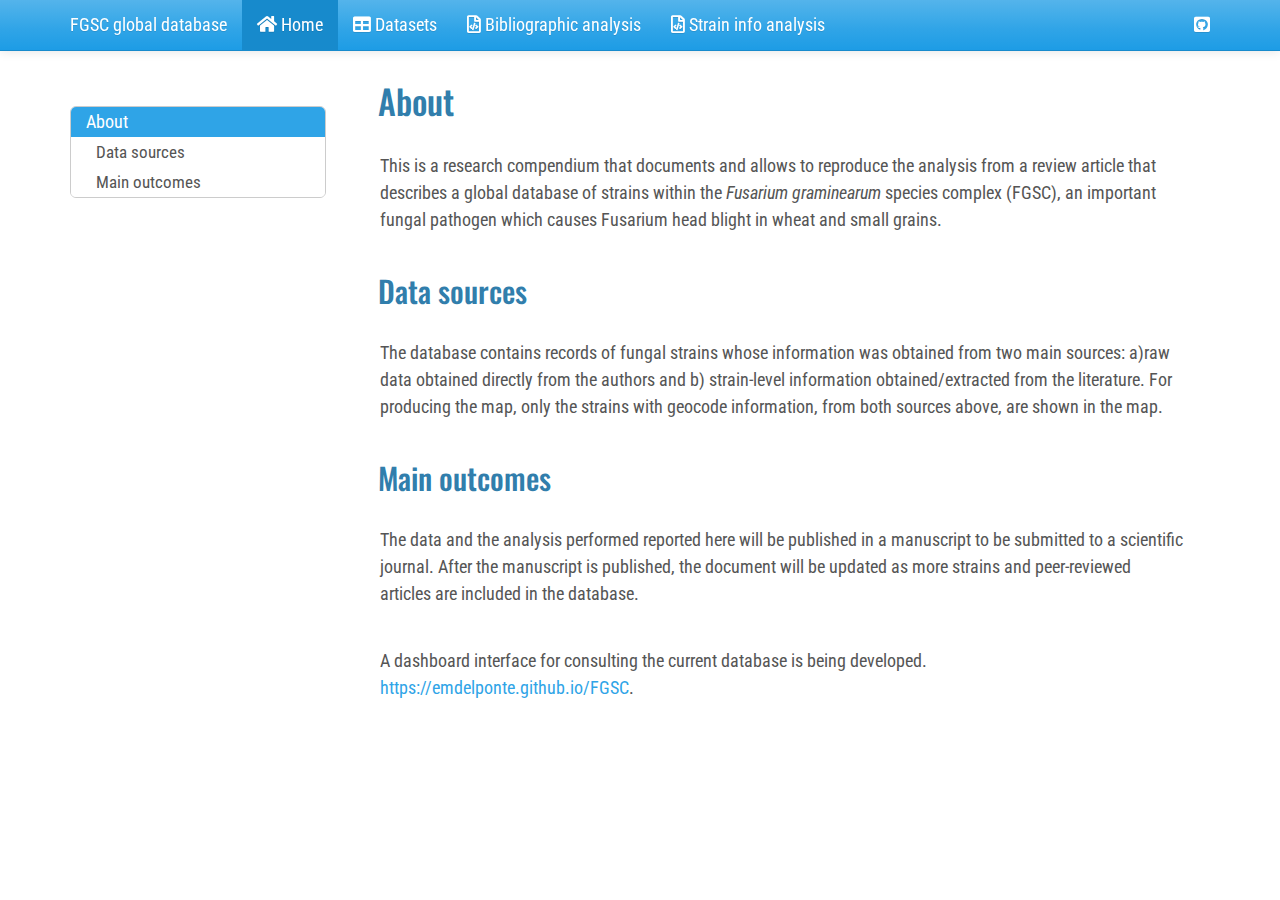
<file: index.html>
<!DOCTYPE html>

<html>

<head>

<meta charset="utf-8" />
<meta name="generator" content="pandoc" />
<meta http-equiv="X-UA-Compatible" content="IE=EDGE" />




<title>index.utf8</title>

<script src="site_libs/header-attrs-2.5/header-attrs.js"></script>
<script src="site_libs/jquery-1.11.3/jquery.min.js"></script>
<meta name="viewport" content="width=device-width, initial-scale=1" />
<link href="site_libs/bootstrap-3.3.5/css/cerulean.min.css" rel="stylesheet" />
<script src="site_libs/bootstrap-3.3.5/js/bootstrap.min.js"></script>
<script src="site_libs/bootstrap-3.3.5/shim/html5shiv.min.js"></script>
<script src="site_libs/bootstrap-3.3.5/shim/respond.min.js"></script>
<script src="site_libs/jqueryui-1.11.4/jquery-ui.min.js"></script>
<link href="site_libs/tocify-1.9.1/jquery.tocify.css" rel="stylesheet" />
<script src="site_libs/tocify-1.9.1/jquery.tocify.js"></script>
<script src="site_libs/navigation-1.1/tabsets.js"></script>
<link href="site_libs/highlightjs-9.12.0/default.css" rel="stylesheet" />
<script src="site_libs/highlightjs-9.12.0/highlight.js"></script>
<link href="site_libs/anchor-sections-1.0/anchor-sections.css" rel="stylesheet" />
<script src="site_libs/anchor-sections-1.0/anchor-sections.js"></script>
<link href="site_libs/font-awesome-5.1.0/css/all.css" rel="stylesheet" />
<link href="site_libs/font-awesome-5.1.0/css/v4-shims.css" rel="stylesheet" />

<style type="text/css">
  code{white-space: pre-wrap;}
  span.smallcaps{font-variant: small-caps;}
  span.underline{text-decoration: underline;}
  div.column{display: inline-block; vertical-align: top; width: 50%;}
  div.hanging-indent{margin-left: 1.5em; text-indent: -1.5em;}
  ul.task-list{list-style: none;}
    </style>

<style type="text/css">code{white-space: pre;}</style>
<style type="text/css">
  pre:not([class]) {
    background-color: white;
  }
</style>
<script type="text/javascript">
if (window.hljs) {
  hljs.configure({languages: []});
  hljs.initHighlightingOnLoad();
  if (document.readyState && document.readyState === "complete") {
    window.setTimeout(function() { hljs.initHighlighting(); }, 0);
  }
}
</script>



<style type="text/css">
h1 {
  font-size: 34px;
}
h1.title {
  font-size: 38px;
}
h2 {
  font-size: 30px;
}
h3 {
  font-size: 24px;
}
h4 {
  font-size: 18px;
}
h5 {
  font-size: 16px;
}
h6 {
  font-size: 12px;
}
.table th:not([align]) {
  text-align: left;
}
</style>

<link rel="stylesheet" href="style.css" type="text/css" />



<style type = "text/css">
.main-container {
  max-width: 940px;
  margin-left: auto;
  margin-right: auto;
}
code {
  color: inherit;
  background-color: rgba(0, 0, 0, 0.04);
}
img {
  max-width:100%;
}
.tabbed-pane {
  padding-top: 12px;
}
.html-widget {
  margin-bottom: 20px;
}
button.code-folding-btn:focus {
  outline: none;
}
summary {
  display: list-item;
}
</style>


<style type="text/css">
/* padding for bootstrap navbar */
body {
  padding-top: 51px;
  padding-bottom: 40px;
}
/* offset scroll position for anchor links (for fixed navbar)  */
.section h1 {
  padding-top: 56px;
  margin-top: -56px;
}
.section h2 {
  padding-top: 56px;
  margin-top: -56px;
}
.section h3 {
  padding-top: 56px;
  margin-top: -56px;
}
.section h4 {
  padding-top: 56px;
  margin-top: -56px;
}
.section h5 {
  padding-top: 56px;
  margin-top: -56px;
}
.section h6 {
  padding-top: 56px;
  margin-top: -56px;
}
.dropdown-submenu {
  position: relative;
}
.dropdown-submenu>.dropdown-menu {
  top: 0;
  left: 100%;
  margin-top: -6px;
  margin-left: -1px;
  border-radius: 0 6px 6px 6px;
}
.dropdown-submenu:hover>.dropdown-menu {
  display: block;
}
.dropdown-submenu>a:after {
  display: block;
  content: " ";
  float: right;
  width: 0;
  height: 0;
  border-color: transparent;
  border-style: solid;
  border-width: 5px 0 5px 5px;
  border-left-color: #cccccc;
  margin-top: 5px;
  margin-right: -10px;
}
.dropdown-submenu:hover>a:after {
  border-left-color: #ffffff;
}
.dropdown-submenu.pull-left {
  float: none;
}
.dropdown-submenu.pull-left>.dropdown-menu {
  left: -100%;
  margin-left: 10px;
  border-radius: 6px 0 6px 6px;
}
</style>

<script>
// manage active state of menu based on current page
$(document).ready(function () {
  // active menu anchor
  href = window.location.pathname
  href = href.substr(href.lastIndexOf('/') + 1)
  if (href === "")
    href = "index.html";
  var menuAnchor = $('a[href="' + href + '"]');

  // mark it active
  menuAnchor.parent().addClass('active');

  // if it's got a parent navbar menu mark it active as well
  menuAnchor.closest('li.dropdown').addClass('active');
});
</script>

<!-- tabsets -->

<style type="text/css">
.tabset-dropdown > .nav-tabs {
  display: inline-table;
  max-height: 500px;
  min-height: 44px;
  overflow-y: auto;
  background: white;
  border: 1px solid #ddd;
  border-radius: 4px;
}

.tabset-dropdown > .nav-tabs > li.active:before {
  content: "";
  font-family: 'Glyphicons Halflings';
  display: inline-block;
  padding: 10px;
  border-right: 1px solid #ddd;
}

.tabset-dropdown > .nav-tabs.nav-tabs-open > li.active:before {
  content: "&#xe258;";
  border: none;
}

.tabset-dropdown > .nav-tabs.nav-tabs-open:before {
  content: "";
  font-family: 'Glyphicons Halflings';
  display: inline-block;
  padding: 10px;
  border-right: 1px solid #ddd;
}

.tabset-dropdown > .nav-tabs > li.active {
  display: block;
}

.tabset-dropdown > .nav-tabs > li > a,
.tabset-dropdown > .nav-tabs > li > a:focus,
.tabset-dropdown > .nav-tabs > li > a:hover {
  border: none;
  display: inline-block;
  border-radius: 4px;
  background-color: transparent;
}

.tabset-dropdown > .nav-tabs.nav-tabs-open > li {
  display: block;
  float: none;
}

.tabset-dropdown > .nav-tabs > li {
  display: none;
}
</style>

<!-- code folding -->



<style type="text/css">

#TOC {
  margin: 25px 0px 20px 0px;
}
@media (max-width: 768px) {
#TOC {
  position: relative;
  width: 100%;
}
}

@media print {
.toc-content {
  /* see https://github.com/w3c/csswg-drafts/issues/4434 */
  float: right;
}
}

.toc-content {
  padding-left: 30px;
  padding-right: 40px;
}

div.main-container {
  max-width: 1200px;
}

div.tocify {
  width: 20%;
  max-width: 260px;
  max-height: 85%;
}

@media (min-width: 768px) and (max-width: 991px) {
  div.tocify {
    width: 25%;
  }
}

@media (max-width: 767px) {
  div.tocify {
    width: 100%;
    max-width: none;
  }
}

.tocify ul, .tocify li {
  line-height: 20px;
}

.tocify-subheader .tocify-item {
  font-size: 0.90em;
}

.tocify .list-group-item {
  border-radius: 0px;
}

.tocify-subheader {
  display: inline;
}
.tocify-subheader .tocify-item {
  font-size: 0.95em;
}

</style>



</head>

<body>


<div class="container-fluid main-container">


<!-- setup 3col/9col grid for toc_float and main content  -->
<div class="row-fluid">
<div class="col-xs-12 col-sm-4 col-md-3">
<div id="TOC" class="tocify">
</div>
</div>

<div class="toc-content col-xs-12 col-sm-8 col-md-9">




<div class="navbar navbar-default  navbar-fixed-top" role="navigation">
  <div class="container">
    <div class="navbar-header">
      <button type="button" class="navbar-toggle collapsed" data-toggle="collapse" data-target="#navbar">
        <span class="icon-bar"></span>
        <span class="icon-bar"></span>
        <span class="icon-bar"></span>
      </button>
      <a class="navbar-brand" href="index.html">FGSC global database</a>
    </div>
    <div id="navbar" class="navbar-collapse collapse">
      <ul class="nav navbar-nav">
        <li>
  <a href="index.html">
    <span class="fa fa fa fa-home"></span>
     
    Home
  </a>
</li>
<li>
  <a href="data.html">
    <span class="fa fa fa fa-table"></span>
     
    Datasets
  </a>
</li>
<li>
  <a href="code.html">
    <span class="fa fa fa fa-file-code-o"></span>
     
    Bibliographic analysis
  </a>
</li>
<li>
  <a href="code2.html">
    <span class="fa fa fa fa-file-code-o"></span>
     
    Strain info analysis
  </a>
</li>
      </ul>
      <ul class="nav navbar-nav navbar-right">
        <li>
  <a href="https://github.com/emdelponte/paper-FHB-Brazil-meta-analysis">
    <span class="fa fa-github-square"></span>
     
  </a>
</li>
      </ul>
    </div><!--/.nav-collapse -->
  </div><!--/.container -->
</div><!--/.navbar -->

<div class="fluid-row" id="header">




</div>


<div id="about" class="section level1">
<h1>About</h1>
<p>This is a research compendium that documents and allows to reproduce the analysis from a review article that describes a global database of strains within the <em>Fusarium graminearum</em> species complex (FGSC), an important fungal pathogen which causes Fusarium head blight in wheat and small grains.</p>
<div id="data-sources" class="section level2">
<h2>Data sources</h2>
<p>The database contains records of fungal strains whose information was obtained from two main sources: a)raw data obtained directly from the authors and b) strain-level information obtained/extracted from the literature. For producing the map, only the strains with geocode information, from both sources above, are shown in the map.</p>
</div>
<div id="main-outcomes" class="section level2">
<h2>Main outcomes</h2>
<p>The data and the analysis performed reported here will be published in a manuscript to be submitted to a scientific journal. After the manuscript is published, the document will be updated as more strains and peer-reviewed articles are included in the database.</p>
<p>A dashboard interface for consulting the current database is being developed. <a href="https://emdelponte.github.io/FGSC">https://emdelponte.github.io/FGSC</a>.</p>
</div>
</div>



</div>
</div>

</div>

<script>

// add bootstrap table styles to pandoc tables
function bootstrapStylePandocTables() {
  $('tr.odd').parent('tbody').parent('table').addClass('table table-condensed');
}
$(document).ready(function () {
  bootstrapStylePandocTables();
});


</script>

<!-- tabsets -->

<script>
$(document).ready(function () {
  window.buildTabsets("TOC");
});

$(document).ready(function () {
  $('.tabset-dropdown > .nav-tabs > li').click(function () {
    $(this).parent().toggleClass('nav-tabs-open')
  });
});
</script>

<!-- code folding -->

<script>
$(document).ready(function ()  {

    // move toc-ignore selectors from section div to header
    $('div.section.toc-ignore')
        .removeClass('toc-ignore')
        .children('h1,h2,h3,h4,h5').addClass('toc-ignore');

    // establish options
    var options = {
      selectors: "h1,h2,h3",
      theme: "bootstrap3",
      context: '.toc-content',
      hashGenerator: function (text) {
        return text.replace(/[.\\/?&!#<>]/g, '').replace(/\s/g, '_');
      },
      ignoreSelector: ".toc-ignore",
      scrollTo: 0
    };
    options.showAndHide = false;
    options.smoothScroll = false;

    // tocify
    var toc = $("#TOC").tocify(options).data("toc-tocify");
});
</script>

<!-- dynamically load mathjax for compatibility with self-contained -->
<script>
  (function () {
    var script = document.createElement("script");
    script.type = "text/javascript";
    script.src  = "https://mathjax.rstudio.com/latest/MathJax.js?config=TeX-AMS-MML_HTMLorMML";
    document.getElementsByTagName("head")[0].appendChild(script);
  })();
</script>

</body>
</html>
</file>
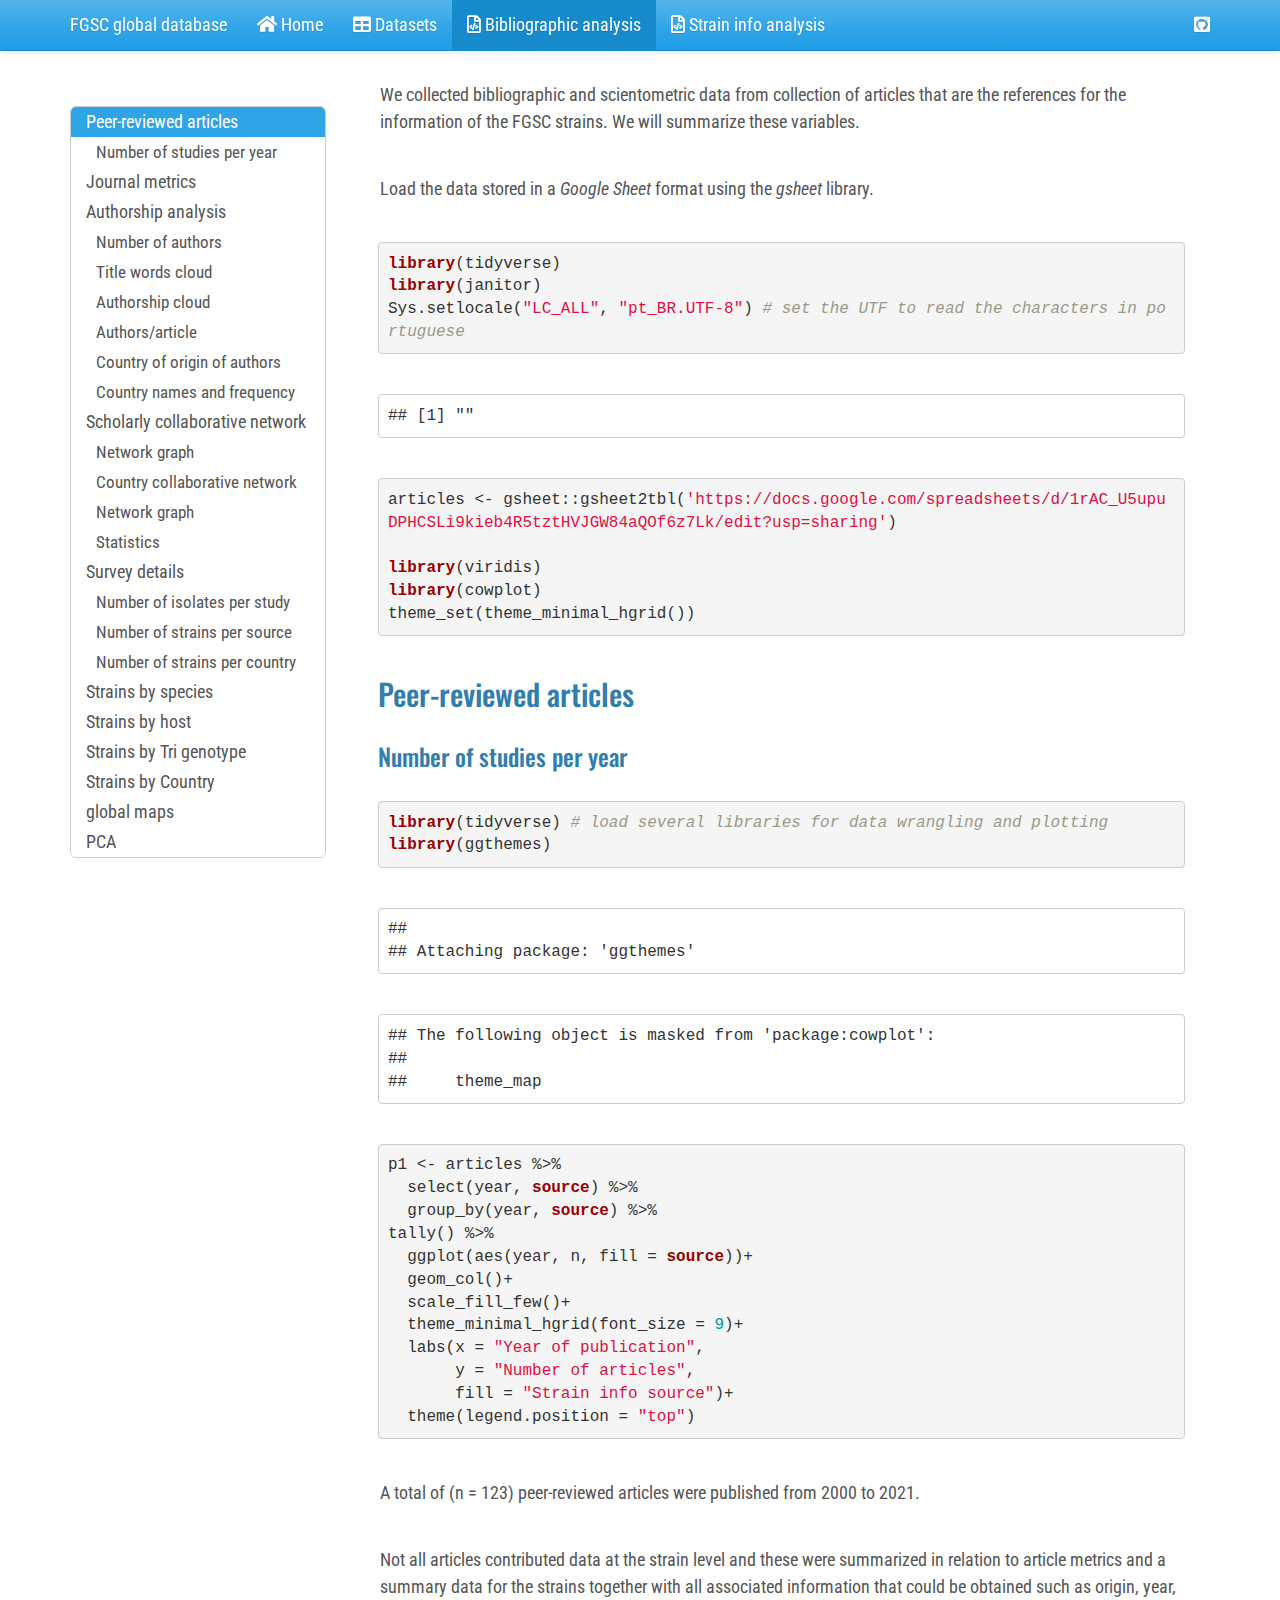
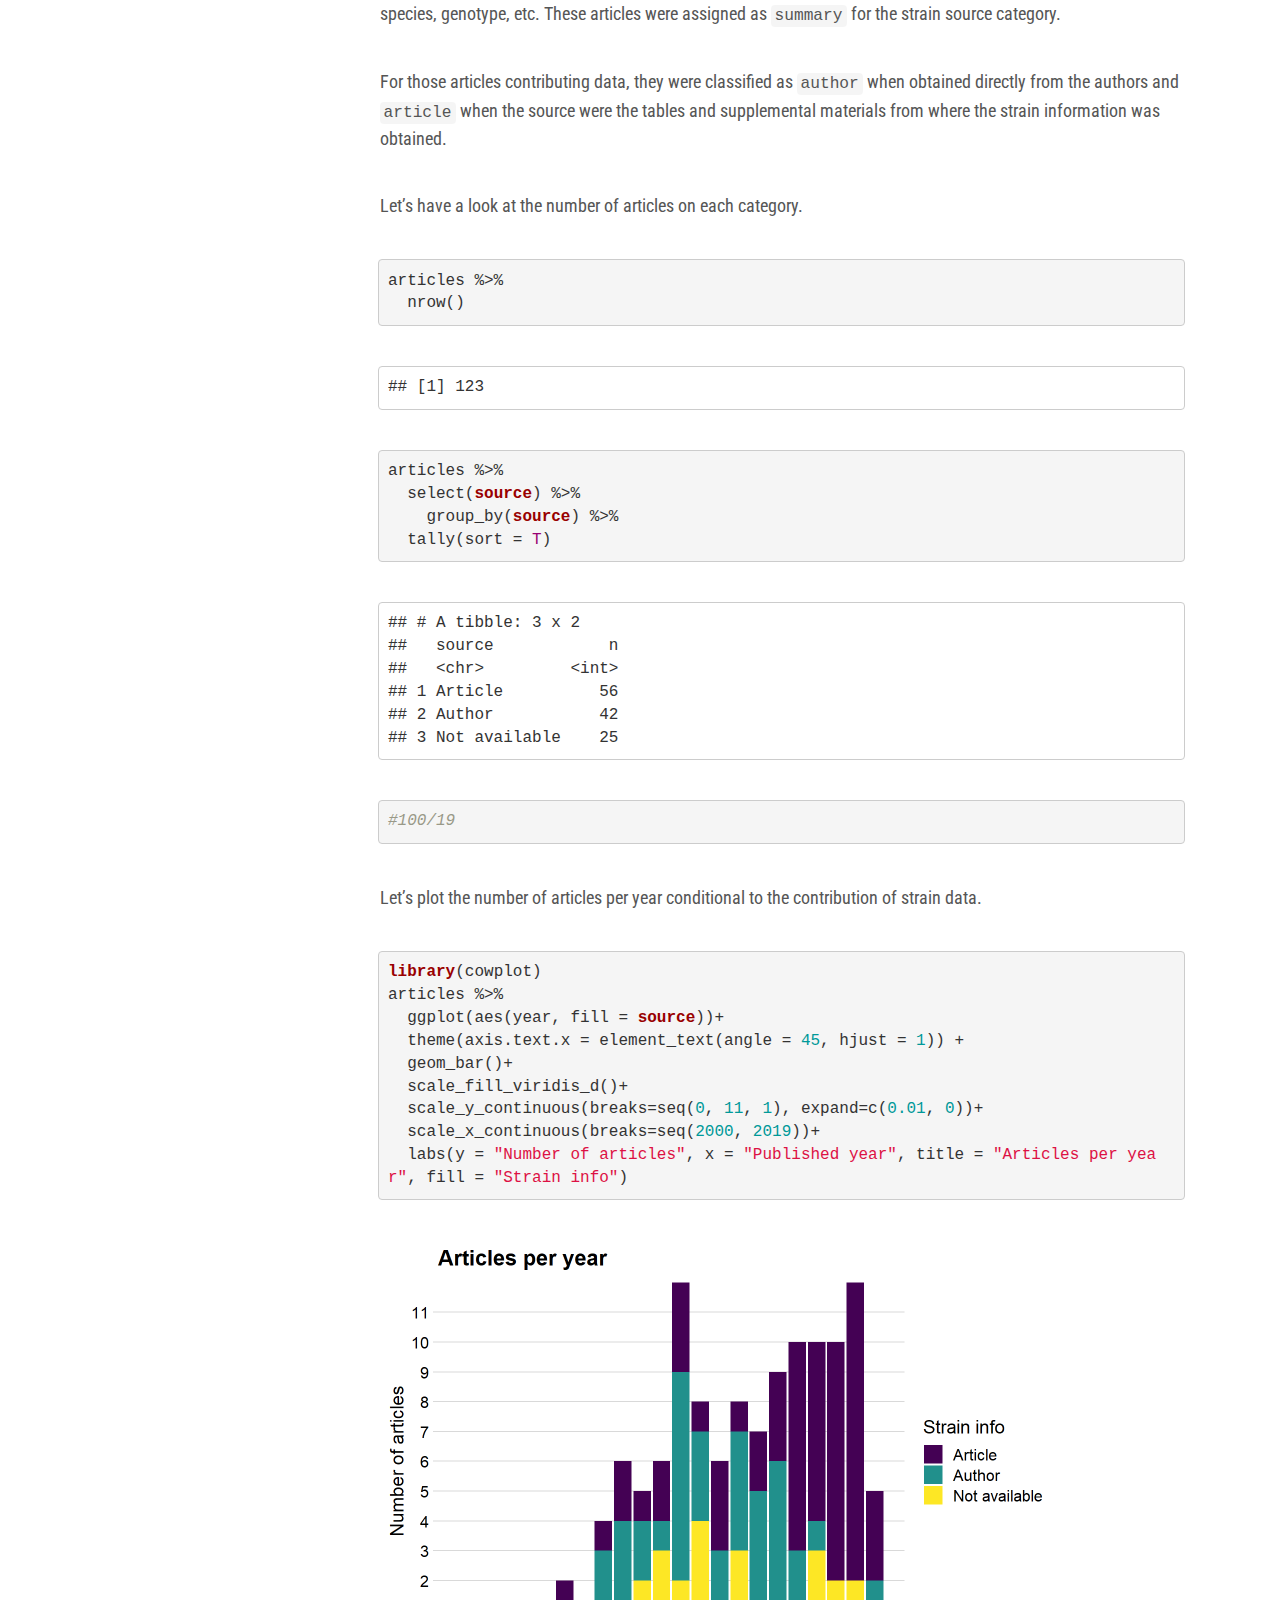
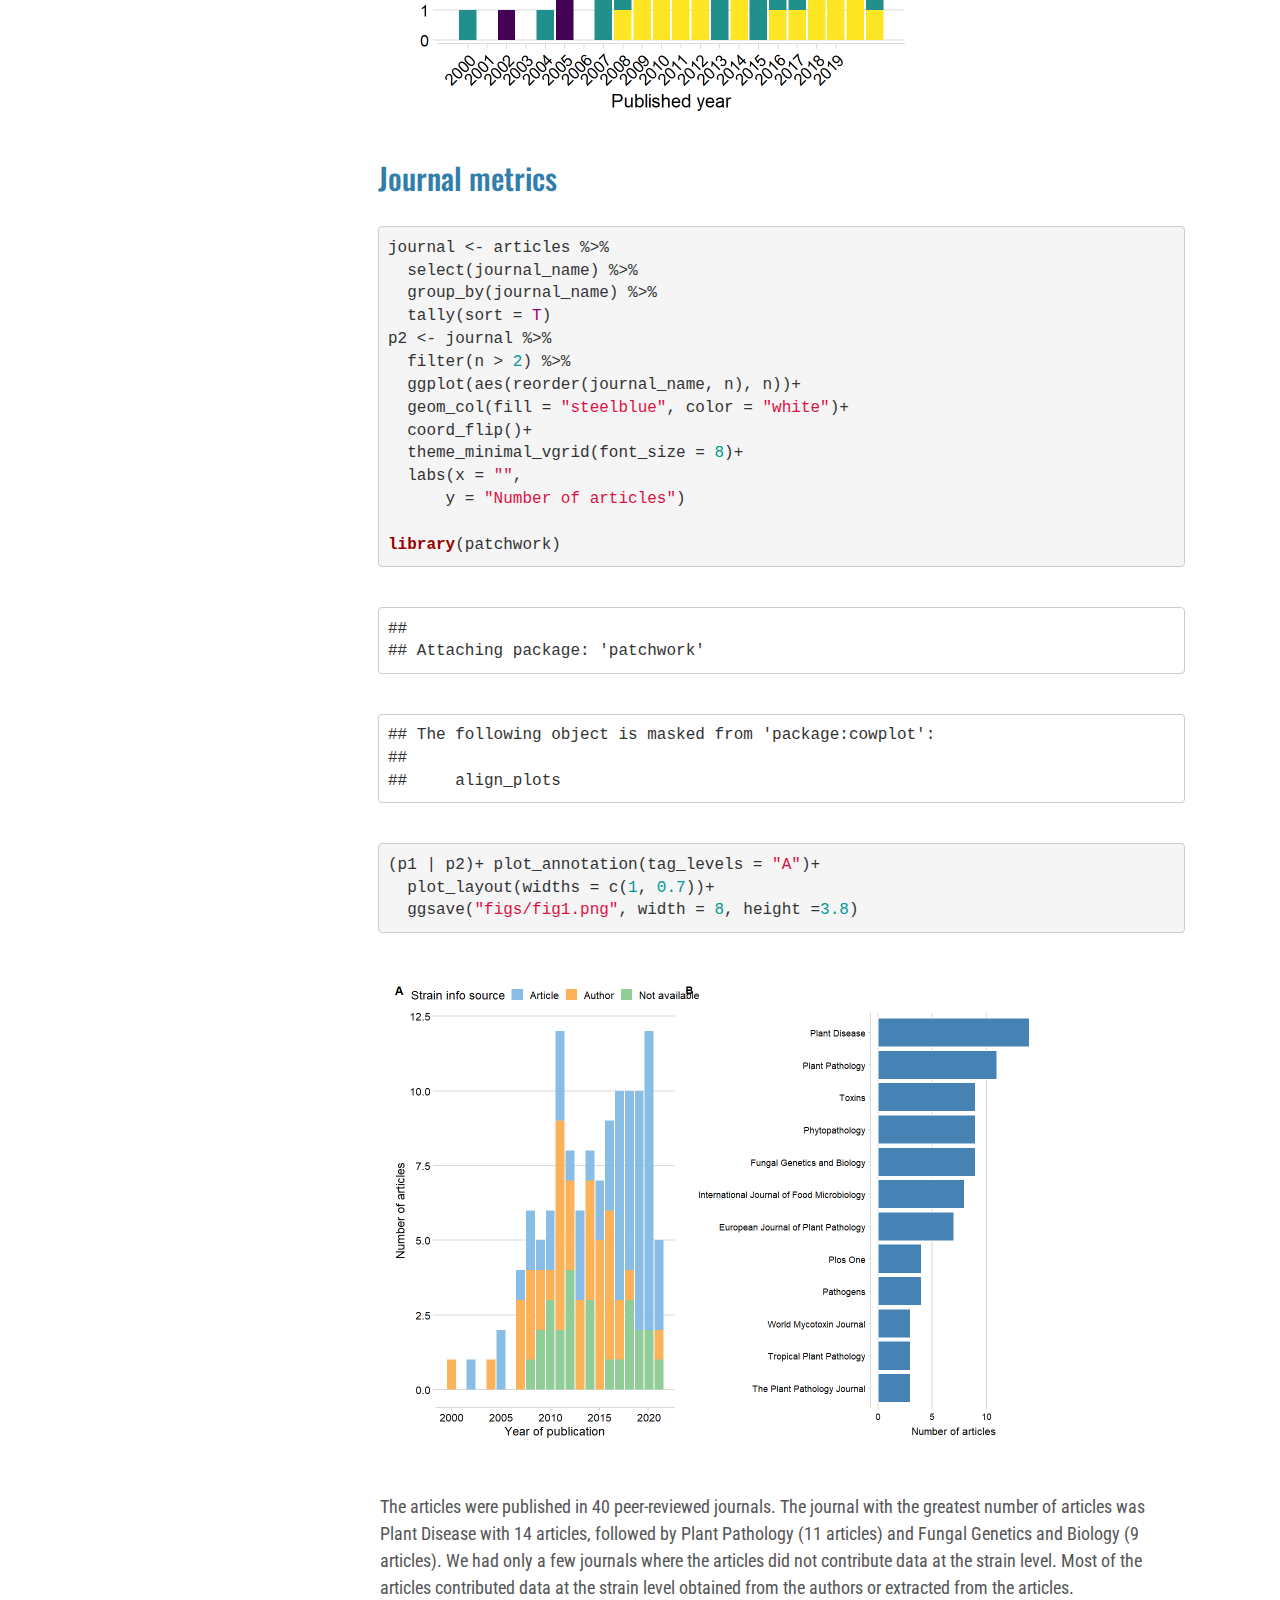
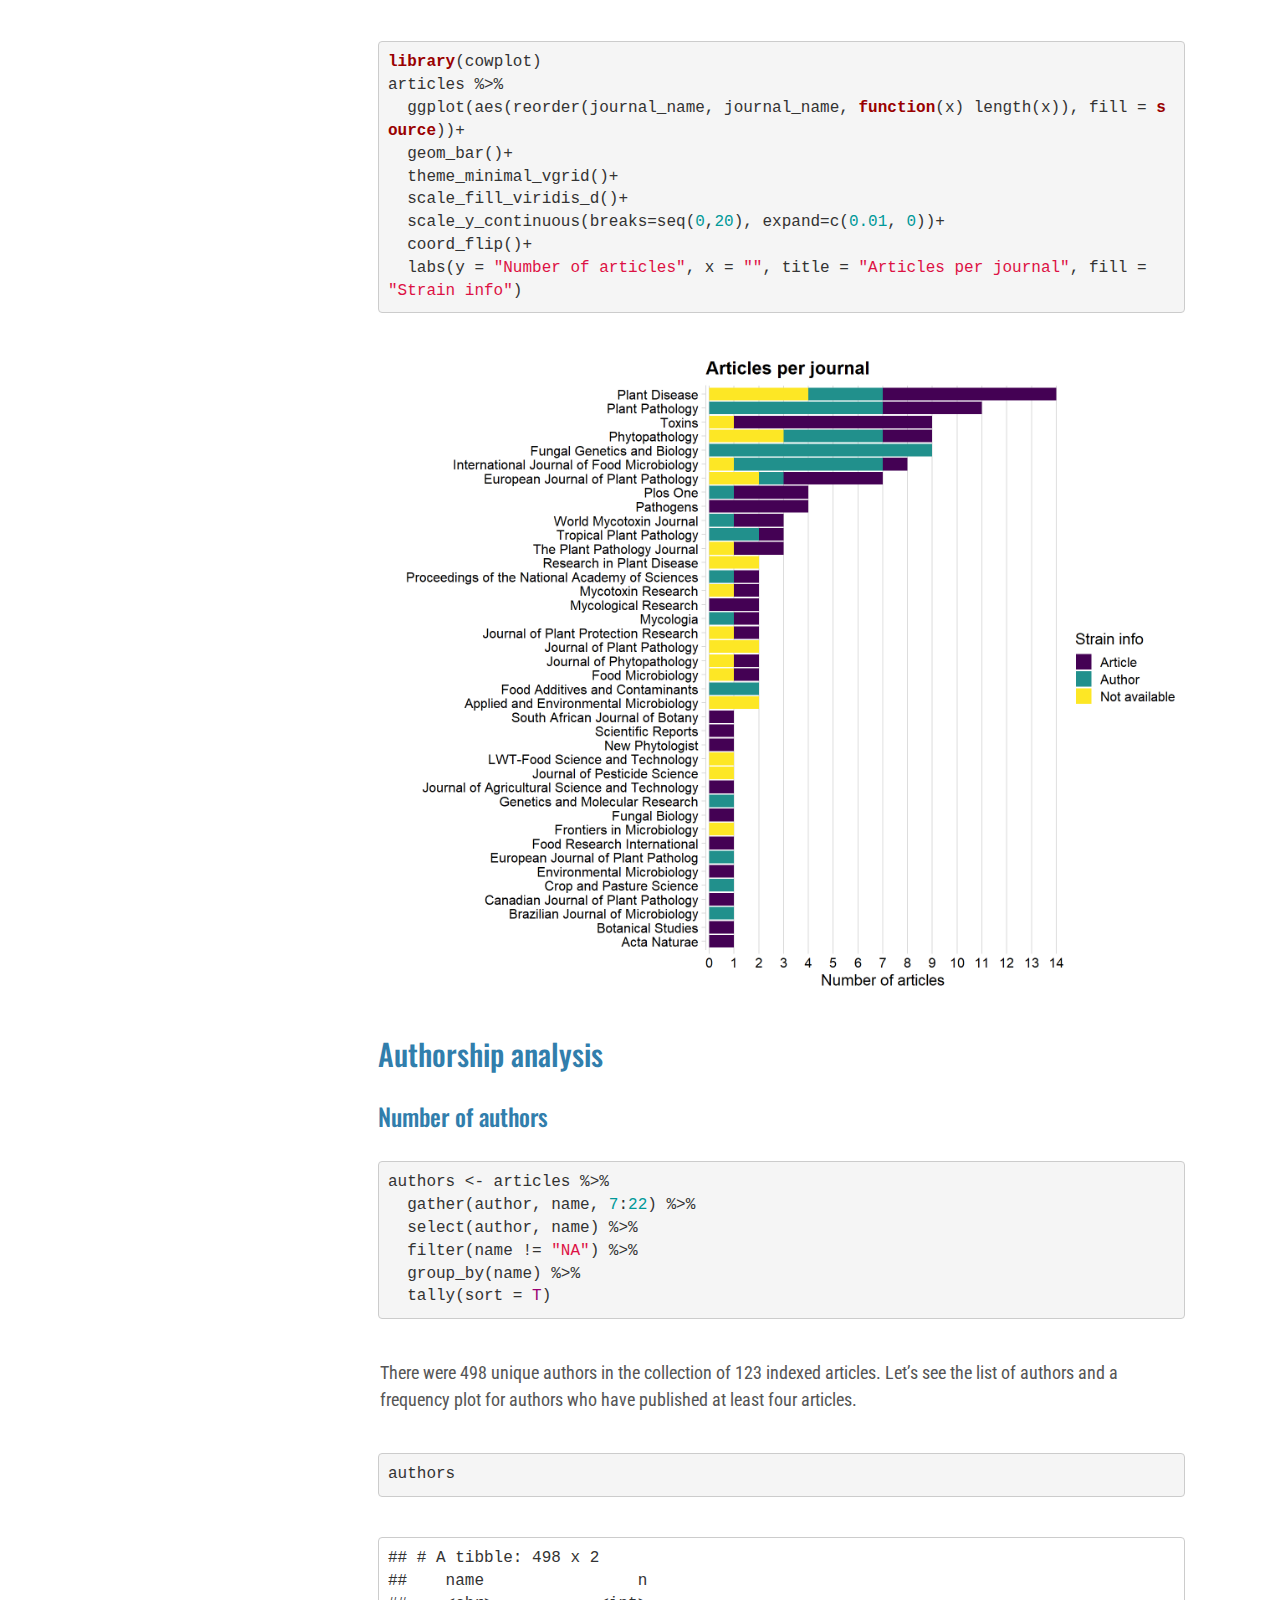
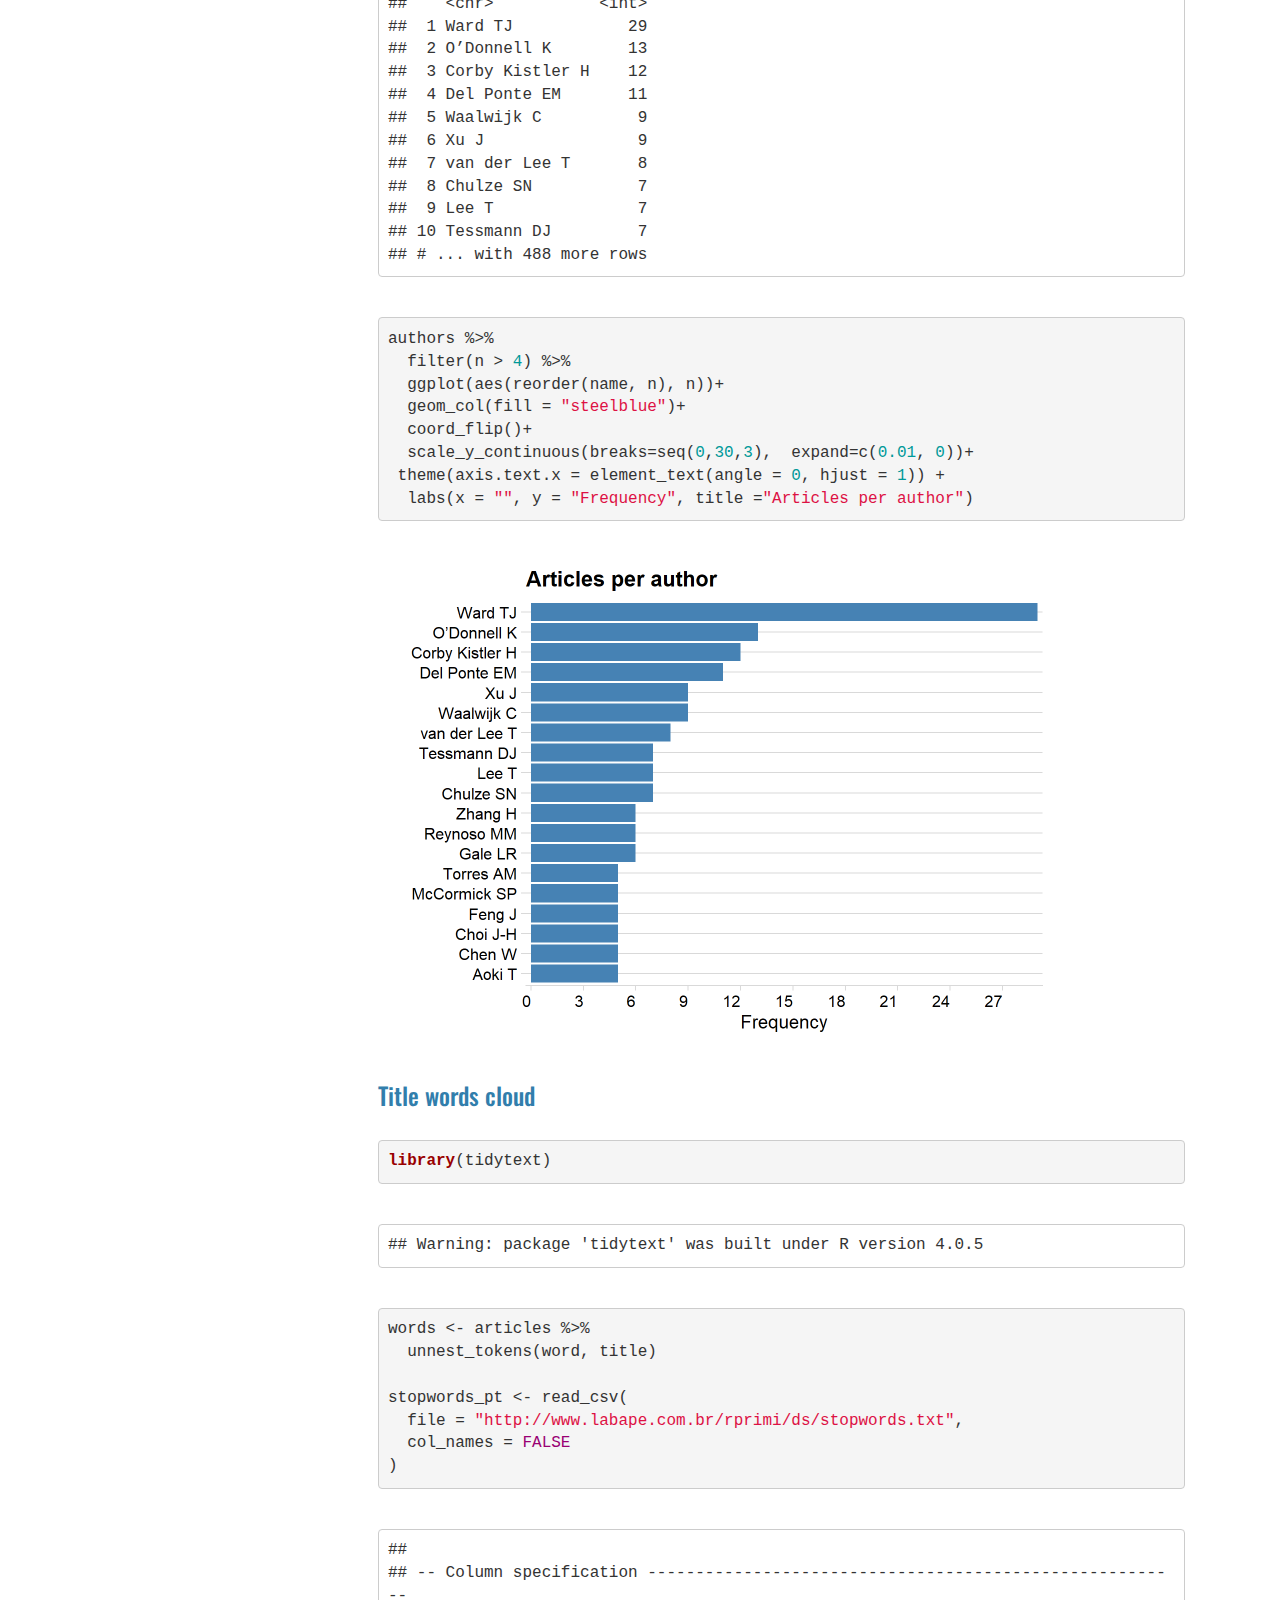
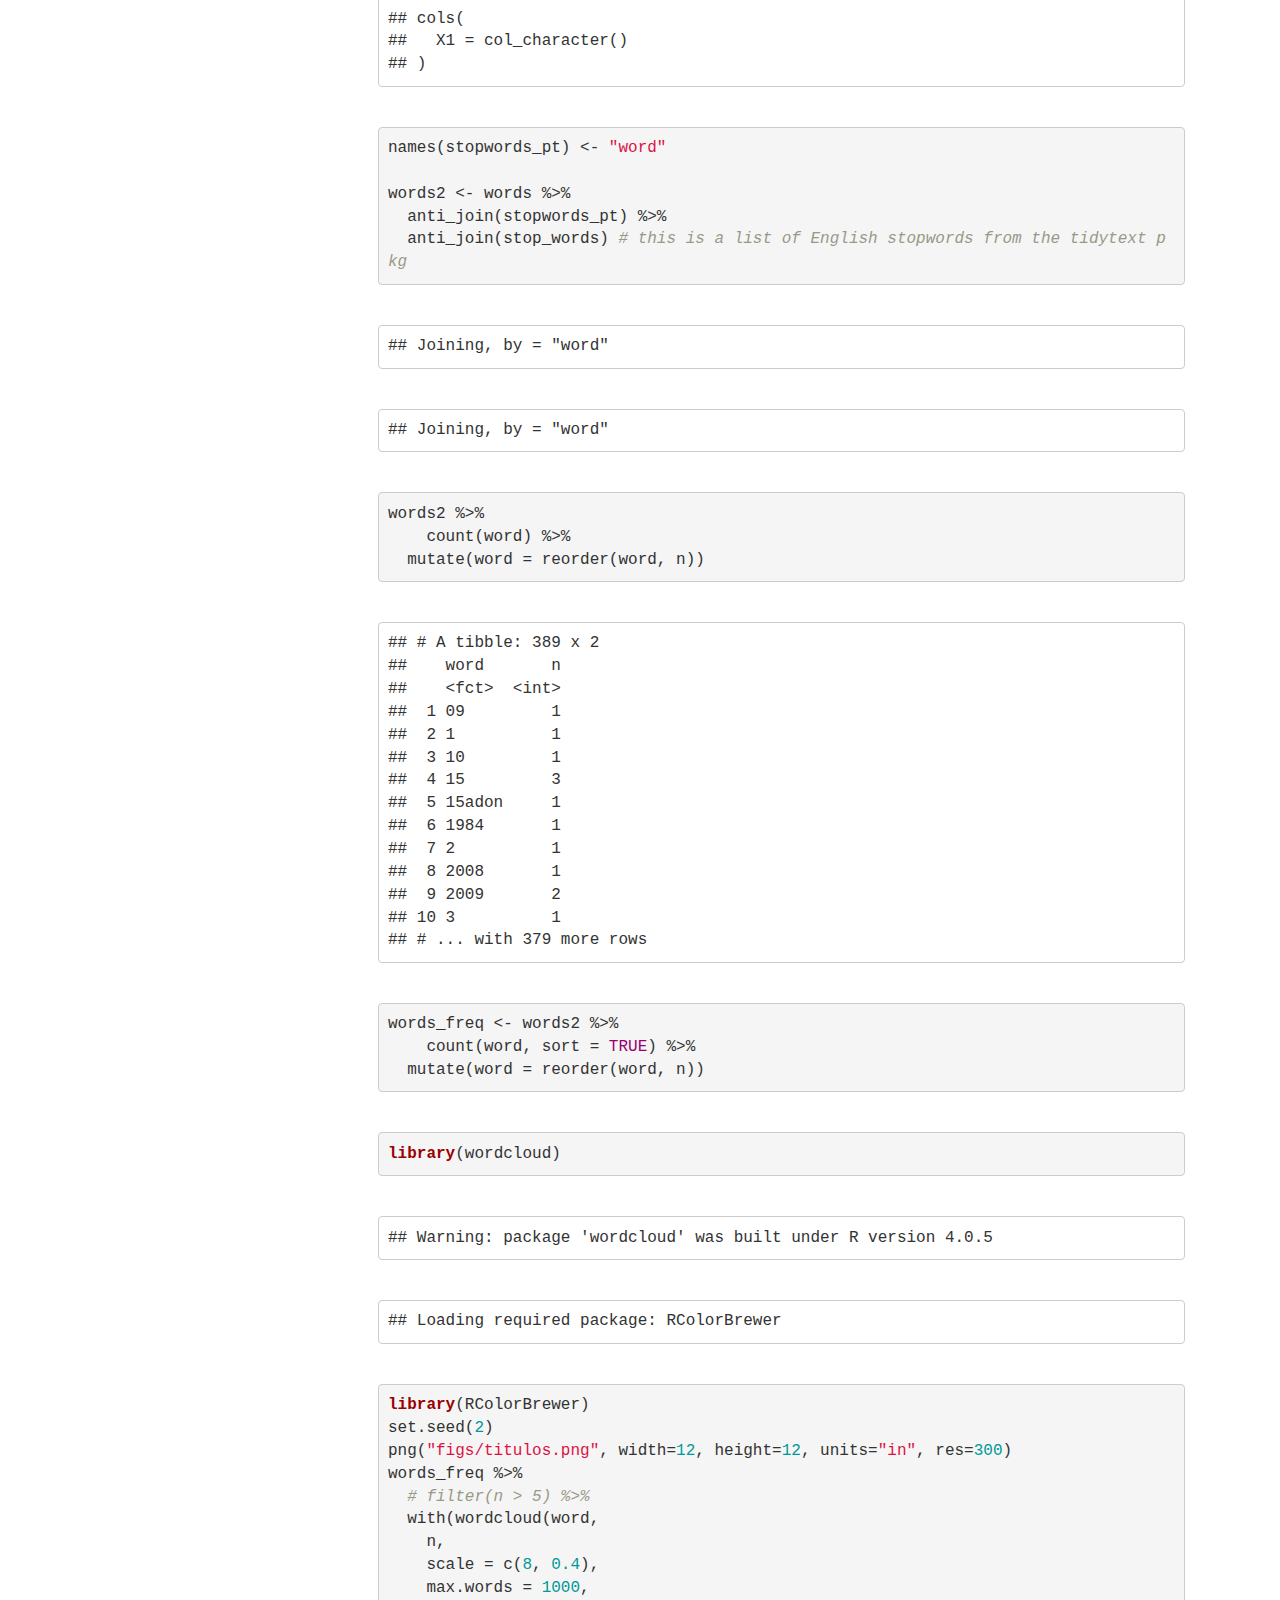
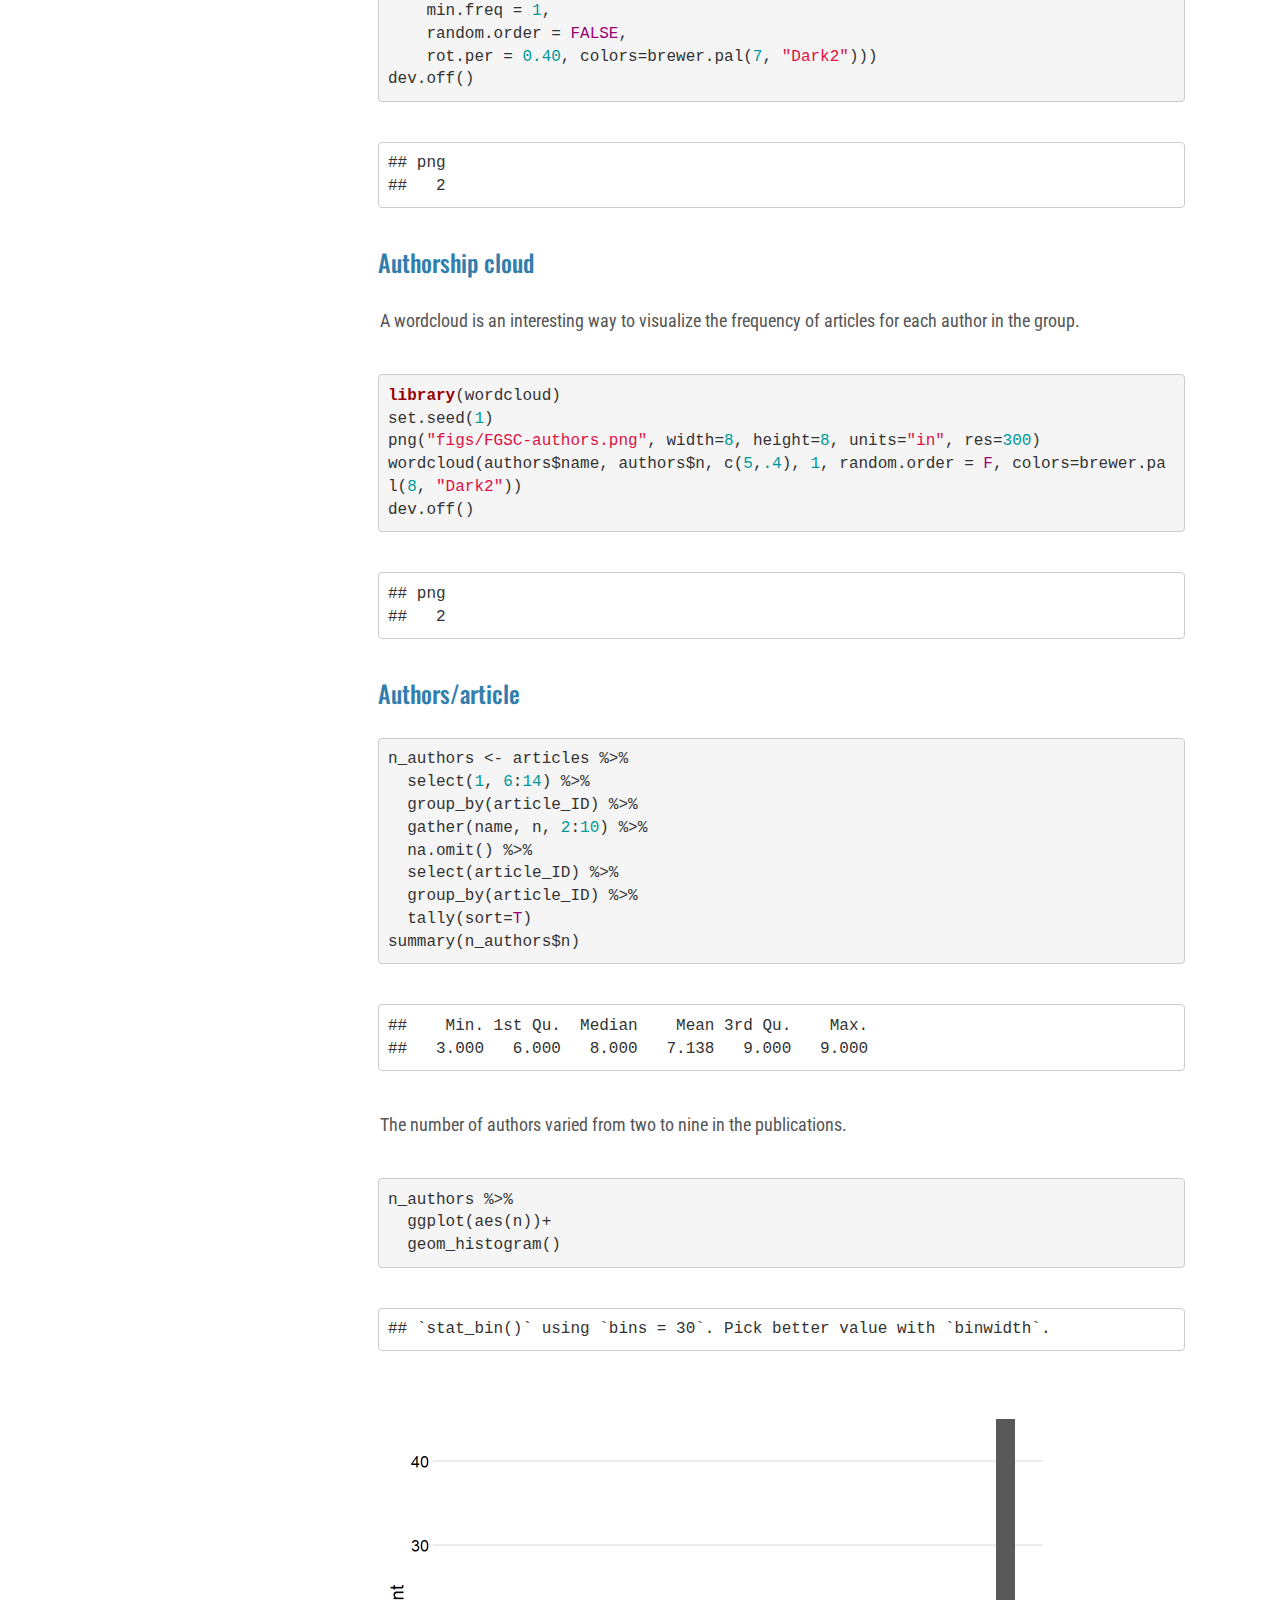
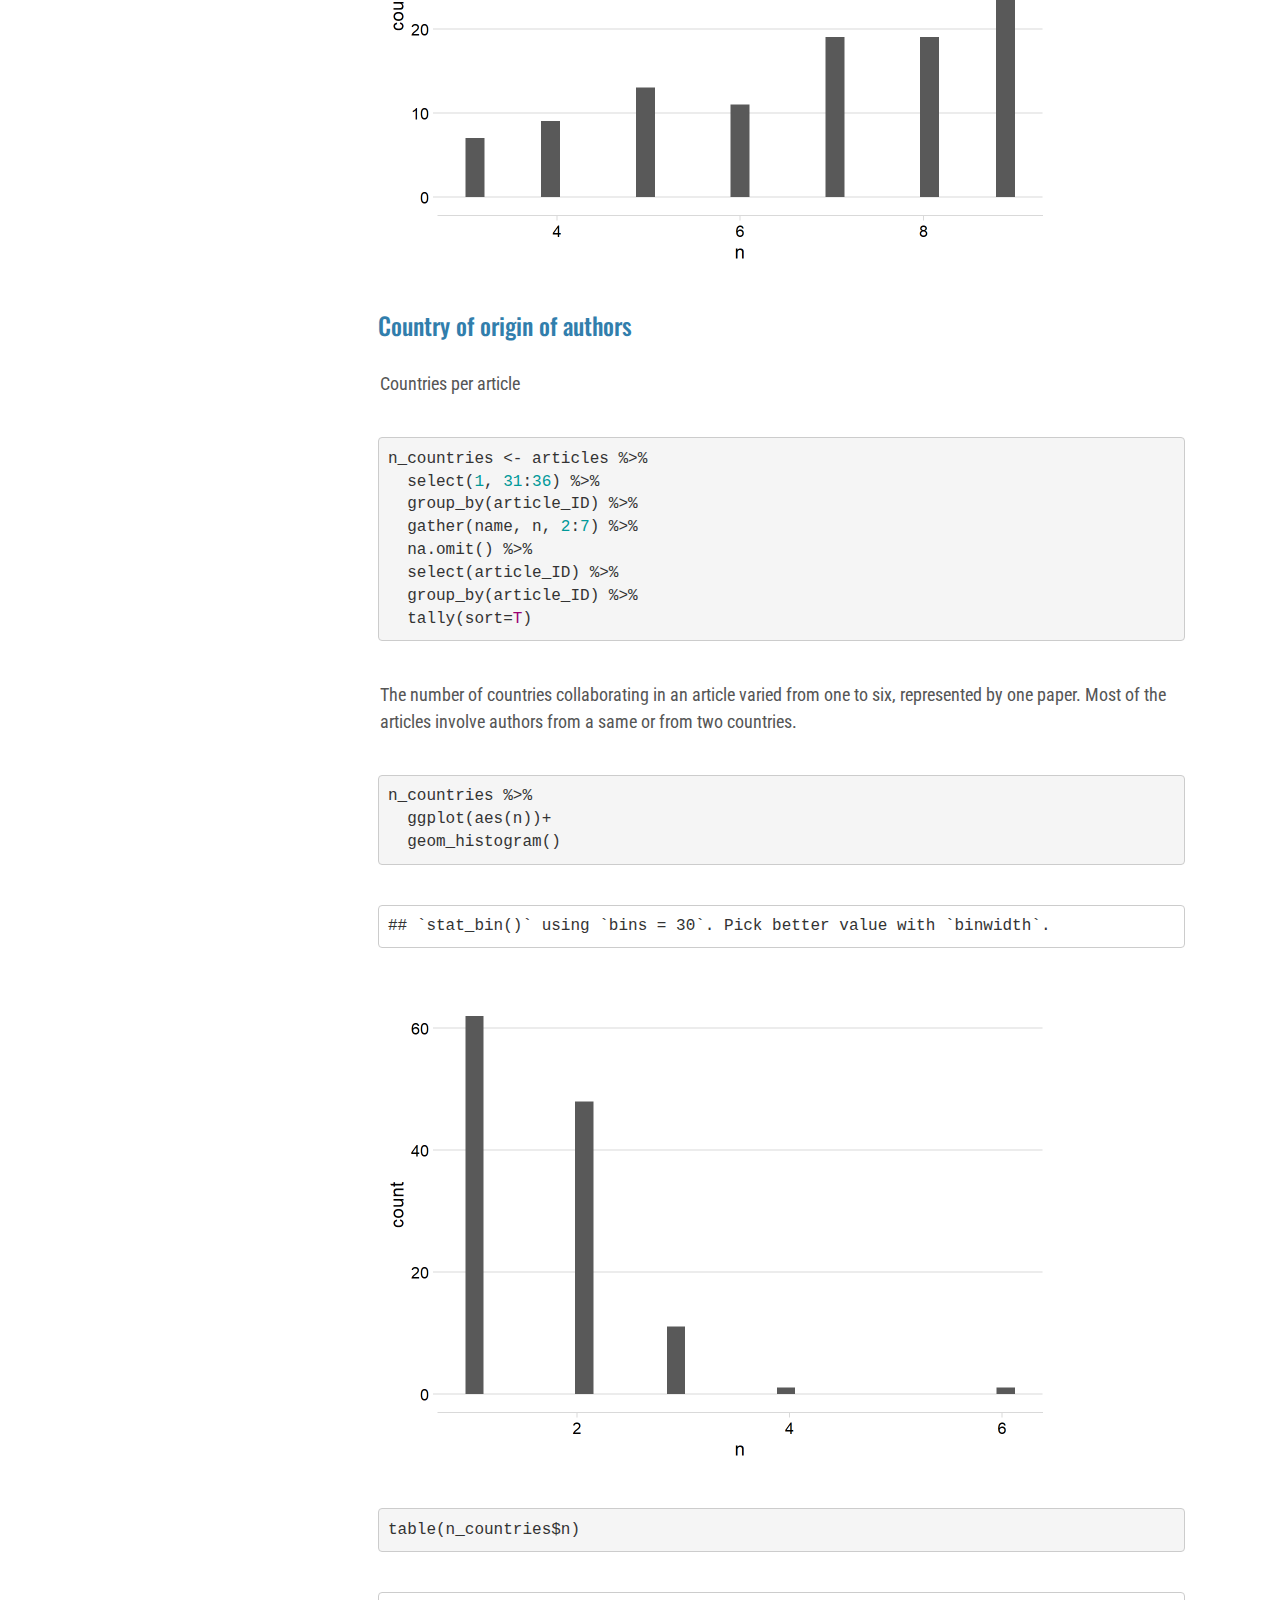
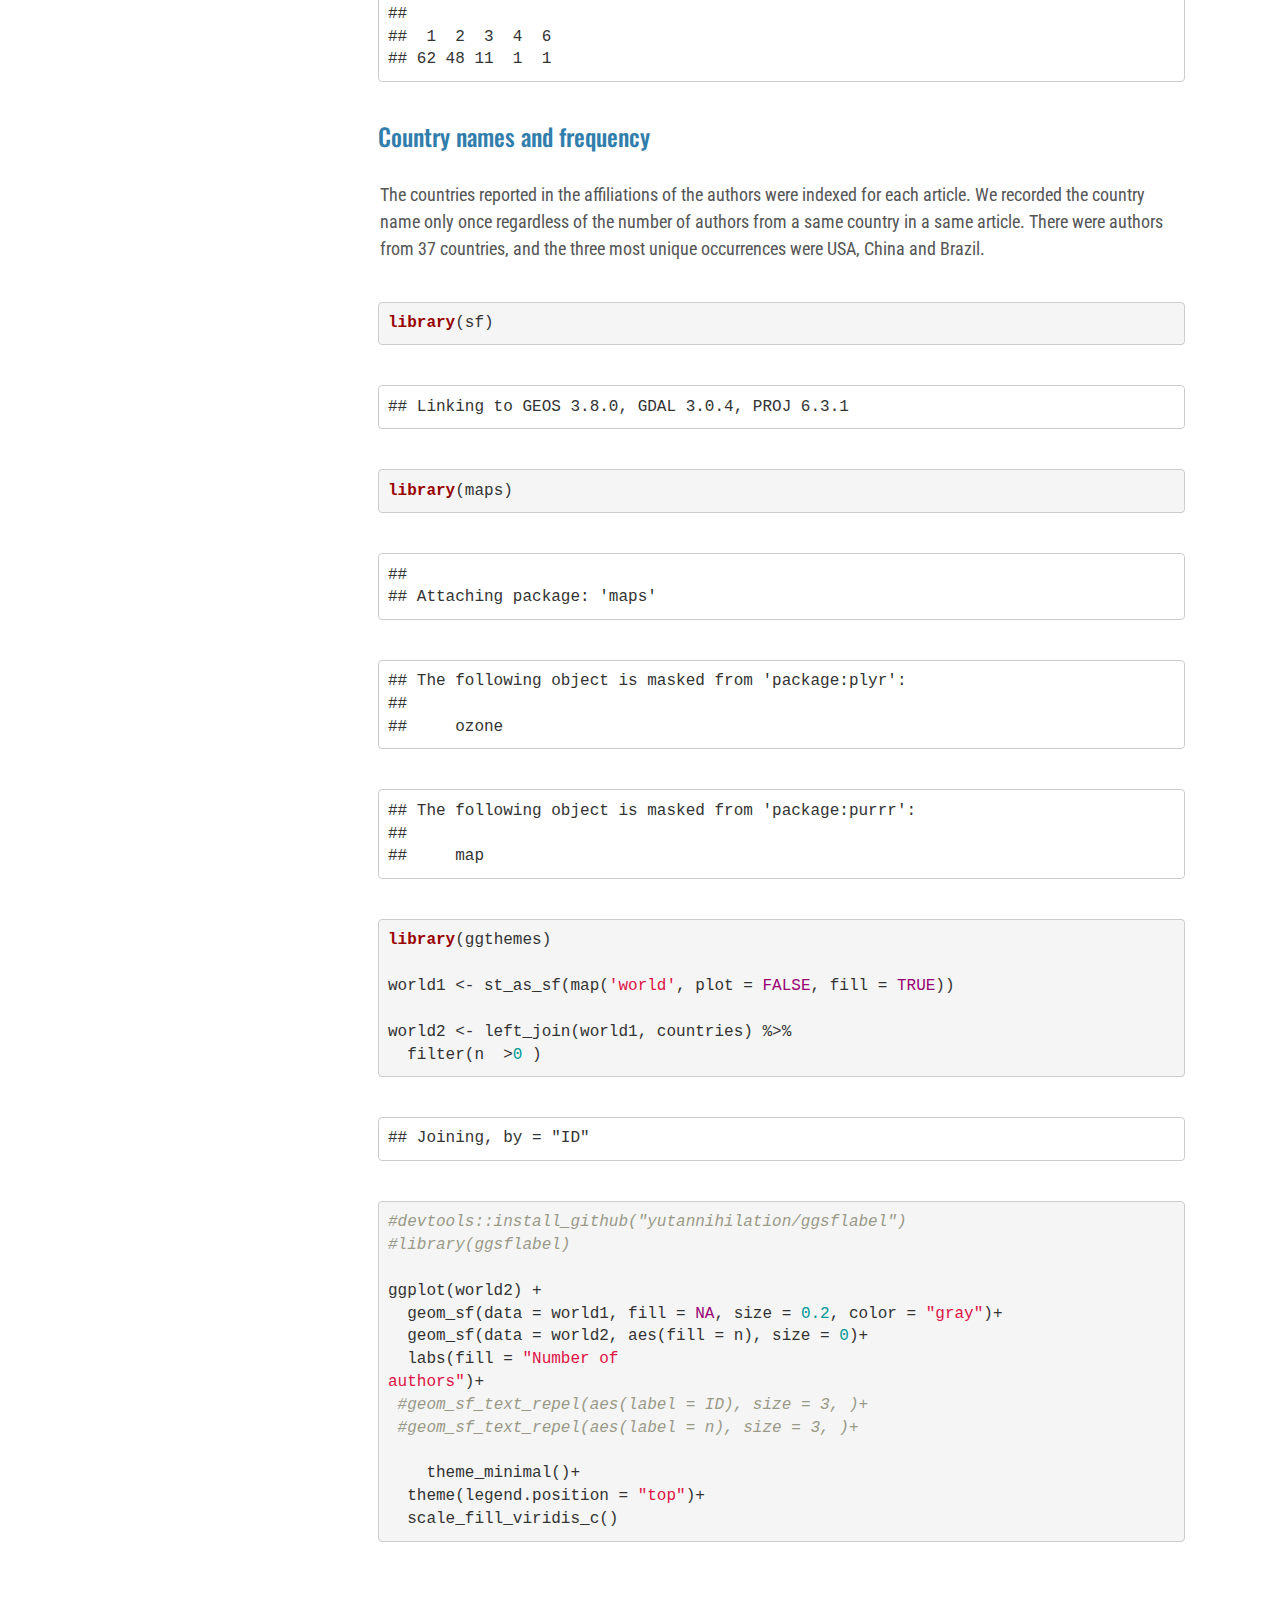
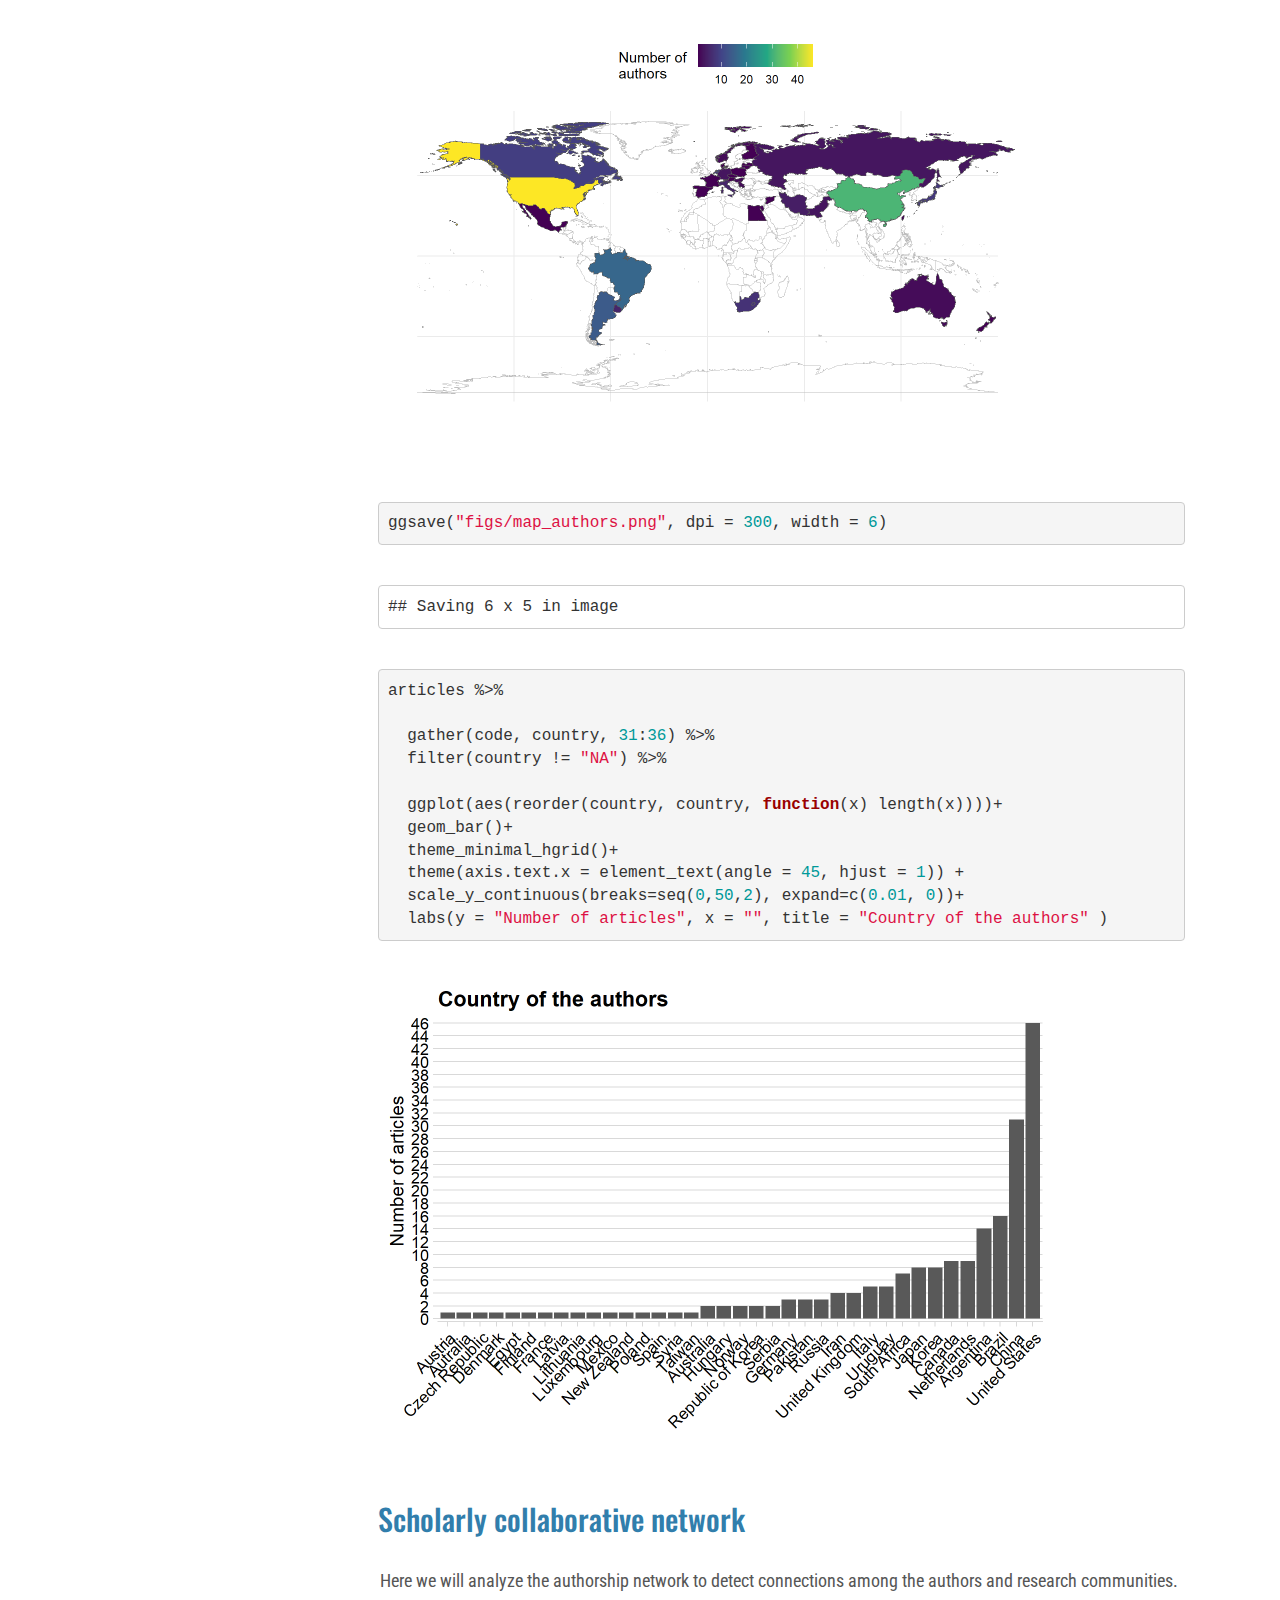
<file: code.html>
<!DOCTYPE html>

<html>

<head>

<meta charset="utf-8" />
<meta name="generator" content="pandoc" />
<meta http-equiv="X-UA-Compatible" content="IE=EDGE" />




<title>code.utf8</title>

<script src="site_libs/header-attrs-2.5/header-attrs.js"></script>
<script src="site_libs/jquery-1.11.3/jquery.min.js"></script>
<meta name="viewport" content="width=device-width, initial-scale=1" />
<link href="site_libs/bootstrap-3.3.5/css/cerulean.min.css" rel="stylesheet" />
<script src="site_libs/bootstrap-3.3.5/js/bootstrap.min.js"></script>
<script src="site_libs/bootstrap-3.3.5/shim/html5shiv.min.js"></script>
<script src="site_libs/bootstrap-3.3.5/shim/respond.min.js"></script>
<script src="site_libs/jqueryui-1.11.4/jquery-ui.min.js"></script>
<link href="site_libs/tocify-1.9.1/jquery.tocify.css" rel="stylesheet" />
<script src="site_libs/tocify-1.9.1/jquery.tocify.js"></script>
<script src="site_libs/navigation-1.1/tabsets.js"></script>
<link href="site_libs/highlightjs-9.12.0/default.css" rel="stylesheet" />
<script src="site_libs/highlightjs-9.12.0/highlight.js"></script>
<link href="site_libs/anchor-sections-1.0/anchor-sections.css" rel="stylesheet" />
<script src="site_libs/anchor-sections-1.0/anchor-sections.js"></script>
<link href="site_libs/font-awesome-5.1.0/css/all.css" rel="stylesheet" />
<link href="site_libs/font-awesome-5.1.0/css/v4-shims.css" rel="stylesheet" />

<style type="text/css">
  code{white-space: pre-wrap;}
  span.smallcaps{font-variant: small-caps;}
  span.underline{text-decoration: underline;}
  div.column{display: inline-block; vertical-align: top; width: 50%;}
  div.hanging-indent{margin-left: 1.5em; text-indent: -1.5em;}
  ul.task-list{list-style: none;}
    </style>

<style type="text/css">code{white-space: pre;}</style>
<style type="text/css">
  pre:not([class]) {
    background-color: white;
  }
</style>
<script type="text/javascript">
if (window.hljs) {
  hljs.configure({languages: []});
  hljs.initHighlightingOnLoad();
  if (document.readyState && document.readyState === "complete") {
    window.setTimeout(function() { hljs.initHighlighting(); }, 0);
  }
}
</script>



<style type="text/css">
h1 {
  font-size: 34px;
}
h1.title {
  font-size: 38px;
}
h2 {
  font-size: 30px;
}
h3 {
  font-size: 24px;
}
h4 {
  font-size: 18px;
}
h5 {
  font-size: 16px;
}
h6 {
  font-size: 12px;
}
.table th:not([align]) {
  text-align: left;
}
</style>

<link rel="stylesheet" href="style.css" type="text/css" />



<style type = "text/css">
.main-container {
  max-width: 940px;
  margin-left: auto;
  margin-right: auto;
}
code {
  color: inherit;
  background-color: rgba(0, 0, 0, 0.04);
}
img {
  max-width:100%;
}
.tabbed-pane {
  padding-top: 12px;
}
.html-widget {
  margin-bottom: 20px;
}
button.code-folding-btn:focus {
  outline: none;
}
summary {
  display: list-item;
}
</style>


<style type="text/css">
/* padding for bootstrap navbar */
body {
  padding-top: 51px;
  padding-bottom: 40px;
}
/* offset scroll position for anchor links (for fixed navbar)  */
.section h1 {
  padding-top: 56px;
  margin-top: -56px;
}
.section h2 {
  padding-top: 56px;
  margin-top: -56px;
}
.section h3 {
  padding-top: 56px;
  margin-top: -56px;
}
.section h4 {
  padding-top: 56px;
  margin-top: -56px;
}
.section h5 {
  padding-top: 56px;
  margin-top: -56px;
}
.section h6 {
  padding-top: 56px;
  margin-top: -56px;
}
.dropdown-submenu {
  position: relative;
}
.dropdown-submenu>.dropdown-menu {
  top: 0;
  left: 100%;
  margin-top: -6px;
  margin-left: -1px;
  border-radius: 0 6px 6px 6px;
}
.dropdown-submenu:hover>.dropdown-menu {
  display: block;
}
.dropdown-submenu>a:after {
  display: block;
  content: " ";
  float: right;
  width: 0;
  height: 0;
  border-color: transparent;
  border-style: solid;
  border-width: 5px 0 5px 5px;
  border-left-color: #cccccc;
  margin-top: 5px;
  margin-right: -10px;
}
.dropdown-submenu:hover>a:after {
  border-left-color: #ffffff;
}
.dropdown-submenu.pull-left {
  float: none;
}
.dropdown-submenu.pull-left>.dropdown-menu {
  left: -100%;
  margin-left: 10px;
  border-radius: 6px 0 6px 6px;
}
</style>

<script>
// manage active state of menu based on current page
$(document).ready(function () {
  // active menu anchor
  href = window.location.pathname
  href = href.substr(href.lastIndexOf('/') + 1)
  if (href === "")
    href = "index.html";
  var menuAnchor = $('a[href="' + href + '"]');

  // mark it active
  menuAnchor.parent().addClass('active');

  // if it's got a parent navbar menu mark it active as well
  menuAnchor.closest('li.dropdown').addClass('active');
});
</script>

<!-- tabsets -->

<style type="text/css">
.tabset-dropdown > .nav-tabs {
  display: inline-table;
  max-height: 500px;
  min-height: 44px;
  overflow-y: auto;
  background: white;
  border: 1px solid #ddd;
  border-radius: 4px;
}

.tabset-dropdown > .nav-tabs > li.active:before {
  content: "";
  font-family: 'Glyphicons Halflings';
  display: inline-block;
  padding: 10px;
  border-right: 1px solid #ddd;
}

.tabset-dropdown > .nav-tabs.nav-tabs-open > li.active:before {
  content: "&#xe258;";
  border: none;
}

.tabset-dropdown > .nav-tabs.nav-tabs-open:before {
  content: "";
  font-family: 'Glyphicons Halflings';
  display: inline-block;
  padding: 10px;
  border-right: 1px solid #ddd;
}

.tabset-dropdown > .nav-tabs > li.active {
  display: block;
}

.tabset-dropdown > .nav-tabs > li > a,
.tabset-dropdown > .nav-tabs > li > a:focus,
.tabset-dropdown > .nav-tabs > li > a:hover {
  border: none;
  display: inline-block;
  border-radius: 4px;
  background-color: transparent;
}

.tabset-dropdown > .nav-tabs.nav-tabs-open > li {
  display: block;
  float: none;
}

.tabset-dropdown > .nav-tabs > li {
  display: none;
}
</style>

<!-- code folding -->



<style type="text/css">

#TOC {
  margin: 25px 0px 20px 0px;
}
@media (max-width: 768px) {
#TOC {
  position: relative;
  width: 100%;
}
}

@media print {
.toc-content {
  /* see https://github.com/w3c/csswg-drafts/issues/4434 */
  float: right;
}
}

.toc-content {
  padding-left: 30px;
  padding-right: 40px;
}

div.main-container {
  max-width: 1200px;
}

div.tocify {
  width: 20%;
  max-width: 260px;
  max-height: 85%;
}

@media (min-width: 768px) and (max-width: 991px) {
  div.tocify {
    width: 25%;
  }
}

@media (max-width: 767px) {
  div.tocify {
    width: 100%;
    max-width: none;
  }
}

.tocify ul, .tocify li {
  line-height: 20px;
}

.tocify-subheader .tocify-item {
  font-size: 0.90em;
}

.tocify .list-group-item {
  border-radius: 0px;
}

.tocify-subheader {
  display: inline;
}
.tocify-subheader .tocify-item {
  font-size: 0.95em;
}

</style>



</head>

<body>


<div class="container-fluid main-container">


<!-- setup 3col/9col grid for toc_float and main content  -->
<div class="row-fluid">
<div class="col-xs-12 col-sm-4 col-md-3">
<div id="TOC" class="tocify">
</div>
</div>

<div class="toc-content col-xs-12 col-sm-8 col-md-9">




<div class="navbar navbar-default  navbar-fixed-top" role="navigation">
  <div class="container">
    <div class="navbar-header">
      <button type="button" class="navbar-toggle collapsed" data-toggle="collapse" data-target="#navbar">
        <span class="icon-bar"></span>
        <span class="icon-bar"></span>
        <span class="icon-bar"></span>
      </button>
      <a class="navbar-brand" href="index.html">FGSC global database</a>
    </div>
    <div id="navbar" class="navbar-collapse collapse">
      <ul class="nav navbar-nav">
        <li>
  <a href="index.html">
    <span class="fa fa fa fa-home"></span>
     
    Home
  </a>
</li>
<li>
  <a href="data.html">
    <span class="fa fa fa fa-table"></span>
     
    Datasets
  </a>
</li>
<li>
  <a href="code.html">
    <span class="fa fa fa fa-file-code-o"></span>
     
    Bibliographic analysis
  </a>
</li>
<li>
  <a href="code2.html">
    <span class="fa fa fa fa-file-code-o"></span>
     
    Strain info analysis
  </a>
</li>
      </ul>
      <ul class="nav navbar-nav navbar-right">
        <li>
  <a href="https://github.com/emdelponte/paper-FHB-Brazil-meta-analysis">
    <span class="fa fa-github-square"></span>
     
  </a>
</li>
      </ul>
    </div><!--/.nav-collapse -->
  </div><!--/.container -->
</div><!--/.navbar -->

<div class="fluid-row" id="header">




</div>


<p>We collected bibliographic and scientometric data from collection of articles that are the references for the information of the FGSC strains. We will summarize these variables.</p>
<p>Load the data stored in a <em>Google Sheet</em> format using the <em>gsheet</em> library.</p>
<pre class="r"><code>library(tidyverse)
library(janitor)
Sys.setlocale(&quot;LC_ALL&quot;, &quot;pt_BR.UTF-8&quot;) # set the UTF to read the characters in portuguese</code></pre>
<pre><code>## [1] &quot;&quot;</code></pre>
<pre class="r"><code>articles &lt;- gsheet::gsheet2tbl(&#39;https://docs.google.com/spreadsheets/d/1rAC_U5upuDPHCSLi9kieb4R5tztHVJGW84aQOf6z7Lk/edit?usp=sharing&#39;)

library(viridis)
library(cowplot)
theme_set(theme_minimal_hgrid())</code></pre>
<div id="peer-reviewed-articles" class="section level2">
<h2>Peer-reviewed articles</h2>
<div id="number-of-studies-per-year" class="section level3">
<h3>Number of studies per year</h3>
<pre class="r"><code>library(tidyverse) # load several libraries for data wrangling and plotting
library(ggthemes)</code></pre>
<pre><code>## 
## Attaching package: &#39;ggthemes&#39;</code></pre>
<pre><code>## The following object is masked from &#39;package:cowplot&#39;:
## 
##     theme_map</code></pre>
<pre class="r"><code>p1 &lt;- articles %&gt;% 
  select(year, source) %&gt;% 
  group_by(year, source) %&gt;% 
tally() %&gt;% 
  ggplot(aes(year, n, fill = source))+
  geom_col()+
  scale_fill_few()+
  theme_minimal_hgrid(font_size = 9)+
  labs(x = &quot;Year of publication&quot;,
       y = &quot;Number of articles&quot;,
       fill = &quot;Strain info source&quot;)+
  theme(legend.position = &quot;top&quot;)</code></pre>
<p>A total of (n = 123) peer-reviewed articles were published from 2000 to 2021.</p>
<p>Not all articles contributed data at the strain level and these were summarized in relation to article metrics and a summary data for the strains together with all associated information that could be obtained such as origin, year, species, genotype, etc. These articles were assigned as <code>summary</code> for the strain source category.</p>
<p>For those articles contributing data, they were classified as <code>author</code> when obtained directly from the authors and <code>article</code> when the source were the tables and supplemental materials from where the strain information was obtained.</p>
<p>Let’s have a look at the number of articles on each category.</p>
<pre class="r"><code>articles %&gt;% 
  nrow()</code></pre>
<pre><code>## [1] 123</code></pre>
<pre class="r"><code>articles %&gt;% 
  select(source) %&gt;% 
    group_by(source) %&gt;% 
  tally(sort = T) </code></pre>
<pre><code>## # A tibble: 3 x 2
##   source            n
##   &lt;chr&gt;         &lt;int&gt;
## 1 Article          56
## 2 Author           42
## 3 Not available    25</code></pre>
<pre class="r"><code>#100/19</code></pre>
<p>Let’s plot the number of articles per year conditional to the contribution of strain data.</p>
<pre class="r"><code>library(cowplot)
articles %&gt;% 
  ggplot(aes(year, fill = source))+
  theme(axis.text.x = element_text(angle = 45, hjust = 1)) +
  geom_bar()+
  scale_fill_viridis_d()+
  scale_y_continuous(breaks=seq(0, 11, 1), expand=c(0.01, 0))+
  scale_x_continuous(breaks=seq(2000, 2019))+
  labs(y = &quot;Number of articles&quot;, x = &quot;Published year&quot;, title = &quot;Articles per year&quot;, fill = &quot;Strain info&quot;)</code></pre>
<p><img src="code_files/figure-html/unnamed-chunk-4-1.png" width="672" /></p>
</div>
</div>
<div id="journal-metrics" class="section level2">
<h2>Journal metrics</h2>
<pre class="r"><code>journal &lt;- articles %&gt;% 
  select(journal_name) %&gt;% 
  group_by(journal_name) %&gt;% 
  tally(sort = T) 
p2 &lt;- journal %&gt;% 
  filter(n &gt; 2) %&gt;% 
  ggplot(aes(reorder(journal_name, n), n))+
  geom_col(fill = &quot;steelblue&quot;, color = &quot;white&quot;)+
  coord_flip()+
  theme_minimal_vgrid(font_size = 8)+
  labs(x = &quot;&quot;, 
      y = &quot;Number of articles&quot;)

library(patchwork)</code></pre>
<pre><code>## 
## Attaching package: &#39;patchwork&#39;</code></pre>
<pre><code>## The following object is masked from &#39;package:cowplot&#39;:
## 
##     align_plots</code></pre>
<pre class="r"><code>(p1 | p2)+ plot_annotation(tag_levels = &quot;A&quot;)+
  plot_layout(widths = c(1, 0.7))+
  ggsave(&quot;figs/fig1.png&quot;, width = 8, height =3.8)</code></pre>
<p><img src="code_files/figure-html/unnamed-chunk-5-1.png" width="672" /></p>
<p>The articles were published in 40 peer-reviewed journals. The journal with the greatest number of articles was Plant Disease with 14 articles, followed by Plant Pathology (11 articles) and Fungal Genetics and Biology (9 articles). We had only a few journals where the articles did not contribute data at the strain level. Most of the articles contributed data at the strain level obtained from the authors or extracted from the articles.</p>
<pre class="r"><code>library(cowplot)
articles %&gt;% 
  ggplot(aes(reorder(journal_name, journal_name, function(x) length(x)), fill = source))+
  geom_bar()+
  theme_minimal_vgrid()+
  scale_fill_viridis_d()+
  scale_y_continuous(breaks=seq(0,20), expand=c(0.01, 0))+
  coord_flip()+
  labs(y = &quot;Number of articles&quot;, x = &quot;&quot;, title = &quot;Articles per journal&quot;, fill = &quot;Strain info&quot;)</code></pre>
<p><img src="code_files/figure-html/unnamed-chunk-6-1.png" width="960" /></p>
</div>
<div id="authorship-analysis" class="section level2">
<h2>Authorship analysis</h2>
<div id="number-of-authors" class="section level3">
<h3>Number of authors</h3>
<pre class="r"><code>authors &lt;- articles %&gt;% 
  gather(author, name, 7:22) %&gt;% 
  select(author, name) %&gt;% 
  filter(name != &quot;NA&quot;) %&gt;% 
  group_by(name) %&gt;% 
  tally(sort = T) </code></pre>
<p>There were 498 unique authors in the collection of 123 indexed articles. Let’s see the list of authors and a frequency plot for authors who have published at least four articles.</p>
<pre class="r"><code>authors</code></pre>
<pre><code>## # A tibble: 498 x 2
##    name                n
##    &lt;chr&gt;           &lt;int&gt;
##  1 Ward TJ            29
##  2 O’Donnell K        13
##  3 Corby Kistler H    12
##  4 Del Ponte EM       11
##  5 Waalwijk C          9
##  6 Xu J                9
##  7 van der Lee T       8
##  8 Chulze SN           7
##  9 Lee T               7
## 10 Tessmann DJ         7
## # ... with 488 more rows</code></pre>
<pre class="r"><code>authors %&gt;% 
  filter(n &gt; 4) %&gt;% 
  ggplot(aes(reorder(name, n), n))+
  geom_col(fill = &quot;steelblue&quot;)+
  coord_flip()+
  scale_y_continuous(breaks=seq(0,30,3),  expand=c(0.01, 0))+
 theme(axis.text.x = element_text(angle = 0, hjust = 1)) +
  labs(x = &quot;&quot;, y = &quot;Frequency&quot;, title =&quot;Articles per author&quot;)</code></pre>
<p><img src="code_files/figure-html/unnamed-chunk-9-1.png" width="672" /></p>
</div>
<div id="title-words-cloud" class="section level3">
<h3>Title words cloud</h3>
<pre class="r"><code>library(tidytext)</code></pre>
<pre><code>## Warning: package &#39;tidytext&#39; was built under R version 4.0.5</code></pre>
<pre class="r"><code>words &lt;- articles %&gt;% 
  unnest_tokens(word, title)

stopwords_pt &lt;- read_csv(
  file = &quot;http://www.labape.com.br/rprimi/ds/stopwords.txt&quot;,
  col_names = FALSE
)</code></pre>
<pre><code>## 
## -- Column specification --------------------------------------------------------
## cols(
##   X1 = col_character()
## )</code></pre>
<pre class="r"><code>names(stopwords_pt) &lt;- &quot;word&quot;

words2 &lt;- words %&gt;%
  anti_join(stopwords_pt) %&gt;%
  anti_join(stop_words) # this is a list of English stopwords from the tidytext pkg</code></pre>
<pre><code>## Joining, by = &quot;word&quot;</code></pre>
<pre><code>## Joining, by = &quot;word&quot;</code></pre>
<pre class="r"><code>words2 %&gt;%
    count(word) %&gt;%
  mutate(word = reorder(word, n))</code></pre>
<pre><code>## # A tibble: 389 x 2
##    word       n
##    &lt;fct&gt;  &lt;int&gt;
##  1 09         1
##  2 1          1
##  3 10         1
##  4 15         3
##  5 15adon     1
##  6 1984       1
##  7 2          1
##  8 2008       1
##  9 2009       2
## 10 3          1
## # ... with 379 more rows</code></pre>
<pre class="r"><code>words_freq &lt;- words2 %&gt;%
    count(word, sort = TRUE) %&gt;%
  mutate(word = reorder(word, n))</code></pre>
<pre class="r"><code>library(wordcloud)</code></pre>
<pre><code>## Warning: package &#39;wordcloud&#39; was built under R version 4.0.5</code></pre>
<pre><code>## Loading required package: RColorBrewer</code></pre>
<pre class="r"><code>library(RColorBrewer)
set.seed(2)
png(&quot;figs/titulos.png&quot;, width=12, height=12, units=&quot;in&quot;, res=300)
words_freq %&gt;%
  # filter(n &gt; 5) %&gt;%
  with(wordcloud(word,
    n,
    scale = c(8, 0.4),
    max.words = 1000,
    min.freq = 1,
    random.order = FALSE,
    rot.per = 0.40, colors=brewer.pal(7, &quot;Dark2&quot;)))
dev.off()</code></pre>
<pre><code>## png 
##   2</code></pre>
</div>
<div id="authorship-cloud" class="section level3">
<h3>Authorship cloud</h3>
<p>A wordcloud is an interesting way to visualize the frequency of articles for each author in the group.</p>
<pre class="r"><code>library(wordcloud)
set.seed(1)
png(&quot;figs/FGSC-authors.png&quot;, width=8, height=8, units=&quot;in&quot;, res=300)
wordcloud(authors$name, authors$n, c(5,.4), 1, random.order = F, colors=brewer.pal(8, &quot;Dark2&quot;))
dev.off()</code></pre>
<pre><code>## png 
##   2</code></pre>
</div>
<div id="authorsarticle" class="section level3">
<h3>Authors/article</h3>
<pre class="r"><code>n_authors &lt;- articles %&gt;% 
  select(1, 6:14) %&gt;%
  group_by(article_ID) %&gt;% 
  gather(name, n, 2:10) %&gt;% 
  na.omit() %&gt;% 
  select(article_ID) %&gt;% 
  group_by(article_ID) %&gt;% 
  tally(sort=T)
summary(n_authors$n)</code></pre>
<pre><code>##    Min. 1st Qu.  Median    Mean 3rd Qu.    Max. 
##   3.000   6.000   8.000   7.138   9.000   9.000</code></pre>
<p>The number of authors varied from two to nine in the publications.</p>
<pre class="r"><code>n_authors %&gt;% 
  ggplot(aes(n))+
  geom_histogram()</code></pre>
<pre><code>## `stat_bin()` using `bins = 30`. Pick better value with `binwidth`.</code></pre>
<p><img src="code_files/figure-html/unnamed-chunk-14-1.png" width="672" /></p>
</div>
<div id="country-of-origin-of-authors" class="section level3">
<h3>Country of origin of authors</h3>
<p>Countries per article</p>
<pre class="r"><code>n_countries &lt;- articles %&gt;% 
  select(1, 31:36) %&gt;%
  group_by(article_ID) %&gt;% 
  gather(name, n, 2:7) %&gt;% 
  na.omit() %&gt;% 
  select(article_ID) %&gt;% 
  group_by(article_ID) %&gt;% 
  tally(sort=T)</code></pre>
<p>The number of countries collaborating in an article varied from one to six, represented by one paper. Most of the articles involve authors from a same or from two countries.</p>
<pre class="r"><code>n_countries %&gt;% 
  ggplot(aes(n))+
  geom_histogram()</code></pre>
<pre><code>## `stat_bin()` using `bins = 30`. Pick better value with `binwidth`.</code></pre>
<p><img src="code_files/figure-html/unnamed-chunk-16-1.png" width="672" /></p>
<pre class="r"><code>table(n_countries$n)</code></pre>
<pre><code>## 
##  1  2  3  4  6 
## 62 48 11  1  1</code></pre>
</div>
<div id="country-names-and-frequency" class="section level3">
<h3>Country names and frequency</h3>
<p>The countries reported in the affiliations of the authors were indexed for each article. We recorded the country name only once regardless of the number of authors from a same country in a same article. There were authors from 37 countries, and the three most unique occurrences were USA, China and Brazil.</p>
<pre class="r"><code>library(sf)</code></pre>
<pre><code>## Linking to GEOS 3.8.0, GDAL 3.0.4, PROJ 6.3.1</code></pre>
<pre class="r"><code>library(maps)</code></pre>
<pre><code>## 
## Attaching package: &#39;maps&#39;</code></pre>
<pre><code>## The following object is masked from &#39;package:plyr&#39;:
## 
##     ozone</code></pre>
<pre><code>## The following object is masked from &#39;package:purrr&#39;:
## 
##     map</code></pre>
<pre class="r"><code>library(ggthemes)

world1 &lt;- st_as_sf(map(&#39;world&#39;, plot = FALSE, fill = TRUE))

world2 &lt;- left_join(world1, countries) %&gt;% 
  filter(n  &gt;0 )</code></pre>
<pre><code>## Joining, by = &quot;ID&quot;</code></pre>
<pre class="r"><code>#devtools::install_github(&quot;yutannihilation/ggsflabel&quot;)
#library(ggsflabel)

ggplot(world2) + 
  geom_sf(data = world1, fill = NA, size = 0.2, color = &quot;gray&quot;)+
  geom_sf(data = world2, aes(fill = n), size = 0)+
  labs(fill = &quot;Number of 
authors&quot;)+
 #geom_sf_text_repel(aes(label = ID), size = 3, )+
 #geom_sf_text_repel(aes(label = n), size = 3, )+
  
    theme_minimal()+
  theme(legend.position = &quot;top&quot;)+
  scale_fill_viridis_c()</code></pre>
<p><img src="code_files/figure-html/unnamed-chunk-19-1.png" width="672" /></p>
<pre class="r"><code>ggsave(&quot;figs/map_authors.png&quot;, dpi = 300, width = 6)</code></pre>
<pre><code>## Saving 6 x 5 in image</code></pre>
<pre class="r"><code>articles %&gt;% 
  
  gather(code, country, 31:36) %&gt;% 
  filter(country != &quot;NA&quot;) %&gt;% 

  ggplot(aes(reorder(country, country, function(x) length(x))))+
  geom_bar()+
  theme_minimal_hgrid()+
  theme(axis.text.x = element_text(angle = 45, hjust = 1)) +
  scale_y_continuous(breaks=seq(0,50,2), expand=c(0.01, 0))+
  labs(y = &quot;Number of articles&quot;, x = &quot;&quot;, title = &quot;Country of the authors&quot; )</code></pre>
<p><img src="code_files/figure-html/unnamed-chunk-20-1.png" width="672" /></p>
</div>
</div>
<div id="scholarly-collaborative-network" class="section level2">
<h2>Scholarly collaborative network</h2>
<p>Here we will analyze the authorship network to detect connections among the authors and research communities. For such, we need to build an edge list, or all pairs of occurrences of two authors in a same publication. Let’s see below the first 10 pairs or authors. The whole list has almost one thousand pairs.</p>
<pre class="r"><code>library(purrr)
library(purrrlyr)

authors_net &lt;- articles %&gt;% select (7:20)
author_list &lt;- flatten(by_row(authors_net, ..f = function(x) flatten_chr(x), .labels = FALSE))
author_list &lt;- lapply(author_list, function(x) x[!is.na(x)])

# create the edge list
author_edge_list &lt;- t(do.call(cbind, lapply(author_list[sapply(author_list, length) &gt;= 2], combn, 2)))

author_edge_list[1:10, ]</code></pre>
<pre><code>##       [,1]         [,2]          
##  [1,] &quot;Astolfi P&quot;  &quot;Reynoso MM&quot;  
##  [2,] &quot;Astolfi P&quot;  &quot;Ramirez ML&quot;  
##  [3,] &quot;Astolfi P&quot;  &quot;Chulze SN&quot;   
##  [4,] &quot;Astolfi P&quot;  &quot;Alves TCA&quot;   
##  [5,] &quot;Astolfi P&quot;  &quot;Tessmann DJ&quot; 
##  [6,] &quot;Astolfi P&quot;  &quot;Del Ponte EM&quot;
##  [7,] &quot;Reynoso MM&quot; &quot;Ramirez ML&quot;  
##  [8,] &quot;Reynoso MM&quot; &quot;Chulze SN&quot;   
##  [9,] &quot;Reynoso MM&quot; &quot;Alves TCA&quot;   
## [10,] &quot;Reynoso MM&quot; &quot;Tessmann DJ&quot;</code></pre>
<p>Within an authorship network, co-authors (present in a same article) are linked together. Authors from this articles can be connected to authors from other articles whenever they appear together. Therefore, two articles are linked by a common author. Each author is then considered a <strong>node</strong> in the network and the connections between them are the <strong>edges</strong> or links. There are several statistics to calculate in a network analysis.</p>
<p>For now, let’s visualize the authorship network and also the community structure which was defined via a function that tries to find densely connected subgraphs, also called communities. We will use a random walk algorithm for determining the communities. The idea is that short random walks tend to stay in the same community. In the network below, there are 15 communities or subgraphs which are represented by the colors.</p>
<pre class="r"><code># igraph
library(igraph)
net=graph.edgelist(as.matrix(author_edge_list), directed=FALSE)

degree &lt;- enframe(degree(net))


degree %&gt;% 
  arrange(-value)</code></pre>
<pre><code>## # A tibble: 498 x 2
##    name            value
##    &lt;chr&gt;           &lt;dbl&gt;
##  1 Ward TJ           190
##  2 O’Donnell K        85
##  3 Corby Kistler H    77
##  4 Waalwijk C         73
##  5 Xu J               68
##  6 van der Lee T      63
##  7 Del Ponte EM       61
##  8 Zhang H            53
##  9 Lee T              53
## 10 Chen W             47
## # ... with 488 more rows</code></pre>
<pre class="r"><code>#summary(degree$degree.net.)
between &lt;- data.frame(round(betweenness(net), 1))
page &lt;- data.frame(page_rank(net)$vector)
close &lt;-data.frame(round(closeness(net), 10))
eigen &lt;- data.frame(round(evcent(net)$vector, 5))</code></pre>
<div id="network-graph" class="section level3">
<h3>Network graph</h3>
<pre class="r"><code>library(network)
library(intergraph)

# Clusters
wc &lt;- cluster_walktrap(net)
eb &lt;- cluster_edge_betweenness(net)
lec &lt;- cluster_leading_eigen(net)
cl &lt;- cluster_label_prop(net)

# Modularity
mod &lt;- modularity(wc)
ms &lt;- membership(wc)

net_stat &lt;- asNetwork(net)
png(&quot;figs/network1.png&quot;, res = 600,  width = 5000 , height = 5000, units=&quot;px&quot;)
set.seed(11)
par(mar=c(0,0,0,0))
plot.network(net_stat, vertex.cex= 0.05 + 0.25*log(graph.strength(net)), label =ifelse(degree(net)&gt;37,V(net)$name,NA), label.bg = &quot;white&quot;, label.col = &quot;black&quot;, edge.col = &quot;lightgray&quot;, edge.lty = 0.5, label.cex = 0.6,  displaylabels = TRUE, vertex.col = membership(wc), jitter = T, edge.len = 0.2, boxed.labels=T, label.border=1, pad=5)
dev.off()</code></pre>
<pre><code>## quartz_off_screen 
##                 2</code></pre>
</div>
<div id="country-collaborative-network" class="section level3">
<h3>Country collaborative network</h3>
<pre class="r"><code>library(purrr)
library(purrrlyr)

country_net &lt;- articles %&gt;% select (31:36)
country_list &lt;- flatten(by_row(country_net, ..f = function(x) flatten_chr(x), .labels = FALSE))
country_list &lt;- lapply(country_list, function(x) x[!is.na(x)])

# create the edge list
country_edge_list &lt;- t(do.call(cbind, lapply(country_list[sapply(country_list, length) &gt;= 2], combn, 2)))

country_edge_list[1:10, ]</code></pre>
<pre><code>##       [,1]        [,2]           
##  [1,] &quot;Brazil&quot;    &quot;Argentina&quot;    
##  [2,] &quot;Brazil&quot;    &quot;United States&quot;
##  [3,] &quot;Brazil&quot;    &quot;United States&quot;
##  [4,] &quot;Brazil&quot;    &quot;United States&quot;
##  [5,] &quot;Argentina&quot; &quot;Brazil&quot;       
##  [6,] &quot;Argentina&quot; &quot;Uruguay&quot;      
##  [7,] &quot;Brazil&quot;    &quot;Uruguay&quot;      
##  [8,] &quot;Brazil&quot;    &quot;United States&quot;
##  [9,] &quot;Brazil&quot;    &quot;United States&quot;
## [10,] &quot;Brazil&quot;    &quot;United States&quot;</code></pre>
<pre class="r"><code># igraph
library(igraph)
net2 &lt;- graph.edgelist(as.matrix(country_edge_list), directed=FALSE)
degree &lt;- data.frame(degree(net2))
#summary(degree$degree.net.)
between &lt;- data.frame(round(betweenness(net2), 1))
page &lt;- data.frame(page_rank(net2)$vector)
close &lt;-data.frame(round(closeness(net2), 10))
eigen &lt;- data.frame(round(evcent(net2)$vector, 5))</code></pre>
</div>
<div id="network-graph-1" class="section level3">
<h3>Network graph</h3>
<pre class="r"><code>library(network)
library(intergraph)

# Clusters
wc2 &lt;- cluster_walktrap(net2)
eb2 &lt;- cluster_edge_betweenness(net2)
lec2 &lt;- cluster_leading_eigen(net2)
cl2 &lt;- cluster_label_prop(net2)

# Modularity
mod &lt;- modularity(wc2)
ms &lt;- membership(wc2)

net_stat2 &lt;- asNetwork(net2)
png(&quot;figs/network2.png&quot;, res = 600,  width = 4500 , height = 4000, units=&quot;px&quot;)
set.seed(1003)
par(mar=c(0,0,0,0))
plot.network(net_stat2, vertex.cex= 1 + 0.25*log(graph.strength(net2)), label =ifelse(degree(net2)&gt;0, V(net2)$name,NA), label.bg = &quot;NA&quot;, label.col = &quot;black&quot;, edge.col = &quot;gray&quot;, edge.lty = 1, label.cex = 0.7, edge.lwd = 2,   displaylabels = TRUE, vertex.col = membership(wc2), jitter = T, edge.len = 0.2, boxed.labels = T, label.border=&quot;NA&quot;, pad=1)
dev.off()</code></pre>
<pre><code>## quartz_off_screen 
##                 2</code></pre>
</div>
<div id="statistics" class="section level3">
<h3>Statistics</h3>
<pre class="r"><code>library(broom)

# Transitivity
trans &lt;- transitivity(net, type = &quot;global&quot;)

# Degree 
deg &lt;- degree(net)
deg &lt;- tidy(deg) 
deg2 &lt;- deg %&gt;% group_by(names) %&gt;% 
  arrange(desc(x)) %&gt;% head(20)

# Betweenness
bet &lt;- betweenness(net, normalized = TRUE, directed = FALSE)
bet &lt;- tidy(bet) 
bet2 &lt;- bet %&gt;% group_by(names) %&gt;% 
  arrange(desc(x)) %&gt;%  head(20)


# Eigenvector centrality
eigen &lt;- eigen_centrality(net)
eigen1 &lt;- tidy(eigen$vector) 
eigen2 &lt;- eigen1 %&gt;% group_by(names) %&gt;% 
  arrange(desc(x)) %&gt;%  head(20)


# Page rank centrality
rank &lt;- page.rank(net)
rank1 &lt;- tidy(rank$vector) 
rank2 &lt;- rank1 %&gt;% group_by(names) %&gt;% 
  arrange(desc(x)) %&gt;%  head(20)

# Closeness centrality
close &lt;- closeness(net)
close1 &lt;- tidy(close) 
close2 &lt;- close1 %&gt;% group_by(names) %&gt;% 
  arrange(desc(x)) %&gt;%  head(20)

# Clusters
wc &lt;- cluster_walktrap(net)


# Modularity
mod &lt;- modularity(wc)
ms &lt;- membership(wc)

# clustering edge betweenness
eb &lt;- cluster_edge_betweenness(net)
lec &lt;- cluster_leading_eigen(net)</code></pre>
<div id="network-transitivity" class="section level4">
<h4>Network transitivity</h4>
<p>Transitivity, also know as clustering coefficient, is the mean probability that two author with a common author are themselves co-authors. In our study the transitivity was <strong>0.4736311</strong>, which means that, on average, the chance that two scholars that share a common collaborator wrote a paper together is almost one-half.</p>
</div>
<div id="node-degree" class="section level4">
<h4>Node degree</h4>
<p>Individually, authors can be highly connected or influential. The degree of a node is a basic structural property that quantify the number of adjacent nodes or edges. Let’s see the 25 authors with most degree values.</p>
<pre class="r"><code>plot(deg2$x, eigen2$x)</code></pre>
<p><img src="code_files/figure-html/unnamed-chunk-28-1.png" width="672" /></p>
</div>
<div id="betweenness" class="section level4">
<h4>Betweenness</h4>
<pre class="r"><code>head(bet2, 10)</code></pre>
<pre><code>## # A tibble: 10 x 2
## # Groups:   names [10]
##    names             x
##    &lt;chr&gt;         &lt;dbl&gt;
##  1 Ward TJ      0.310 
##  2 Waalwijk C   0.183 
##  3 Lee T        0.0773
##  4 Chen W       0.0759
##  5 Chulze SN    0.0641
##  6 Del Ponte EM 0.0451
##  7 Proctor RH   0.0354
##  8 Zhang H      0.0258
##  9 Lee Y-W      0.0255
## 10 Wu X         0.0255</code></pre>
</div>
<div id="page-rank" class="section level4">
<h4>Page rank</h4>
<pre class="r"><code>head(rank2)</code></pre>
<pre><code>## # A tibble: 6 x 2
## # Groups:   names [6]
##   names                 x
##   &lt;chr&gt;             &lt;dbl&gt;
## 1 Ward TJ         0.0276 
## 2 O’Donnell K     0.0119 
## 3 Corby Kistler H 0.0105 
## 4 Del Ponte EM    0.00882
## 5 Waalwijk C      0.00847
## 6 Xu J            0.00739</code></pre>
</div>
<div id="eigenvector" class="section level4">
<h4>Eigenvector</h4>
<pre class="r"><code>head(eigen2)</code></pre>
<pre><code>## # A tibble: 6 x 2
## # Groups:   names [6]
##   names               x
##   &lt;chr&gt;           &lt;dbl&gt;
## 1 Ward TJ         1    
## 2 O’Donnell K     0.769
## 3 Corby Kistler H 0.701
## 4 Aoki T          0.415
## 5 Gale LR         0.368
## 6 Geiser DM       0.324</code></pre>
</div>
<div id="closeness" class="section level4">
<h4>Closeness</h4>
<pre class="r"><code>head(close2)</code></pre>
<pre><code>## # A tibble: 6 x 2
## # Groups:   names [6]
##   names              x
##   &lt;chr&gt;          &lt;dbl&gt;
## 1 Ward TJ    0.0000143
## 2 Waalwijk C 0.0000143
## 3 Chulze SN  0.0000143
## 4 Lee T      0.0000143
## 5 Clear RM   0.0000143
## 6 Kelly A    0.0000143</code></pre>
</div>
</div>
</div>
<div id="survey-details" class="section level2">
<h2>Survey details</h2>
<div id="number-of-isolates-per-study" class="section level3">
<h3>Number of isolates per study</h3>
<pre class="r"><code>articles %&gt;% 
  ggplot(aes(n_isolates))+
  geom_histogram()</code></pre>
<pre><code>## `stat_bin()` using `bins = 30`. Pick better value with `binwidth`.</code></pre>
<pre><code>## Warning: Removed 1 rows containing non-finite values (stat_bin).</code></pre>
<p><img src="code_files/figure-html/unnamed-chunk-33-1.png" width="672" /></p>
<pre class="r"><code>sum(articles$n_isolates, na.rm = TRUE)</code></pre>
<pre><code>## [1] 26644</code></pre>
<pre class="r"><code>summary(articles$n_isolates)</code></pre>
<pre><code>##    Min. 1st Qu.  Median    Mean 3rd Qu.    Max.    NA&#39;s 
##     1.0    20.0    62.0   218.4   155.2  4062.0       1</code></pre>
</div>
<div id="number-of-strains-per-source" class="section level3">
<h3>Number of strains per source</h3>
<pre class="r"><code>articles %&gt;% 
  dplyr::group_by(source) %&gt;% 
  summarize(n_strains = sum(n_isolates, na.rm = TRUE)) </code></pre>
<pre><code>##   n_strains
## 1     26644</code></pre>
</div>
<div id="number-of-strains-per-country" class="section level3">
<h3>Number of strains per country</h3>
<pre class="r"><code># number of strains per species
articles %&gt;% 
  select(38:53) %&gt;% 
  gather(species, value) %&gt;% 
  filter(value != &quot;NA&quot;) %&gt;% 
  group_by(species) %&gt;% 
  summarize(n_strains = sum(value),
    strains = round((sum(value)/sum(articles$n_isolates, na.rm = true))*100,2)) %&gt;% 
  arrange(-strains) </code></pre>
<pre><code>##   n_strains strains
## 1     24384   91.52</code></pre>
<pre class="r"><code># species by number of studies
articles %&gt;% 
  select(38:53) %&gt;% 
  gather(species, value) %&gt;% 
  filter(value != &quot;NA&quot;) %&gt;% 
  tabyl(species) %&gt;% 
  arrange(-n)</code></pre>
<pre><code>##    species   n    percent
##       Fgra 106 0.41406250
##       Fasi  47 0.18359375
##       Fmer  36 0.14062500
##       Fboo  20 0.07812500
##       Fcor  18 0.07031250
##       Faus   9 0.03515625
##       Fbra   4 0.01562500
##       Faca   3 0.01171875
##       Fvor   3 0.01171875
##  FbooXFgra   2 0.00781250
##       Fnep   2 0.00781250
##       Fuss   2 0.00781250
##       Faet   1 0.00390625
##       Fger   1 0.00390625
##       Flou   1 0.00390625
##       Fmes   1 0.00390625</code></pre>
<pre class="r"><code># species by number of studies
articles %&gt;% 
  select(80:90) %&gt;% 
  gather(fgra, value) %&gt;% 
  filter(value != &quot;NA&quot;) %&gt;% 
  tabyl(fgra) %&gt;% 
  arrange(-n)</code></pre>
<pre><code>##             fgra  n     percent
##      Fgra_15ADON 84 0.512195122
##       Fgra_3ADON 40 0.243902439
##         Fgra_NIV 22 0.134146341
##         Fgra_DON  8 0.048780488
##         Fgra_NX2  4 0.024390244
##     Fgra_DON/NIV  2 0.012195122
##  Fgra_15ADON/NX2  1 0.006097561
##     Fgra_DON/ZEA  1 0.006097561
##      Fgra_s3ADON  1 0.006097561
##         Fgra_ZEA  1 0.006097561</code></pre>
<pre class="r"><code># species by number of studies
articles %&gt;% 
  select(80:90) %&gt;% 
  gather(fgra, value) %&gt;% 
  filter(value != &quot;NA&quot;) %&gt;% 
  tabyl(fgra) %&gt;% 
  arrange(-n)</code></pre>
<pre><code>##             fgra  n     percent
##      Fgra_15ADON 84 0.512195122
##       Fgra_3ADON 40 0.243902439
##         Fgra_NIV 22 0.134146341
##         Fgra_DON  8 0.048780488
##         Fgra_NX2  4 0.024390244
##     Fgra_DON/NIV  2 0.012195122
##  Fgra_15ADON/NX2  1 0.006097561
##     Fgra_DON/ZEA  1 0.006097561
##      Fgra_s3ADON  1 0.006097561
##         Fgra_ZEA  1 0.006097561</code></pre>
<pre class="r"><code># species by number of studies
articles %&gt;% 
  select(92:97) %&gt;% 
  gather(fmer, value) %&gt;% 
  filter(value != &quot;NA&quot;) %&gt;% 
  tabyl(fmer) %&gt;% 
  arrange(-n)</code></pre>
<pre><code>##             fmer  n    percent
##         Fmer_NIV 29 0.80555556
##      Fmer_15ADON  2 0.05555556
##         Fmer_DON  2 0.05555556
##  Fmer_15ADON/NIV  1 0.02777778
##       Fmer_3ADON  1 0.02777778
##     Fmer_DON/NIV  1 0.02777778</code></pre>
<pre class="r"><code>articles %&gt;% 
  select(57:65) %&gt;% 
  gather(fasi, value) %&gt;% 
  filter(value != &quot;NA&quot;) %&gt;% 
  tabyl(fasi) %&gt;% 
  arrange(-n)</code></pre>
<pre><code>##              fasi  n    percent
##          Fasi_NIV 35 0.44303797
##        Fasi_3ADON 21 0.26582278
##       Fasi_15ADON 11 0.13924051
##          Fasi_DON  5 0.06329114
##      Fasi_N15ADON  3 0.03797468
##  Fasi_4,15-diANIV  1 0.01265823
##      Fasi_DON/NIV  1 0.01265823
##         Fasi_NX-2  1 0.01265823
##  Fasi_NX-2/3-ADON  1 0.01265823</code></pre>
<pre class="r"><code>articles %&gt;% 
  select(115:128) %&gt;% 
  gather(host, value) %&gt;% 
  filter(value != &quot;NA&quot;) %&gt;% 
  tabyl(value) %&gt;% 
  arrange(-n) %&gt;% 
  tibble()</code></pre>
<pre><code>## # A tibble: 45 x 3
##    value           n percent
##    &lt;chr&gt;       &lt;dbl&gt;   &lt;dbl&gt;
##  1 Wheat          71 0.348  
##  2 Maize          33 0.162  
##  3 Barley         29 0.142  
##  4 Rice           12 0.0588 
##  5 Soybean         8 0.0392 
##  6 Oat             6 0.0294 
##  7 Durum wheat     3 0.0147 
##  8 Soil            3 0.0147 
##  9 Rye             2 0.00980
## 10 Sugar beet      2 0.00980
## # ... with 35 more rows</code></pre>
<pre class="r"><code>fgsc &lt;- readxl::read_excel(&quot;data/fgsc-dat-clean.xlsx&quot;)
fgsc</code></pre>
<pre><code>## # A tibble: 16,273 x 12
##    `Collection cod~ Host  Country  Year Latitude Longitude FGSC  TRI_genotype
##    &lt;chr&gt;            &lt;chr&gt; &lt;chr&gt;   &lt;dbl&gt;    &lt;dbl&gt;     &lt;dbl&gt; &lt;chr&gt; &lt;chr&gt;       
##  1 07Tr001          Wheat Brazil   2007    -28.0     -53.4 F. g~ 15-ADON     
##  2 07Tr002          Wheat Brazil   2007    -28.0     -53.4 F. g~ 15-ADON     
##  3 07Tr003          Wheat Brazil   2007    -28.0     -53.4 F. g~ 15-ADON     
##  4 07Tr004          Wheat Brazil   2007    -28.0     -53.4 F. g~ 15-ADON     
##  5 07Tr005          Wheat Brazil   2007    -28.0     -53.4 F. g~ 15-ADON     
##  6 07Tr006          Wheat Brazil   2007    -28.0     -53.4 F. g~ 15-ADON     
##  7 07Tr007          Wheat Brazil   2007    -28.0     -53.4 F. g~ 15-ADON     
##  8 07Tr008          Wheat Brazil   2007    -28.0     -53.4 F. g~ 15-ADON     
##  9 07Tr009          Wheat Brazil   2007    -28.0     -53.4 F. g~ 15-ADON     
## 10 07Tr010          Wheat Brazil   2007    -28.0     -53.4 F. g~ 15-ADON     
## # ... with 16,263 more rows, and 4 more variables: Pub1 &lt;chr&gt;, Pub2 &lt;lgl&gt;,
## #   Pub3 &lt;lgl&gt;, FGSC2 &lt;chr&gt;</code></pre>
</div>
</div>
<div id="strains-by-species" class="section level2">
<h2>Strains by species</h2>
<pre class="r"><code>species &lt;- fgsc %&gt;%
  
  select(FGSC, TRI_genotype) %&gt;%
  filter(TRI_genotype != &quot;NA&quot;) %&gt;% 
  group_by(FGSC, TRI_genotype) %&gt;%
  tally(sort = T) %&gt;% 
  head(6) %&gt;% 
  ggplot(aes(reorder(FGSC, n), n, fill = TRI_genotype))+
  geom_col()+
  coord_flip()+
  theme_minimal_vgrid(font_size = 8)+
  theme(legend.position = &quot;bottom&quot;)+
  scale_fill_colorblind()+
  labs(x = &quot;&quot;, y = &quot;Number of strains&quot;)</code></pre>
</div>
<div id="strains-by-host" class="section level2">
<h2>Strains by host</h2>
<pre class="r"><code>host &lt;- fgsc %&gt;%
  select(Host) %&gt;%
  filter(Host != &quot;unknown&quot;) %&gt;% 
  group_by(Host) %&gt;%
  tally(sort = T) %&gt;% 
  head(6) %&gt;% 
  ggplot(aes(reorder(Host, n), n))+
  geom_col(fill = &quot;steelblue&quot;)+
  coord_flip()+
  theme_minimal_vgrid(font_size = 8)+
  theme(legend.position = &quot;none&quot;)+
  labs(x = &quot;&quot;, y = &quot;Number of strains&quot;)</code></pre>
</div>
<div id="strains-by-tri-genotype" class="section level2">
<h2>Strains by Tri genotype</h2>
<pre class="r"><code>chemotype &lt;- fgsc %&gt;%
  select(TRI_genotype) %&gt;%
  filter(TRI_genotype %in% c(&quot;15-ADON&quot;, &quot;3-ADON&quot;, &quot;NIV&quot;)) %&gt;% 
  group_by(TRI_genotype) %&gt;%
  tally(sort = T) %&gt;% 
  ggplot(aes(reorder(TRI_genotype, n), n))+
  geom_col(fill = &quot;steelblue&quot;)+
 coord_flip()+
  scale_fill_brewer(palette = &quot;Set2&quot;)+
  theme_minimal_hgrid()+
  theme(legend.position = &quot;none&quot;)+
  
  labs(x = &quot;&quot;, y = &quot;Number of strains&quot;)</code></pre>
</div>
<div id="strains-by-country" class="section level2">
<h2>Strains by Country</h2>
<pre class="r"><code>inset_map &lt;- fgsc %&gt;%
  select(Country) %&gt;%
  group_by(Country) %&gt;%
  tally(sort = T) %&gt;%
  arrange(-n) %&gt;% 
  head(10) %&gt;% 
  ggplot(aes(reorder(Country, n), n/1000))+
  geom_col(fill = &quot;steelblue&quot;)+
  theme_minimal_grid(font_size = 8)+
  coord_flip()+
  labs(x = &quot;&quot;, y = &quot;Thousand strains&quot;)</code></pre>
</div>
<div id="global-maps" class="section level2">
<h2>global maps</h2>
<pre class="r"><code>global_map &lt;- ggplot(fgsc) + 
  geom_sf(data = world1, fill = NA, size = 0.2, color = &quot;gray&quot;)+
  geom_point(aes(Longitude, Latitude), size = 0.3, alpha = 0.4, 
             shape = 16,
             color = &quot;steelblue&quot;)+
    theme_map()+
 
  theme(legend.position = &quot;right&quot;)+
  scale_fill_viridis_c()
ggsave(&quot;figs/map_strains.png&quot;, dpi = 300, width = 8)</code></pre>
<pre><code>## Saving 8 x 5 in image</code></pre>
<pre><code>## Warning: Removed 288 rows containing missing values (geom_point).</code></pre>
<pre class="r"><code>library(patchwork)
global_map +
     inset_element(inset_map, 
                      left = 0, 
                      bottom = 0.05, 
                      right = 0.24, 
                      top = 0.6)+
 
 plot_annotation(tag_levels = &quot;A&quot;)+
  ggsave(&quot;figs/map_strains2.png&quot;, dpi = 300, width =9)</code></pre>
<pre><code>## Saving 9 x 5 in image</code></pre>
<pre><code>## Warning: Removed 288 rows containing missing values (geom_point).

## Warning: Removed 288 rows containing missing values (geom_point).</code></pre>
<p><img src="code_files/figure-html/unnamed-chunk-44-1.png" width="672" /></p>
<pre class="r"><code>fgra1 &lt;- ggplot(fgsc %&gt;% filter(
                         FGSC == &quot;F. graminearum&quot; |
                         FGSC == &quot;F. boothii&quot; |
                         FGSC == &quot;F. austroamericanum&quot;))+
  geom_sf(data = world1, fill = NA, size = 0.2, color = &quot;gray&quot;)+
  geom_point(aes(Longitude, Latitude, color = FGSC), 
             size = 0.2, alpha = 1, 
             shape = 1)+
    theme_minimal()+
    scale_color_colorblind()+
    labs(x = &quot;&quot;, y =&quot;&quot;)+
  theme(legend.position = c(0.15, 0.3),
        legend.key.size = unit(1,&quot;line&quot;),
legend.background = element_rect(fill=&quot;gray98&quot;, 
                                  size=1, color = &quot;gray98&quot;,
                                   linetype=&quot;solid&quot;))+
  guides(color = guide_legend(override.aes = list(size=3, alpha =1)))+
  
  ggsave(&quot;figs/map_Fgra1.png&quot;, dpi = 300, width = 9)</code></pre>
<pre><code>## Saving 9 x 5 in image</code></pre>
<pre><code>## Warning: Removed 177 rows containing missing values (geom_point).</code></pre>
<pre class="r"><code>library(ggthemes)

fgra2 &lt;- ggplot(fgsc %&gt;% filter(FGSC == &quot;F. asiaticum&quot; | 
                         FGSC ==&quot;F. meridionale&quot; |
                         FGSC == &quot;F. cortaderiae&quot; ))+
  geom_sf(data = world1, fill = NA, size = 0.2, color = &quot;gray&quot;)+
  geom_point(aes(Longitude, Latitude, color = FGSC), size = 0.2, alpha = 1, 
             shape = 1)+
    theme_minimal()+
    scale_color_few()+
    labs(x = &quot;&quot;, y =&quot;&quot;)+
  theme(legend.position = c(0.15, 0.3),
        legend.key.size = unit(1,&quot;line&quot;),
legend.background = element_rect(fill=&quot;gray98&quot;, 
                                  size=1, color = &quot;gray98&quot;,
                                   linetype=&quot;solid&quot;))+
  guides(color = guide_legend(override.aes = list(size=3, alpha =1)))+
  
  ggsave(&quot;figs/map_Fgra2.png&quot;, dpi = 300, width = 9)</code></pre>
<pre><code>## Saving 9 x 5 in image</code></pre>
<pre><code>## Warning: Removed 104 rows containing missing values (geom_point).</code></pre>
<pre class="r"><code>(fgra1 / fgra2)+
  ggsave(&quot;figs/map_Fgra.png&quot;, dpi = 300, width = 10)</code></pre>
<pre><code>## Saving 10 x 5 in image</code></pre>
<pre><code>## Warning: Removed 177 rows containing missing values (geom_point).</code></pre>
<pre><code>## Warning: Removed 104 rows containing missing values (geom_point).</code></pre>
<pre><code>## Warning: Removed 177 rows containing missing values (geom_point).</code></pre>
<pre><code>## Warning: Removed 104 rows containing missing values (geom_point).</code></pre>
<p><img src="code_files/figure-html/unnamed-chunk-45-1.png" width="672" /></p>
<pre class="r"><code>ggplot(fgsc %&gt;% filter(TRI_genotype == &quot;15-ADON&quot; | 
                         TRI_genotype ==&quot;3-ADON&quot; |
                         TRI_genotype == &quot;NIV&quot; ))+
  geom_sf(data = world1, fill = NA, size = 0.2, color = &quot;gray&quot;)+
  geom_point(aes(Longitude, Latitude, color = TRI_genotype), size = 0.2, alpha = 1, 
             shape = 1)+
    theme_minimal()+
      labs(x = &quot;&quot;, y =&quot;&quot;)+
  scale_color_colorblind()+
  theme(legend.position = c(0.15, 0.3),
        legend.key.size = unit(1,&quot;line&quot;),
legend.background = element_rect(fill=&quot;gray98&quot;, 
                                  size=1, color = &quot;gray98&quot;,
                                   linetype=&quot;solid&quot;))+
  guides(color = guide_legend(override.aes = list(size=3, alpha =1)))+
  
  ggsave(&quot;figs/map_tri.png&quot;, dpi = 300, width = 9)</code></pre>
<pre><code>## Saving 9 x 5 in image</code></pre>
<pre><code>## Warning: Removed 269 rows containing missing values (geom_point).</code></pre>
<pre><code>## Warning: Removed 269 rows containing missing values (geom_point).</code></pre>
<p><img src="code_files/figure-html/unnamed-chunk-45-2.png" width="672" /></p>
<pre class="r"><code>fgsc2 &lt;- fgsc %&gt;% 
  filter(TRI_genotype == &quot;15-ADON&quot; |
         TRI_genotype == &quot;3-ADON&quot; |
         TRI_genotype == &quot;NIV&quot;) %&gt;% 
  select(Host, TRI_genotype, FGSC2) %&gt;% 
  filter(FGSC2 == &quot;Fgra&quot; | 
           FGSC2 == &quot;Fmer&quot; | 
           FGSC2 == &quot;Fasi&quot; |
           FGSC2 == &quot;Fcor&quot; | 
           FGSC2 == &quot;Fboo&quot; |
           FGSC2 == &quot;Faus&quot;) %&gt;% 
  filter(Host == &quot;Wheat&quot; |
           Host == &quot;Rice&quot; |
           Host == &quot;Barley&quot;|
           Host == &quot;Maize&quot; 
  )</code></pre>
</div>
<div id="pca" class="section level2">
<h2>PCA</h2>
<pre class="r"><code>library(FactoMineR) 

attach(fgsc2)
data_mca = data.frame(Host, TRI_genotype, FGSC2)
head(data_mca)</code></pre>
<pre><code>##    Host TRI_genotype FGSC2
## 1 Wheat      15-ADON  Fgra
## 2 Wheat      15-ADON  Fgra
## 3 Wheat      15-ADON  Fgra
## 4 Wheat      15-ADON  Fgra
## 5 Wheat      15-ADON  Fgra
## 6 Wheat      15-ADON  Fgra</code></pre>
<pre class="r"><code>cats&lt;- apply(data_mca, 2, function(x) nlevels(as.factor(x))) #enumera as categorias
cats</code></pre>
<pre><code>##         Host TRI_genotype        FGSC2 
##            4            3            6</code></pre>
<pre class="r"><code>mca1 &lt;- MCA(data_mca, graph = TRUE)</code></pre>
<p><img src="code_files/figure-html/unnamed-chunk-47-1.png" width="672" /><img src="code_files/figure-html/unnamed-chunk-47-2.png" width="672" /><img src="code_files/figure-html/unnamed-chunk-47-3.png" width="672" /></p>
<pre class="r"><code>mca1</code></pre>
<pre><code>## **Results of the Multiple Correspondence Analysis (MCA)**
## The analysis was performed on 14393 individuals, described by 3 variables
## *The results are available in the following objects:
## 
##    name              description                       
## 1  &quot;$eig&quot;            &quot;eigenvalues&quot;                     
## 2  &quot;$var&quot;            &quot;results for the variables&quot;       
## 3  &quot;$var$coord&quot;      &quot;coord. of the categories&quot;        
## 4  &quot;$var$cos2&quot;       &quot;cos2 for the categories&quot;         
## 5  &quot;$var$contrib&quot;    &quot;contributions of the categories&quot; 
## 6  &quot;$var$v.test&quot;     &quot;v-test for the categories&quot;       
## 7  &quot;$ind&quot;            &quot;results for the individuals&quot;     
## 8  &quot;$ind$coord&quot;      &quot;coord. for the individuals&quot;      
## 9  &quot;$ind$cos2&quot;       &quot;cos2 for the individuals&quot;        
## 10 &quot;$ind$contrib&quot;    &quot;contributions of the individuals&quot;
## 11 &quot;$call&quot;           &quot;intermediate results&quot;            
## 12 &quot;$call$marge.col&quot; &quot;weights of columns&quot;              
## 13 &quot;$call$marge.li&quot;  &quot;weights of rows&quot;</code></pre>
<pre class="r"><code>res.mca = MCA(data_mca, graph=FALSE)
plot(mca1)</code></pre>
<p><img src="code_files/figure-html/unnamed-chunk-47-4.png" width="672" /></p>
<pre class="r"><code>library(&quot;factoextra&quot;)</code></pre>
<pre><code>## Welcome! Want to learn more? See two factoextra-related books at https://goo.gl/ve3WBa</code></pre>
<pre class="r"><code>eig.val &lt;- get_eigenvalue(res.mca)
head(eig.val)</code></pre>
<pre><code>##       eigenvalue variance.percent cumulative.variance.percent
## Dim.1  0.6796397        20.389191                    20.38919
## Dim.2  0.5559623        16.678870                    37.06806
## Dim.3  0.3716780        11.150339                    48.21840
## Dim.4  0.3553292        10.659876                    58.87828
## Dim.5  0.3341201        10.023604                    68.90188
## Dim.6  0.3219566         9.658697                    78.56058</code></pre>
<pre class="r"><code>fviz_screeplot(res.mca, addlabels = TRUE)</code></pre>
<p><img src="code_files/figure-html/unnamed-chunk-47-5.png" width="672" /></p>
<pre class="r"><code>p &lt;- fviz_mca_var(res.mca,  label = &quot;var&quot;, repel = T,
               col.var = &quot;contrib&quot;,
                # Avoid text overlapping (slow if many point)
               ggtheme = theme_minimal())

pca &lt;- p + scale_color_viridis(end = 0.8)+
  labs(title = &quot;&quot;)+
  xlim(-3, 3)+
  ylim(-3,3)
  ggsave(&quot;figs/pca.png&quot;, width =5, height = 5)</code></pre>
<pre class="r"><code>p &lt;- pca | (host /species) 

p+
  plot_layout(widths = c(1, 0.5))+
  theme_minimal_grid(font_size = 8)</code></pre>
<p><img src="code_files/figure-html/unnamed-chunk-48-1.png" width="672" /></p>
<pre class="r"><code>ggsave(&quot;figs/fig_combo.png&quot;, width = 8, height =4)</code></pre>
</div>



</div>
</div>

</div>

<script>

// add bootstrap table styles to pandoc tables
function bootstrapStylePandocTables() {
  $('tr.odd').parent('tbody').parent('table').addClass('table table-condensed');
}
$(document).ready(function () {
  bootstrapStylePandocTables();
});


</script>

<!-- tabsets -->

<script>
$(document).ready(function () {
  window.buildTabsets("TOC");
});

$(document).ready(function () {
  $('.tabset-dropdown > .nav-tabs > li').click(function () {
    $(this).parent().toggleClass('nav-tabs-open')
  });
});
</script>

<!-- code folding -->

<script>
$(document).ready(function ()  {

    // move toc-ignore selectors from section div to header
    $('div.section.toc-ignore')
        .removeClass('toc-ignore')
        .children('h1,h2,h3,h4,h5').addClass('toc-ignore');

    // establish options
    var options = {
      selectors: "h1,h2,h3",
      theme: "bootstrap3",
      context: '.toc-content',
      hashGenerator: function (text) {
        return text.replace(/[.\\/?&!#<>]/g, '').replace(/\s/g, '_');
      },
      ignoreSelector: ".toc-ignore",
      scrollTo: 0
    };
    options.showAndHide = false;
    options.smoothScroll = true;

    // tocify
    var toc = $("#TOC").tocify(options).data("toc-tocify");
});
</script>

<!-- dynamically load mathjax for compatibility with self-contained -->
<script>
  (function () {
    var script = document.createElement("script");
    script.type = "text/javascript";
    script.src  = "https://mathjax.rstudio.com/latest/MathJax.js?config=TeX-AMS-MML_HTMLorMML";
    document.getElementsByTagName("head")[0].appendChild(script);
  })();
</script>

</body>
</html>
</file>
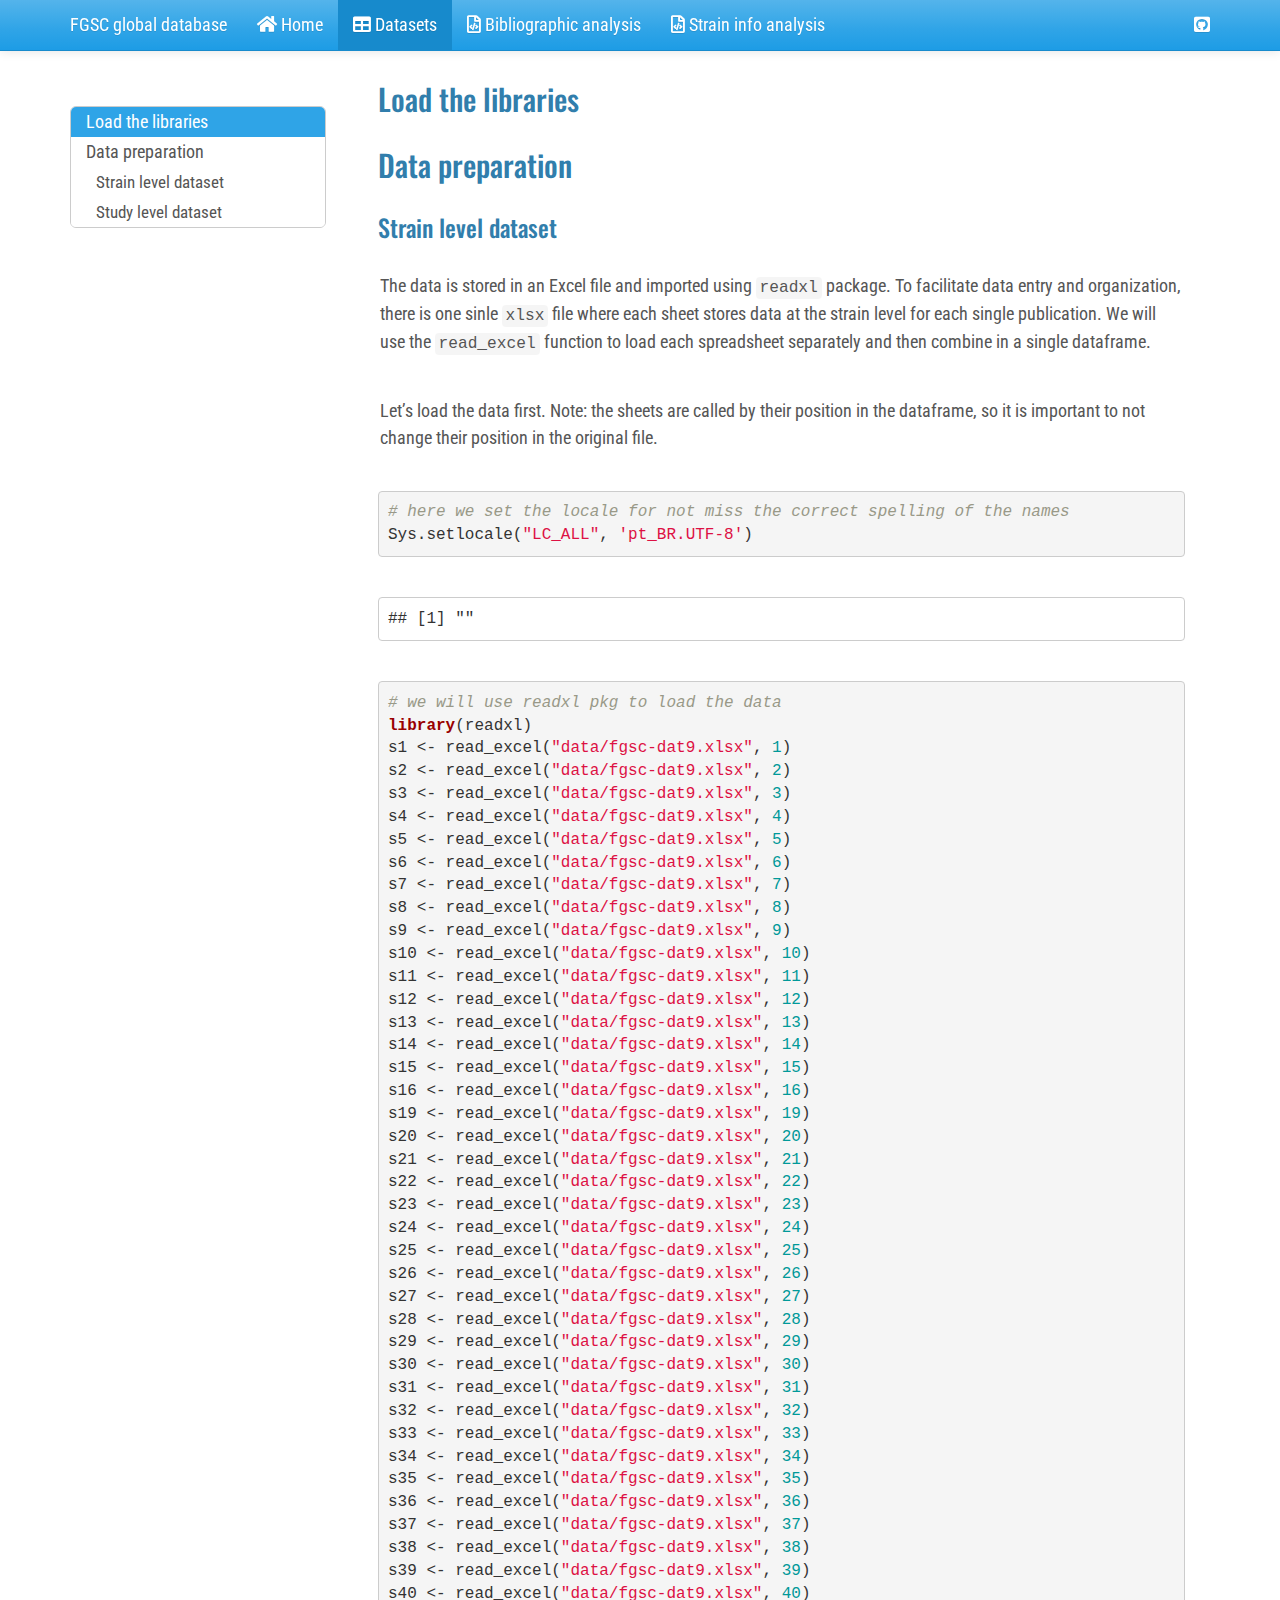
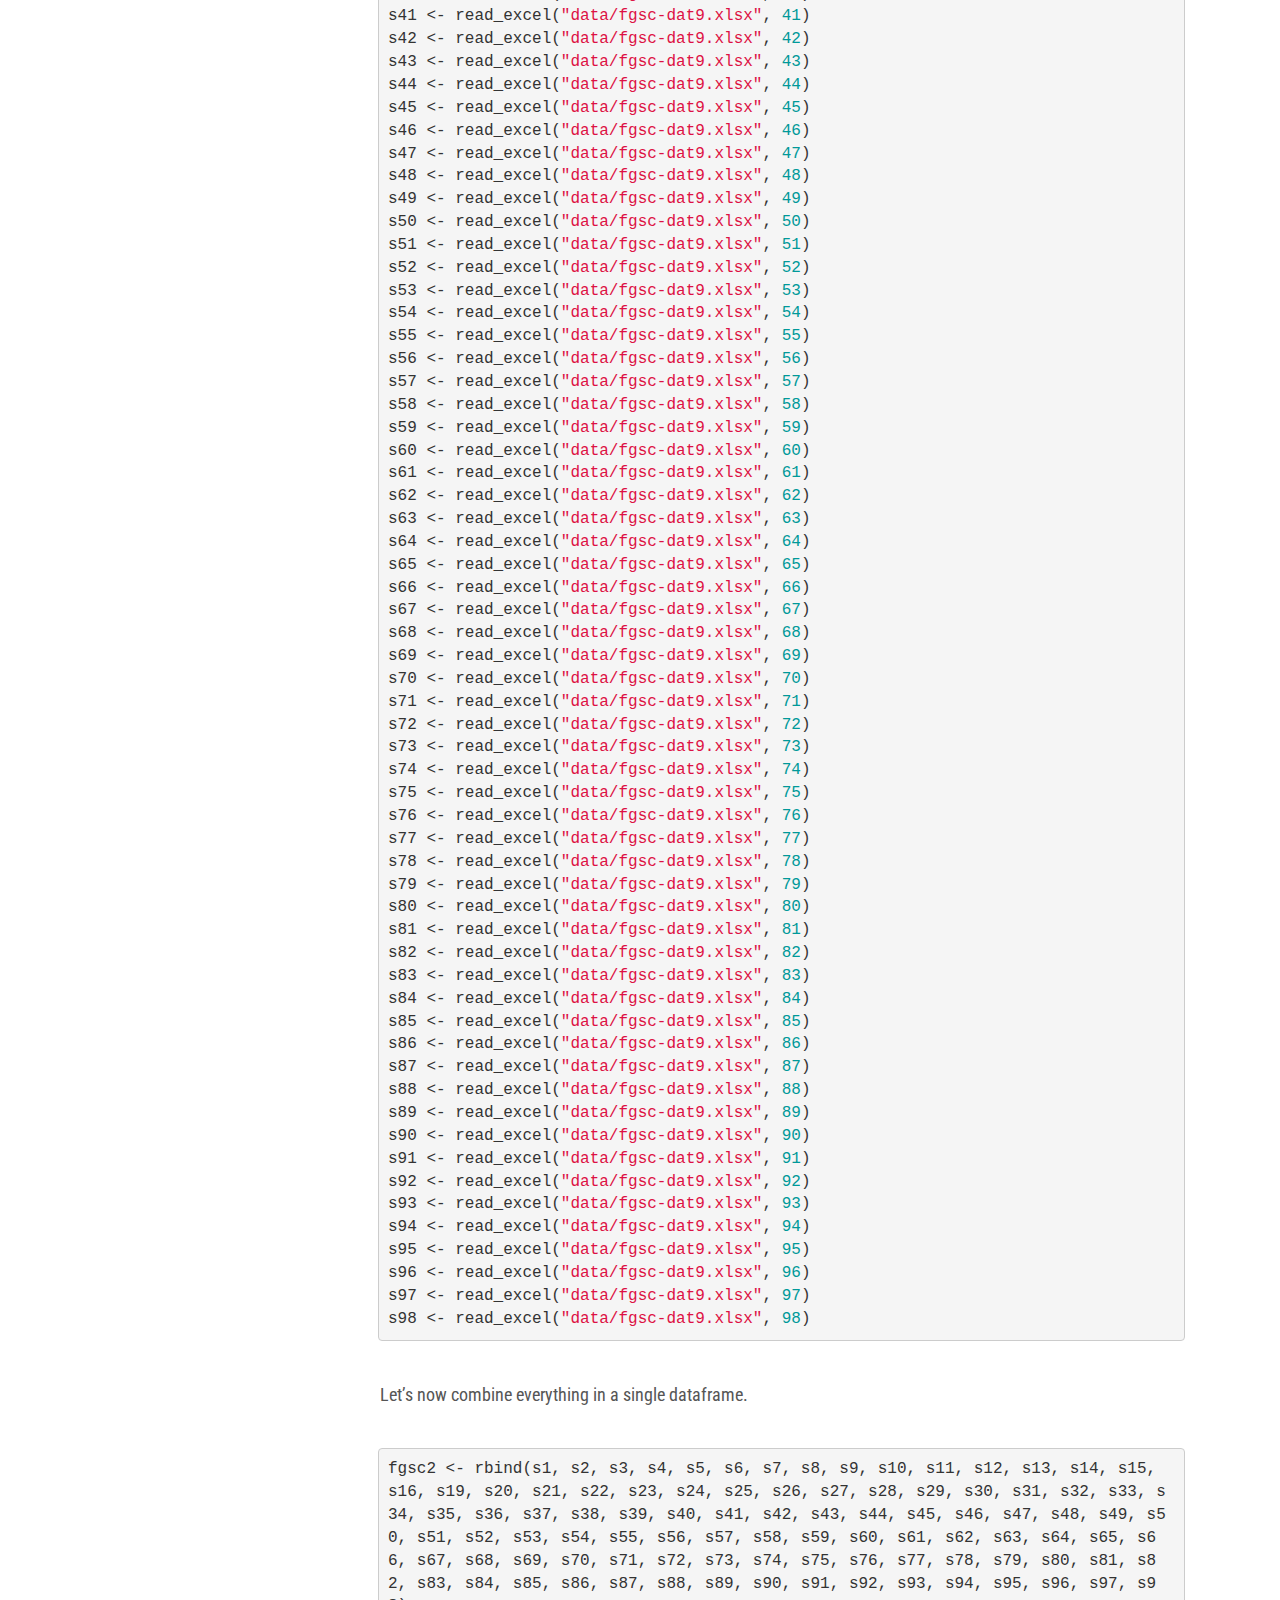
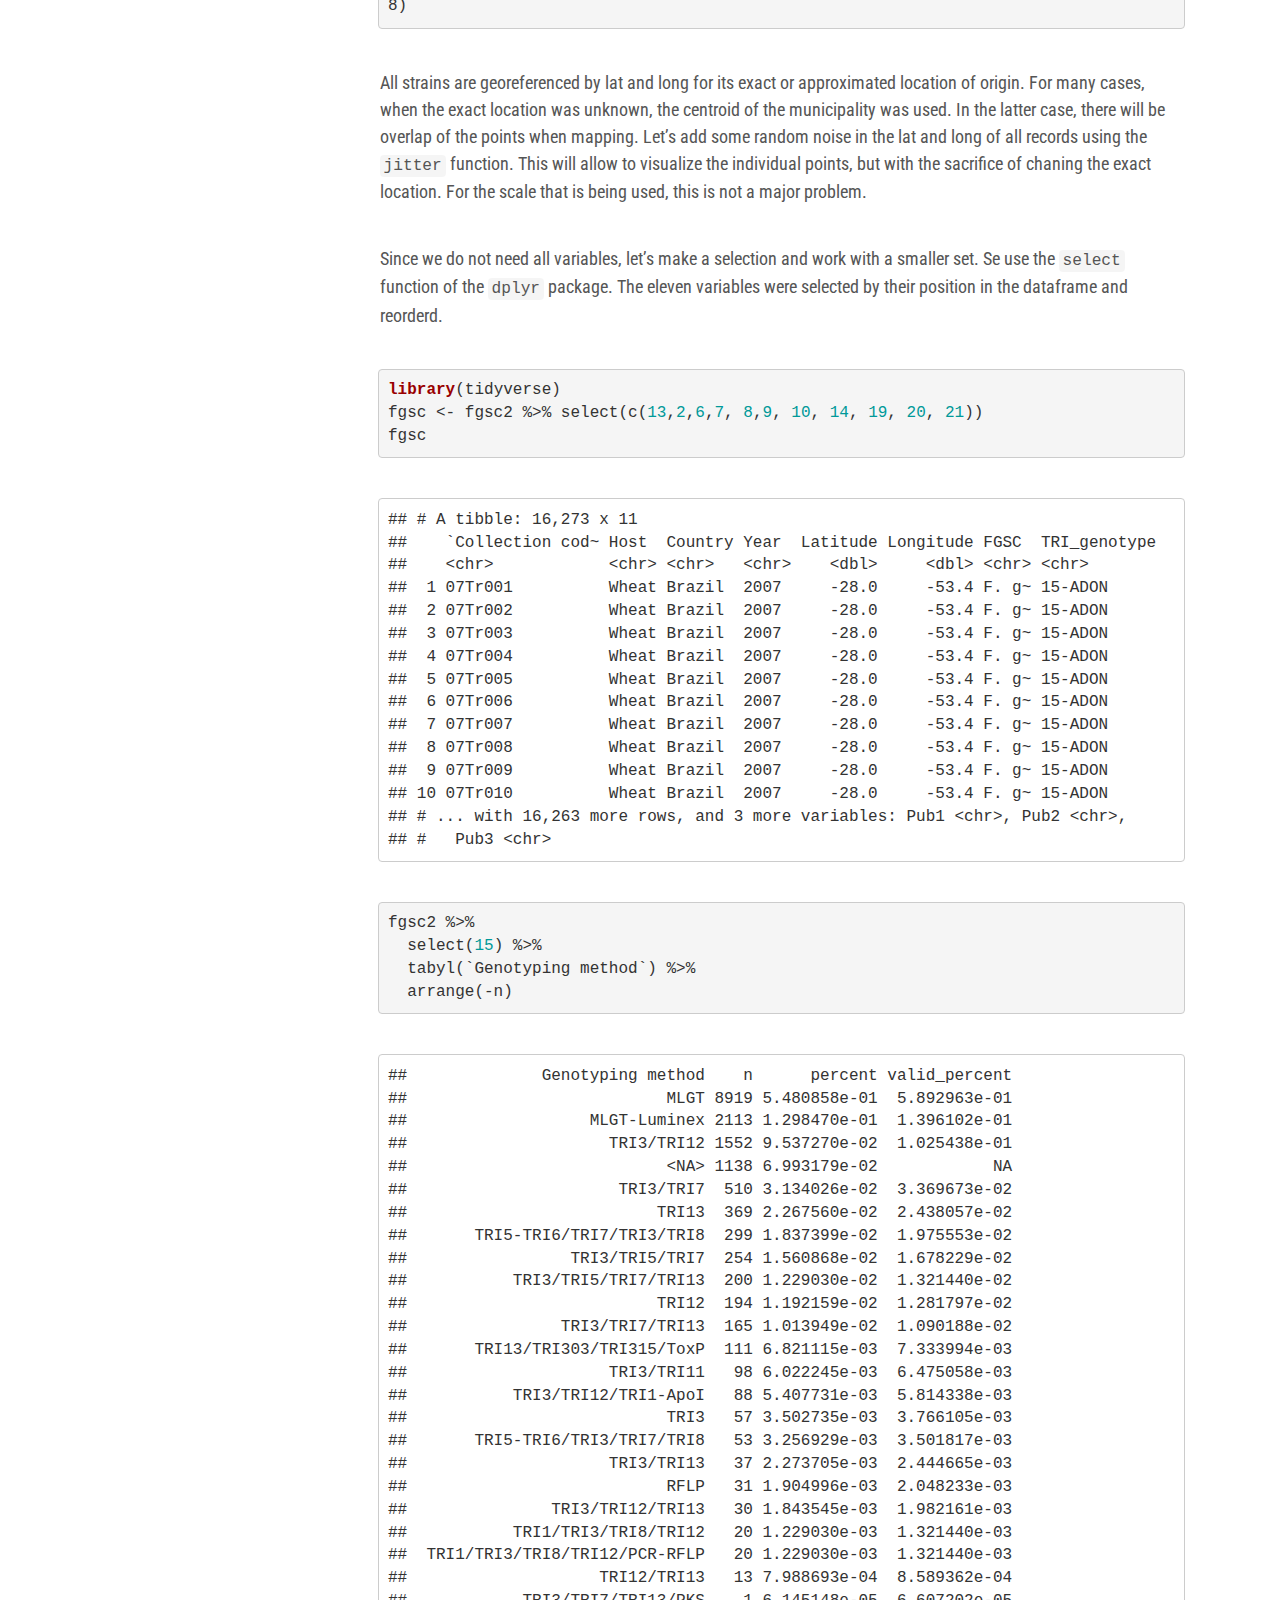
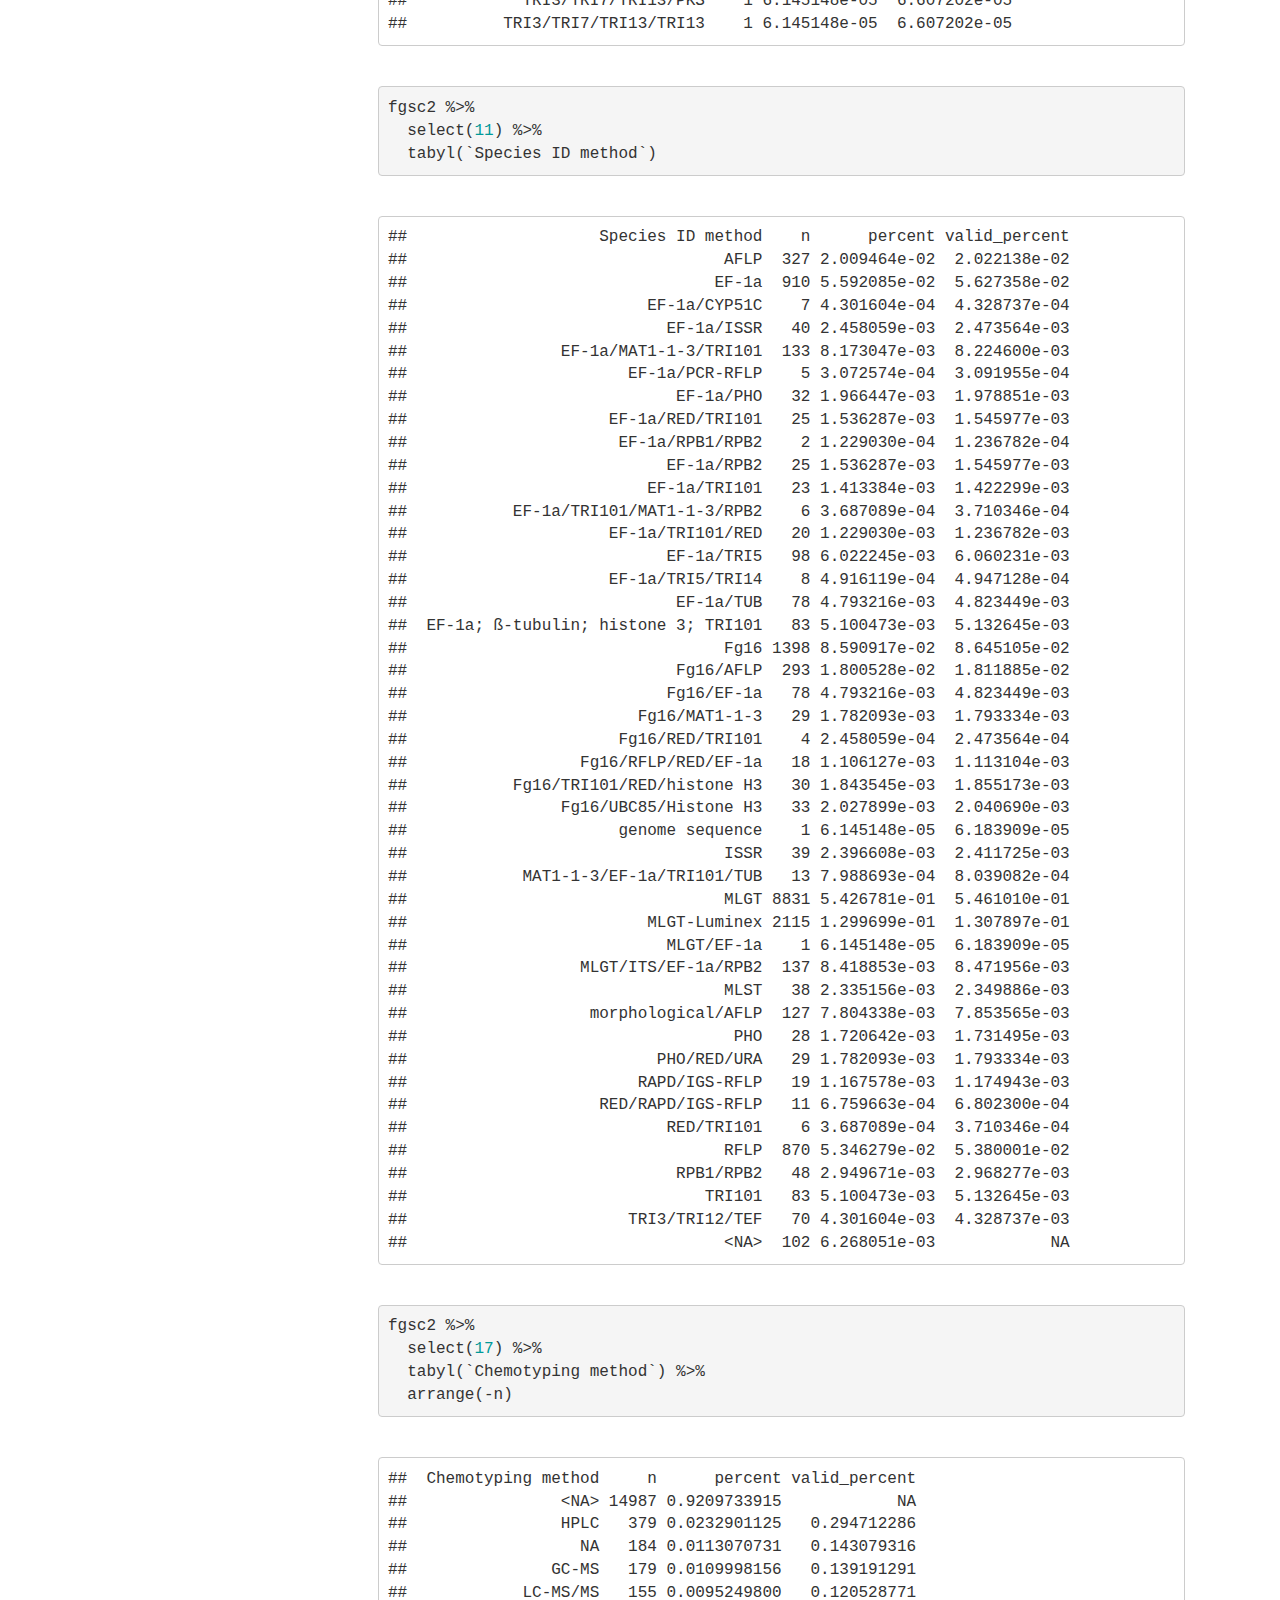
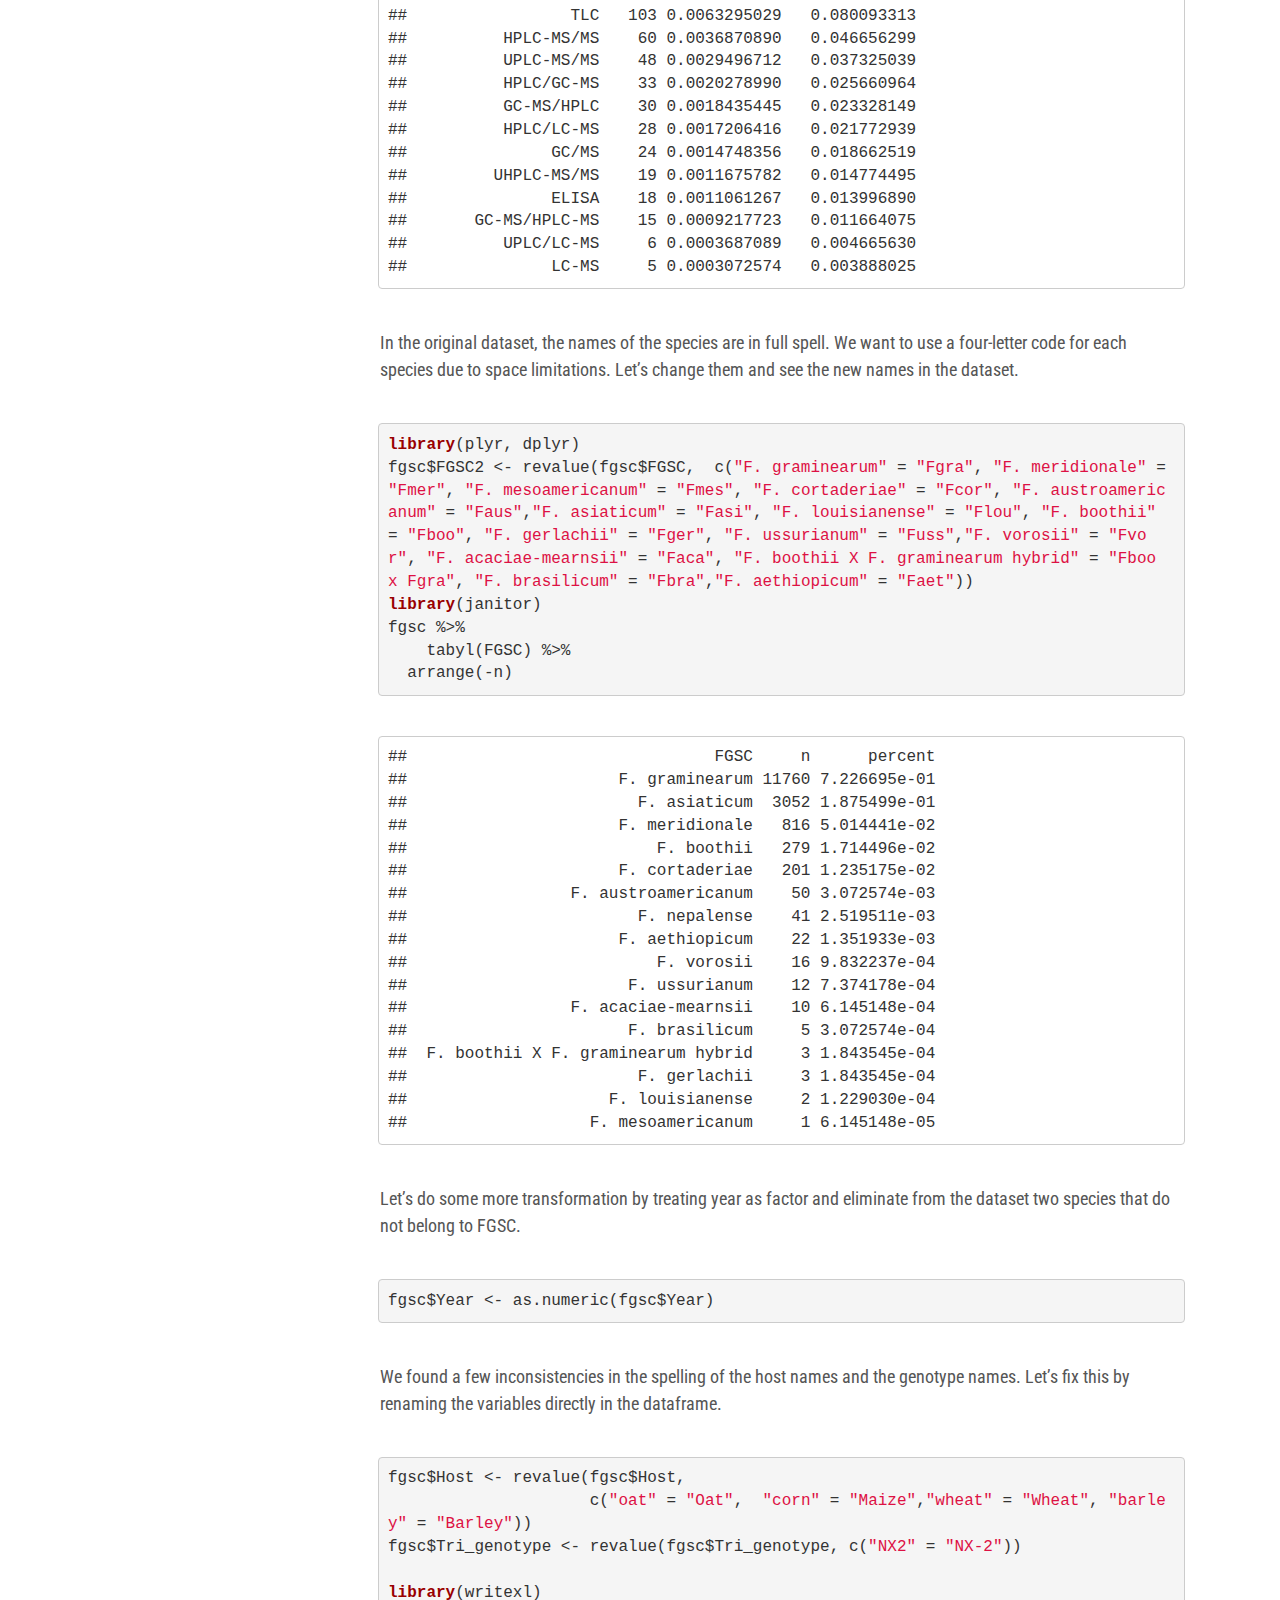
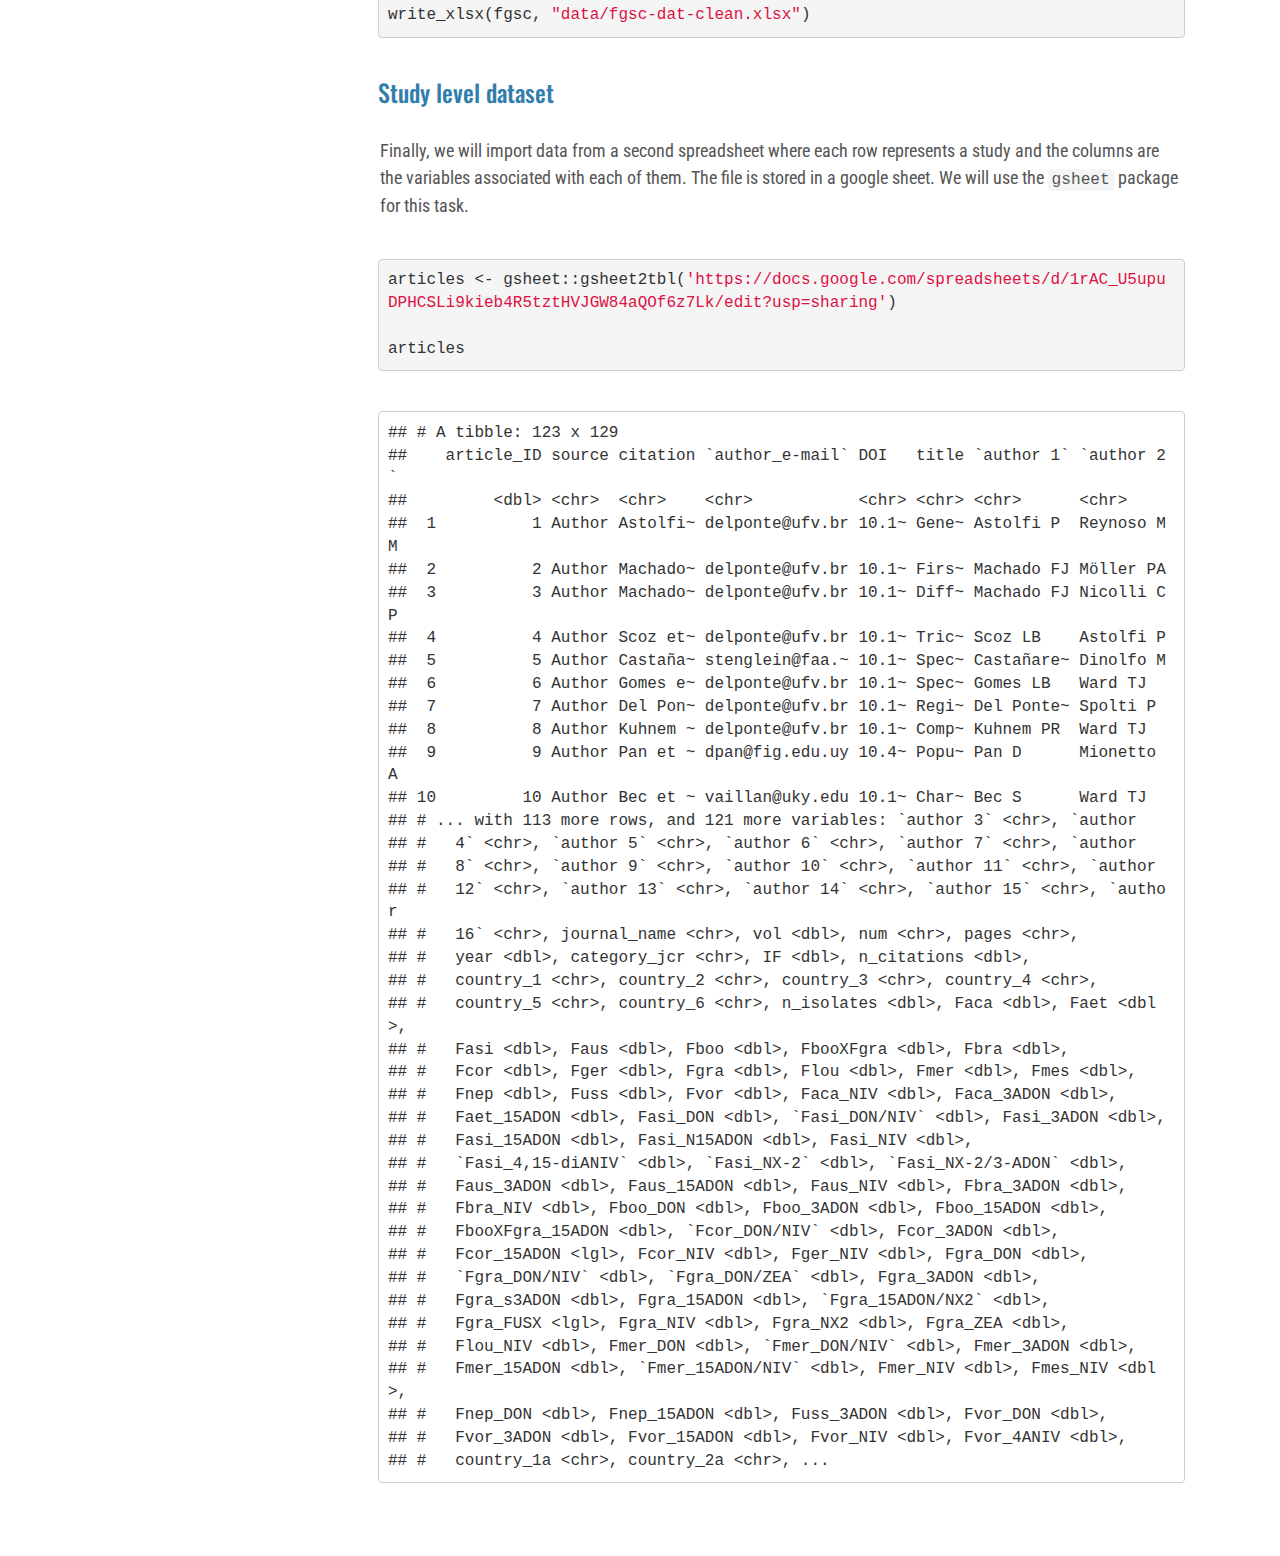
<file: data.html>
<!DOCTYPE html>

<html>

<head>

<meta charset="utf-8" />
<meta name="generator" content="pandoc" />
<meta http-equiv="X-UA-Compatible" content="IE=EDGE" />




<title>data.utf8</title>

<script src="site_libs/header-attrs-2.5/header-attrs.js"></script>
<script src="site_libs/jquery-1.11.3/jquery.min.js"></script>
<meta name="viewport" content="width=device-width, initial-scale=1" />
<link href="site_libs/bootstrap-3.3.5/css/cerulean.min.css" rel="stylesheet" />
<script src="site_libs/bootstrap-3.3.5/js/bootstrap.min.js"></script>
<script src="site_libs/bootstrap-3.3.5/shim/html5shiv.min.js"></script>
<script src="site_libs/bootstrap-3.3.5/shim/respond.min.js"></script>
<script src="site_libs/jqueryui-1.11.4/jquery-ui.min.js"></script>
<link href="site_libs/tocify-1.9.1/jquery.tocify.css" rel="stylesheet" />
<script src="site_libs/tocify-1.9.1/jquery.tocify.js"></script>
<script src="site_libs/navigation-1.1/tabsets.js"></script>
<link href="site_libs/highlightjs-9.12.0/default.css" rel="stylesheet" />
<script src="site_libs/highlightjs-9.12.0/highlight.js"></script>
<link href="site_libs/anchor-sections-1.0/anchor-sections.css" rel="stylesheet" />
<script src="site_libs/anchor-sections-1.0/anchor-sections.js"></script>
<link href="site_libs/font-awesome-5.1.0/css/all.css" rel="stylesheet" />
<link href="site_libs/font-awesome-5.1.0/css/v4-shims.css" rel="stylesheet" />

<style type="text/css">
  code{white-space: pre-wrap;}
  span.smallcaps{font-variant: small-caps;}
  span.underline{text-decoration: underline;}
  div.column{display: inline-block; vertical-align: top; width: 50%;}
  div.hanging-indent{margin-left: 1.5em; text-indent: -1.5em;}
  ul.task-list{list-style: none;}
    </style>

<style type="text/css">code{white-space: pre;}</style>
<style type="text/css">
  pre:not([class]) {
    background-color: white;
  }
</style>
<script type="text/javascript">
if (window.hljs) {
  hljs.configure({languages: []});
  hljs.initHighlightingOnLoad();
  if (document.readyState && document.readyState === "complete") {
    window.setTimeout(function() { hljs.initHighlighting(); }, 0);
  }
}
</script>



<style type="text/css">
h1 {
  font-size: 34px;
}
h1.title {
  font-size: 38px;
}
h2 {
  font-size: 30px;
}
h3 {
  font-size: 24px;
}
h4 {
  font-size: 18px;
}
h5 {
  font-size: 16px;
}
h6 {
  font-size: 12px;
}
.table th:not([align]) {
  text-align: left;
}
</style>

<link rel="stylesheet" href="style.css" type="text/css" />



<style type = "text/css">
.main-container {
  max-width: 940px;
  margin-left: auto;
  margin-right: auto;
}
code {
  color: inherit;
  background-color: rgba(0, 0, 0, 0.04);
}
img {
  max-width:100%;
}
.tabbed-pane {
  padding-top: 12px;
}
.html-widget {
  margin-bottom: 20px;
}
button.code-folding-btn:focus {
  outline: none;
}
summary {
  display: list-item;
}
</style>


<style type="text/css">
/* padding for bootstrap navbar */
body {
  padding-top: 51px;
  padding-bottom: 40px;
}
/* offset scroll position for anchor links (for fixed navbar)  */
.section h1 {
  padding-top: 56px;
  margin-top: -56px;
}
.section h2 {
  padding-top: 56px;
  margin-top: -56px;
}
.section h3 {
  padding-top: 56px;
  margin-top: -56px;
}
.section h4 {
  padding-top: 56px;
  margin-top: -56px;
}
.section h5 {
  padding-top: 56px;
  margin-top: -56px;
}
.section h6 {
  padding-top: 56px;
  margin-top: -56px;
}
.dropdown-submenu {
  position: relative;
}
.dropdown-submenu>.dropdown-menu {
  top: 0;
  left: 100%;
  margin-top: -6px;
  margin-left: -1px;
  border-radius: 0 6px 6px 6px;
}
.dropdown-submenu:hover>.dropdown-menu {
  display: block;
}
.dropdown-submenu>a:after {
  display: block;
  content: " ";
  float: right;
  width: 0;
  height: 0;
  border-color: transparent;
  border-style: solid;
  border-width: 5px 0 5px 5px;
  border-left-color: #cccccc;
  margin-top: 5px;
  margin-right: -10px;
}
.dropdown-submenu:hover>a:after {
  border-left-color: #ffffff;
}
.dropdown-submenu.pull-left {
  float: none;
}
.dropdown-submenu.pull-left>.dropdown-menu {
  left: -100%;
  margin-left: 10px;
  border-radius: 6px 0 6px 6px;
}
</style>

<script>
// manage active state of menu based on current page
$(document).ready(function () {
  // active menu anchor
  href = window.location.pathname
  href = href.substr(href.lastIndexOf('/') + 1)
  if (href === "")
    href = "index.html";
  var menuAnchor = $('a[href="' + href + '"]');

  // mark it active
  menuAnchor.parent().addClass('active');

  // if it's got a parent navbar menu mark it active as well
  menuAnchor.closest('li.dropdown').addClass('active');
});
</script>

<!-- tabsets -->

<style type="text/css">
.tabset-dropdown > .nav-tabs {
  display: inline-table;
  max-height: 500px;
  min-height: 44px;
  overflow-y: auto;
  background: white;
  border: 1px solid #ddd;
  border-radius: 4px;
}

.tabset-dropdown > .nav-tabs > li.active:before {
  content: "";
  font-family: 'Glyphicons Halflings';
  display: inline-block;
  padding: 10px;
  border-right: 1px solid #ddd;
}

.tabset-dropdown > .nav-tabs.nav-tabs-open > li.active:before {
  content: "&#xe258;";
  border: none;
}

.tabset-dropdown > .nav-tabs.nav-tabs-open:before {
  content: "";
  font-family: 'Glyphicons Halflings';
  display: inline-block;
  padding: 10px;
  border-right: 1px solid #ddd;
}

.tabset-dropdown > .nav-tabs > li.active {
  display: block;
}

.tabset-dropdown > .nav-tabs > li > a,
.tabset-dropdown > .nav-tabs > li > a:focus,
.tabset-dropdown > .nav-tabs > li > a:hover {
  border: none;
  display: inline-block;
  border-radius: 4px;
  background-color: transparent;
}

.tabset-dropdown > .nav-tabs.nav-tabs-open > li {
  display: block;
  float: none;
}

.tabset-dropdown > .nav-tabs > li {
  display: none;
}
</style>

<!-- code folding -->



<style type="text/css">

#TOC {
  margin: 25px 0px 20px 0px;
}
@media (max-width: 768px) {
#TOC {
  position: relative;
  width: 100%;
}
}

@media print {
.toc-content {
  /* see https://github.com/w3c/csswg-drafts/issues/4434 */
  float: right;
}
}

.toc-content {
  padding-left: 30px;
  padding-right: 40px;
}

div.main-container {
  max-width: 1200px;
}

div.tocify {
  width: 20%;
  max-width: 260px;
  max-height: 85%;
}

@media (min-width: 768px) and (max-width: 991px) {
  div.tocify {
    width: 25%;
  }
}

@media (max-width: 767px) {
  div.tocify {
    width: 100%;
    max-width: none;
  }
}

.tocify ul, .tocify li {
  line-height: 20px;
}

.tocify-subheader .tocify-item {
  font-size: 0.90em;
}

.tocify .list-group-item {
  border-radius: 0px;
}

.tocify-subheader {
  display: inline;
}
.tocify-subheader .tocify-item {
  font-size: 0.95em;
}

</style>



</head>

<body>


<div class="container-fluid main-container">


<!-- setup 3col/9col grid for toc_float and main content  -->
<div class="row-fluid">
<div class="col-xs-12 col-sm-4 col-md-3">
<div id="TOC" class="tocify">
</div>
</div>

<div class="toc-content col-xs-12 col-sm-8 col-md-9">




<div class="navbar navbar-default  navbar-fixed-top" role="navigation">
  <div class="container">
    <div class="navbar-header">
      <button type="button" class="navbar-toggle collapsed" data-toggle="collapse" data-target="#navbar">
        <span class="icon-bar"></span>
        <span class="icon-bar"></span>
        <span class="icon-bar"></span>
      </button>
      <a class="navbar-brand" href="index.html">FGSC global database</a>
    </div>
    <div id="navbar" class="navbar-collapse collapse">
      <ul class="nav navbar-nav">
        <li>
  <a href="index.html">
    <span class="fa fa fa fa-home"></span>
     
    Home
  </a>
</li>
<li>
  <a href="data.html">
    <span class="fa fa fa fa-table"></span>
     
    Datasets
  </a>
</li>
<li>
  <a href="code.html">
    <span class="fa fa fa fa-file-code-o"></span>
     
    Bibliographic analysis
  </a>
</li>
<li>
  <a href="code2.html">
    <span class="fa fa fa fa-file-code-o"></span>
     
    Strain info analysis
  </a>
</li>
      </ul>
      <ul class="nav navbar-nav navbar-right">
        <li>
  <a href="https://github.com/emdelponte/paper-FHB-Brazil-meta-analysis">
    <span class="fa fa-github-square"></span>
     
  </a>
</li>
      </ul>
    </div><!--/.nav-collapse -->
  </div><!--/.container -->
</div><!--/.navbar -->

<div class="fluid-row" id="header">




</div>


<div id="load-the-libraries" class="section level2">
<h2>Load the libraries</h2>
</div>
<div id="data-preparation" class="section level2">
<h2>Data preparation</h2>
<div id="strain-level-dataset" class="section level3">
<h3>Strain level dataset</h3>
<p>The data is stored in an Excel file and imported using <code>readxl</code> package. To facilitate data entry and organization, there is one sinle <code>xlsx</code> file where each sheet stores data at the strain level for each single publication. We will use the <code>read_excel</code> function to load each spreadsheet separately and then combine in a single dataframe.</p>
<p>Let’s load the data first. Note: the sheets are called by their position in the dataframe, so it is important to not change their position in the original file.</p>
<pre class="r"><code># here we set the locale for not miss the correct spelling of the names
Sys.setlocale(&quot;LC_ALL&quot;, &#39;pt_BR.UTF-8&#39;)</code></pre>
<pre><code>## [1] &quot;&quot;</code></pre>
<pre class="r"><code># we will use readxl pkg to load the data
library(readxl)
s1 &lt;- read_excel(&quot;data/fgsc-dat9.xlsx&quot;, 1)
s2 &lt;- read_excel(&quot;data/fgsc-dat9.xlsx&quot;, 2)
s3 &lt;- read_excel(&quot;data/fgsc-dat9.xlsx&quot;, 3)
s4 &lt;- read_excel(&quot;data/fgsc-dat9.xlsx&quot;, 4)
s5 &lt;- read_excel(&quot;data/fgsc-dat9.xlsx&quot;, 5)
s6 &lt;- read_excel(&quot;data/fgsc-dat9.xlsx&quot;, 6)
s7 &lt;- read_excel(&quot;data/fgsc-dat9.xlsx&quot;, 7)
s8 &lt;- read_excel(&quot;data/fgsc-dat9.xlsx&quot;, 8)
s9 &lt;- read_excel(&quot;data/fgsc-dat9.xlsx&quot;, 9)
s10 &lt;- read_excel(&quot;data/fgsc-dat9.xlsx&quot;, 10)
s11 &lt;- read_excel(&quot;data/fgsc-dat9.xlsx&quot;, 11)
s12 &lt;- read_excel(&quot;data/fgsc-dat9.xlsx&quot;, 12)
s13 &lt;- read_excel(&quot;data/fgsc-dat9.xlsx&quot;, 13)
s14 &lt;- read_excel(&quot;data/fgsc-dat9.xlsx&quot;, 14)
s15 &lt;- read_excel(&quot;data/fgsc-dat9.xlsx&quot;, 15)
s16 &lt;- read_excel(&quot;data/fgsc-dat9.xlsx&quot;, 16)
s19 &lt;- read_excel(&quot;data/fgsc-dat9.xlsx&quot;, 19)
s20 &lt;- read_excel(&quot;data/fgsc-dat9.xlsx&quot;, 20)
s21 &lt;- read_excel(&quot;data/fgsc-dat9.xlsx&quot;, 21)
s22 &lt;- read_excel(&quot;data/fgsc-dat9.xlsx&quot;, 22)
s23 &lt;- read_excel(&quot;data/fgsc-dat9.xlsx&quot;, 23)
s24 &lt;- read_excel(&quot;data/fgsc-dat9.xlsx&quot;, 24)
s25 &lt;- read_excel(&quot;data/fgsc-dat9.xlsx&quot;, 25)
s26 &lt;- read_excel(&quot;data/fgsc-dat9.xlsx&quot;, 26)
s27 &lt;- read_excel(&quot;data/fgsc-dat9.xlsx&quot;, 27)
s28 &lt;- read_excel(&quot;data/fgsc-dat9.xlsx&quot;, 28)
s29 &lt;- read_excel(&quot;data/fgsc-dat9.xlsx&quot;, 29)
s30 &lt;- read_excel(&quot;data/fgsc-dat9.xlsx&quot;, 30)
s31 &lt;- read_excel(&quot;data/fgsc-dat9.xlsx&quot;, 31)
s32 &lt;- read_excel(&quot;data/fgsc-dat9.xlsx&quot;, 32)
s33 &lt;- read_excel(&quot;data/fgsc-dat9.xlsx&quot;, 33)
s34 &lt;- read_excel(&quot;data/fgsc-dat9.xlsx&quot;, 34)
s35 &lt;- read_excel(&quot;data/fgsc-dat9.xlsx&quot;, 35)
s36 &lt;- read_excel(&quot;data/fgsc-dat9.xlsx&quot;, 36)
s37 &lt;- read_excel(&quot;data/fgsc-dat9.xlsx&quot;, 37)
s38 &lt;- read_excel(&quot;data/fgsc-dat9.xlsx&quot;, 38)
s39 &lt;- read_excel(&quot;data/fgsc-dat9.xlsx&quot;, 39)
s40 &lt;- read_excel(&quot;data/fgsc-dat9.xlsx&quot;, 40)
s41 &lt;- read_excel(&quot;data/fgsc-dat9.xlsx&quot;, 41)
s42 &lt;- read_excel(&quot;data/fgsc-dat9.xlsx&quot;, 42)
s43 &lt;- read_excel(&quot;data/fgsc-dat9.xlsx&quot;, 43)
s44 &lt;- read_excel(&quot;data/fgsc-dat9.xlsx&quot;, 44)
s45 &lt;- read_excel(&quot;data/fgsc-dat9.xlsx&quot;, 45)
s46 &lt;- read_excel(&quot;data/fgsc-dat9.xlsx&quot;, 46)
s47 &lt;- read_excel(&quot;data/fgsc-dat9.xlsx&quot;, 47)
s48 &lt;- read_excel(&quot;data/fgsc-dat9.xlsx&quot;, 48)
s49 &lt;- read_excel(&quot;data/fgsc-dat9.xlsx&quot;, 49)
s50 &lt;- read_excel(&quot;data/fgsc-dat9.xlsx&quot;, 50)
s51 &lt;- read_excel(&quot;data/fgsc-dat9.xlsx&quot;, 51)
s52 &lt;- read_excel(&quot;data/fgsc-dat9.xlsx&quot;, 52)
s53 &lt;- read_excel(&quot;data/fgsc-dat9.xlsx&quot;, 53)
s54 &lt;- read_excel(&quot;data/fgsc-dat9.xlsx&quot;, 54)
s55 &lt;- read_excel(&quot;data/fgsc-dat9.xlsx&quot;, 55)
s56 &lt;- read_excel(&quot;data/fgsc-dat9.xlsx&quot;, 56)
s57 &lt;- read_excel(&quot;data/fgsc-dat9.xlsx&quot;, 57)
s58 &lt;- read_excel(&quot;data/fgsc-dat9.xlsx&quot;, 58)
s59 &lt;- read_excel(&quot;data/fgsc-dat9.xlsx&quot;, 59)
s60 &lt;- read_excel(&quot;data/fgsc-dat9.xlsx&quot;, 60)
s61 &lt;- read_excel(&quot;data/fgsc-dat9.xlsx&quot;, 61)
s62 &lt;- read_excel(&quot;data/fgsc-dat9.xlsx&quot;, 62)
s63 &lt;- read_excel(&quot;data/fgsc-dat9.xlsx&quot;, 63)
s64 &lt;- read_excel(&quot;data/fgsc-dat9.xlsx&quot;, 64)
s65 &lt;- read_excel(&quot;data/fgsc-dat9.xlsx&quot;, 65)
s66 &lt;- read_excel(&quot;data/fgsc-dat9.xlsx&quot;, 66)
s67 &lt;- read_excel(&quot;data/fgsc-dat9.xlsx&quot;, 67)
s68 &lt;- read_excel(&quot;data/fgsc-dat9.xlsx&quot;, 68)
s69 &lt;- read_excel(&quot;data/fgsc-dat9.xlsx&quot;, 69)
s70 &lt;- read_excel(&quot;data/fgsc-dat9.xlsx&quot;, 70)
s71 &lt;- read_excel(&quot;data/fgsc-dat9.xlsx&quot;, 71)
s72 &lt;- read_excel(&quot;data/fgsc-dat9.xlsx&quot;, 72)
s73 &lt;- read_excel(&quot;data/fgsc-dat9.xlsx&quot;, 73)
s74 &lt;- read_excel(&quot;data/fgsc-dat9.xlsx&quot;, 74)
s75 &lt;- read_excel(&quot;data/fgsc-dat9.xlsx&quot;, 75)
s76 &lt;- read_excel(&quot;data/fgsc-dat9.xlsx&quot;, 76)
s77 &lt;- read_excel(&quot;data/fgsc-dat9.xlsx&quot;, 77)
s78 &lt;- read_excel(&quot;data/fgsc-dat9.xlsx&quot;, 78)
s79 &lt;- read_excel(&quot;data/fgsc-dat9.xlsx&quot;, 79)
s80 &lt;- read_excel(&quot;data/fgsc-dat9.xlsx&quot;, 80)
s81 &lt;- read_excel(&quot;data/fgsc-dat9.xlsx&quot;, 81)
s82 &lt;- read_excel(&quot;data/fgsc-dat9.xlsx&quot;, 82)
s83 &lt;- read_excel(&quot;data/fgsc-dat9.xlsx&quot;, 83)
s84 &lt;- read_excel(&quot;data/fgsc-dat9.xlsx&quot;, 84)
s85 &lt;- read_excel(&quot;data/fgsc-dat9.xlsx&quot;, 85)
s86 &lt;- read_excel(&quot;data/fgsc-dat9.xlsx&quot;, 86)
s87 &lt;- read_excel(&quot;data/fgsc-dat9.xlsx&quot;, 87)
s88 &lt;- read_excel(&quot;data/fgsc-dat9.xlsx&quot;, 88)
s89 &lt;- read_excel(&quot;data/fgsc-dat9.xlsx&quot;, 89)
s90 &lt;- read_excel(&quot;data/fgsc-dat9.xlsx&quot;, 90)
s91 &lt;- read_excel(&quot;data/fgsc-dat9.xlsx&quot;, 91)
s92 &lt;- read_excel(&quot;data/fgsc-dat9.xlsx&quot;, 92)
s93 &lt;- read_excel(&quot;data/fgsc-dat9.xlsx&quot;, 93)
s94 &lt;- read_excel(&quot;data/fgsc-dat9.xlsx&quot;, 94)
s95 &lt;- read_excel(&quot;data/fgsc-dat9.xlsx&quot;, 95)
s96 &lt;- read_excel(&quot;data/fgsc-dat9.xlsx&quot;, 96)
s97 &lt;- read_excel(&quot;data/fgsc-dat9.xlsx&quot;, 97)
s98 &lt;- read_excel(&quot;data/fgsc-dat9.xlsx&quot;, 98)</code></pre>
<p>Let’s now combine everything in a single dataframe.</p>
<pre class="r"><code>fgsc2 &lt;- rbind(s1, s2, s3, s4, s5, s6, s7, s8, s9, s10, s11, s12, s13, s14, s15, s16, s19, s20, s21, s22, s23, s24, s25, s26, s27, s28, s29, s30, s31, s32, s33, s34, s35, s36, s37, s38, s39, s40, s41, s42, s43, s44, s45, s46, s47, s48, s49, s50, s51, s52, s53, s54, s55, s56, s57, s58, s59, s60, s61, s62, s63, s64, s65, s66, s67, s68, s69, s70, s71, s72, s73, s74, s75, s76, s77, s78, s79, s80, s81, s82, s83, s84, s85, s86, s87, s88, s89, s90, s91, s92, s93, s94, s95, s96, s97, s98)</code></pre>
<p>All strains are georeferenced by lat and long for its exact or approximated location of origin. For many cases, when the exact location was unknown, the centroid of the municipality was used. In the latter case, there will be overlap of the points when mapping. Let’s add some random noise in the lat and long of all records using the <code>jitter</code> function. This will allow to visualize the individual points, but with the sacrifice of chaning the exact location. For the scale that is being used, this is not a major problem.</p>
<p>Since we do not need all variables, let’s make a selection and work with a smaller set. Se use the <code>select</code> function of the <code>dplyr</code> package. The eleven variables were selected by their position in the dataframe and reorderd.</p>
<pre class="r"><code>library(tidyverse)
fgsc &lt;- fgsc2 %&gt;% select(c(13,2,6,7, 8,9, 10, 14, 19, 20, 21))
fgsc</code></pre>
<pre><code>## # A tibble: 16,273 x 11
##    `Collection cod~ Host  Country Year  Latitude Longitude FGSC  TRI_genotype
##    &lt;chr&gt;            &lt;chr&gt; &lt;chr&gt;   &lt;chr&gt;    &lt;dbl&gt;     &lt;dbl&gt; &lt;chr&gt; &lt;chr&gt;       
##  1 07Tr001          Wheat Brazil  2007     -28.0     -53.4 F. g~ 15-ADON     
##  2 07Tr002          Wheat Brazil  2007     -28.0     -53.4 F. g~ 15-ADON     
##  3 07Tr003          Wheat Brazil  2007     -28.0     -53.4 F. g~ 15-ADON     
##  4 07Tr004          Wheat Brazil  2007     -28.0     -53.4 F. g~ 15-ADON     
##  5 07Tr005          Wheat Brazil  2007     -28.0     -53.4 F. g~ 15-ADON     
##  6 07Tr006          Wheat Brazil  2007     -28.0     -53.4 F. g~ 15-ADON     
##  7 07Tr007          Wheat Brazil  2007     -28.0     -53.4 F. g~ 15-ADON     
##  8 07Tr008          Wheat Brazil  2007     -28.0     -53.4 F. g~ 15-ADON     
##  9 07Tr009          Wheat Brazil  2007     -28.0     -53.4 F. g~ 15-ADON     
## 10 07Tr010          Wheat Brazil  2007     -28.0     -53.4 F. g~ 15-ADON     
## # ... with 16,263 more rows, and 3 more variables: Pub1 &lt;chr&gt;, Pub2 &lt;chr&gt;,
## #   Pub3 &lt;chr&gt;</code></pre>
<pre class="r"><code>fgsc2 %&gt;% 
  select(15) %&gt;% 
  tabyl(`Genotyping method`) %&gt;% 
  arrange(-n)</code></pre>
<pre><code>##              Genotyping method    n      percent valid_percent
##                           MLGT 8919 5.480858e-01  5.892963e-01
##                   MLGT-Luminex 2113 1.298470e-01  1.396102e-01
##                     TRI3/TRI12 1552 9.537270e-02  1.025438e-01
##                           &lt;NA&gt; 1138 6.993179e-02            NA
##                      TRI3/TRI7  510 3.134026e-02  3.369673e-02
##                          TRI13  369 2.267560e-02  2.438057e-02
##       TRI5-TRI6/TRI7/TRI3/TRI8  299 1.837399e-02  1.975553e-02
##                 TRI3/TRI5/TRI7  254 1.560868e-02  1.678229e-02
##           TRI3/TRI5/TRI7/TRI13  200 1.229030e-02  1.321440e-02
##                          TRI12  194 1.192159e-02  1.281797e-02
##                TRI3/TRI7/TRI13  165 1.013949e-02  1.090188e-02
##       TRI13/TRI303/TRI315/ToxP  111 6.821115e-03  7.333994e-03
##                     TRI3/TRI11   98 6.022245e-03  6.475058e-03
##           TRI3/TRI12/TRI1-ApoI   88 5.407731e-03  5.814338e-03
##                           TRI3   57 3.502735e-03  3.766105e-03
##       TRI5-TRI6/TRI3/TRI7/TRI8   53 3.256929e-03  3.501817e-03
##                     TRI3/TRI13   37 2.273705e-03  2.444665e-03
##                           RFLP   31 1.904996e-03  2.048233e-03
##               TRI3/TRI12/TRI13   30 1.843545e-03  1.982161e-03
##           TRI1/TRI3/TRI8/TRI12   20 1.229030e-03  1.321440e-03
##  TRI1/TRI3/TRI8/TRI12/PCR-RFLP   20 1.229030e-03  1.321440e-03
##                    TRI12/TRI13   13 7.988693e-04  8.589362e-04
##            TRI3/TRI7/TRI13/PKS    1 6.145148e-05  6.607202e-05
##          TRI3/TRI7/TRI13/TRI13    1 6.145148e-05  6.607202e-05</code></pre>
<pre class="r"><code>fgsc2 %&gt;% 
  select(11) %&gt;% 
  tabyl(`Species ID method`) </code></pre>
<pre><code>##                    Species ID method    n      percent valid_percent
##                                 AFLP  327 2.009464e-02  2.022138e-02
##                                EF-1a  910 5.592085e-02  5.627358e-02
##                         EF-1a/CYP51C    7 4.301604e-04  4.328737e-04
##                           EF-1a/ISSR   40 2.458059e-03  2.473564e-03
##                EF-1a/MAT1-1-3/TRI101  133 8.173047e-03  8.224600e-03
##                       EF-1a/PCR-RFLP    5 3.072574e-04  3.091955e-04
##                            EF-1a/PHO   32 1.966447e-03  1.978851e-03
##                     EF-1a/RED/TRI101   25 1.536287e-03  1.545977e-03
##                      EF-1a/RPB1/RPB2    2 1.229030e-04  1.236782e-04
##                           EF-1a/RPB2   25 1.536287e-03  1.545977e-03
##                         EF-1a/TRI101   23 1.413384e-03  1.422299e-03
##           EF-1a/TRI101/MAT1-1-3/RPB2    6 3.687089e-04  3.710346e-04
##                     EF-1a/TRI101/RED   20 1.229030e-03  1.236782e-03
##                           EF-1a/TRI5   98 6.022245e-03  6.060231e-03
##                     EF-1a/TRI5/TRI14    8 4.916119e-04  4.947128e-04
##                            EF-1a/TUB   78 4.793216e-03  4.823449e-03
##  EF-1a; ß-tubulin; histone 3; TRI101   83 5.100473e-03  5.132645e-03
##                                 Fg16 1398 8.590917e-02  8.645105e-02
##                            Fg16/AFLP  293 1.800528e-02  1.811885e-02
##                           Fg16/EF-1a   78 4.793216e-03  4.823449e-03
##                        Fg16/MAT1-1-3   29 1.782093e-03  1.793334e-03
##                      Fg16/RED/TRI101    4 2.458059e-04  2.473564e-04
##                  Fg16/RFLP/RED/EF-1a   18 1.106127e-03  1.113104e-03
##           Fg16/TRI101/RED/histone H3   30 1.843545e-03  1.855173e-03
##                Fg16/UBC85/Histone H3   33 2.027899e-03  2.040690e-03
##                      genome sequence    1 6.145148e-05  6.183909e-05
##                                 ISSR   39 2.396608e-03  2.411725e-03
##            MAT1-1-3/EF-1a/TRI101/TUB   13 7.988693e-04  8.039082e-04
##                                 MLGT 8831 5.426781e-01  5.461010e-01
##                         MLGT-Luminex 2115 1.299699e-01  1.307897e-01
##                           MLGT/EF-1a    1 6.145148e-05  6.183909e-05
##                  MLGT/ITS/EF-1a/RPB2  137 8.418853e-03  8.471956e-03
##                                 MLST   38 2.335156e-03  2.349886e-03
##                   morphological/AFLP  127 7.804338e-03  7.853565e-03
##                                  PHO   28 1.720642e-03  1.731495e-03
##                          PHO/RED/URA   29 1.782093e-03  1.793334e-03
##                        RAPD/IGS-RFLP   19 1.167578e-03  1.174943e-03
##                    RED/RAPD/IGS-RFLP   11 6.759663e-04  6.802300e-04
##                           RED/TRI101    6 3.687089e-04  3.710346e-04
##                                 RFLP  870 5.346279e-02  5.380001e-02
##                            RPB1/RPB2   48 2.949671e-03  2.968277e-03
##                               TRI101   83 5.100473e-03  5.132645e-03
##                       TRI3/TRI12/TEF   70 4.301604e-03  4.328737e-03
##                                 &lt;NA&gt;  102 6.268051e-03            NA</code></pre>
<pre class="r"><code>fgsc2 %&gt;% 
  select(17) %&gt;% 
  tabyl(`Chemotyping method`) %&gt;% 
  arrange(-n)</code></pre>
<pre><code>##  Chemotyping method     n      percent valid_percent
##                &lt;NA&gt; 14987 0.9209733915            NA
##                HPLC   379 0.0232901125   0.294712286
##                  NA   184 0.0113070731   0.143079316
##               GC-MS   179 0.0109998156   0.139191291
##            LC-MS/MS   155 0.0095249800   0.120528771
##                 TLC   103 0.0063295029   0.080093313
##          HPLC-MS/MS    60 0.0036870890   0.046656299
##          UPLC-MS/MS    48 0.0029496712   0.037325039
##          HPLC/GC-MS    33 0.0020278990   0.025660964
##          GC-MS/HPLC    30 0.0018435445   0.023328149
##          HPLC/LC-MS    28 0.0017206416   0.021772939
##               GC/MS    24 0.0014748356   0.018662519
##         UHPLC-MS/MS    19 0.0011675782   0.014774495
##               ELISA    18 0.0011061267   0.013996890
##       GC-MS/HPLC-MS    15 0.0009217723   0.011664075
##          UPLC/LC-MS     6 0.0003687089   0.004665630
##               LC-MS     5 0.0003072574   0.003888025</code></pre>
<p>In the original dataset, the names of the species are in full spell. We want to use a four-letter code for each species due to space limitations. Let’s change them and see the new names in the dataset.</p>
<pre class="r"><code>library(plyr, dplyr)
fgsc$FGSC2 &lt;- revalue(fgsc$FGSC,  c(&quot;F. graminearum&quot; = &quot;Fgra&quot;, &quot;F. meridionale&quot; = &quot;Fmer&quot;, &quot;F. mesoamericanum&quot; = &quot;Fmes&quot;, &quot;F. cortaderiae&quot; = &quot;Fcor&quot;, &quot;F. austroamericanum&quot; = &quot;Faus&quot;,&quot;F. asiaticum&quot; = &quot;Fasi&quot;, &quot;F. louisianense&quot; = &quot;Flou&quot;, &quot;F. boothii&quot; = &quot;Fboo&quot;, &quot;F. gerlachii&quot; = &quot;Fger&quot;, &quot;F. ussurianum&quot; = &quot;Fuss&quot;,&quot;F. vorosii&quot; = &quot;Fvor&quot;, &quot;F. acaciae-mearnsii&quot; = &quot;Faca&quot;, &quot;F. boothii X F. graminearum hybrid&quot; = &quot;Fboo x Fgra&quot;, &quot;F. brasilicum&quot; = &quot;Fbra&quot;,&quot;F. aethiopicum&quot; = &quot;Faet&quot;))
library(janitor)
fgsc %&gt;% 
    tabyl(FGSC) %&gt;% 
  arrange(-n)</code></pre>
<pre><code>##                                FGSC     n      percent
##                      F. graminearum 11760 7.226695e-01
##                        F. asiaticum  3052 1.875499e-01
##                      F. meridionale   816 5.014441e-02
##                          F. boothii   279 1.714496e-02
##                      F. cortaderiae   201 1.235175e-02
##                 F. austroamericanum    50 3.072574e-03
##                        F. nepalense    41 2.519511e-03
##                      F. aethiopicum    22 1.351933e-03
##                          F. vorosii    16 9.832237e-04
##                       F. ussurianum    12 7.374178e-04
##                 F. acaciae-mearnsii    10 6.145148e-04
##                       F. brasilicum     5 3.072574e-04
##  F. boothii X F. graminearum hybrid     3 1.843545e-04
##                        F. gerlachii     3 1.843545e-04
##                     F. louisianense     2 1.229030e-04
##                   F. mesoamericanum     1 6.145148e-05</code></pre>
<p>Let’s do some more transformation by treating year as factor and eliminate from the dataset two species that do not belong to FGSC.</p>
<pre class="r"><code>fgsc$Year &lt;- as.numeric(fgsc$Year)</code></pre>
<p>We found a few inconsistencies in the spelling of the host names and the genotype names. Let’s fix this by renaming the variables directly in the dataframe.</p>
<pre class="r"><code>fgsc$Host &lt;- revalue(fgsc$Host, 
                     c(&quot;oat&quot; = &quot;Oat&quot;,  &quot;corn&quot; = &quot;Maize&quot;,&quot;wheat&quot; = &quot;Wheat&quot;, &quot;barley&quot; = &quot;Barley&quot;))
fgsc$Tri_genotype &lt;- revalue(fgsc$Tri_genotype, c(&quot;NX2&quot; = &quot;NX-2&quot;))

library(writexl)
write_xlsx(fgsc, &quot;data/fgsc-dat-clean.xlsx&quot;)</code></pre>
</div>
<div id="study-level-dataset" class="section level3">
<h3>Study level dataset</h3>
<p>Finally, we will import data from a second spreadsheet where each row represents a study and the columns are the variables associated with each of them. The file is stored in a google sheet. We will use the <code>gsheet</code> package for this task.</p>
<pre class="r"><code>articles &lt;- gsheet::gsheet2tbl(&#39;https://docs.google.com/spreadsheets/d/1rAC_U5upuDPHCSLi9kieb4R5tztHVJGW84aQOf6z7Lk/edit?usp=sharing&#39;)

articles</code></pre>
<pre><code>## # A tibble: 123 x 129
##    article_ID source citation `author_e-mail` DOI   title `author 1` `author 2`
##         &lt;dbl&gt; &lt;chr&gt;  &lt;chr&gt;    &lt;chr&gt;           &lt;chr&gt; &lt;chr&gt; &lt;chr&gt;      &lt;chr&gt;     
##  1          1 Author Astolfi~ delponte@ufv.br 10.1~ Gene~ Astolfi P  Reynoso MM
##  2          2 Author Machado~ delponte@ufv.br 10.1~ Firs~ Machado FJ Möller PA 
##  3          3 Author Machado~ delponte@ufv.br 10.1~ Diff~ Machado FJ Nicolli CP
##  4          4 Author Scoz et~ delponte@ufv.br 10.1~ Tric~ Scoz LB    Astolfi P 
##  5          5 Author Castaña~ stenglein@faa.~ 10.1~ Spec~ Castañare~ Dinolfo M 
##  6          6 Author Gomes e~ delponte@ufv.br 10.1~ Spec~ Gomes LB   Ward TJ   
##  7          7 Author Del Pon~ delponte@ufv.br 10.1~ Regi~ Del Ponte~ Spolti P  
##  8          8 Author Kuhnem ~ delponte@ufv.br 10.1~ Comp~ Kuhnem PR  Ward TJ   
##  9          9 Author Pan et ~ dpan@fig.edu.uy 10.4~ Popu~ Pan D      Mionetto A
## 10         10 Author Bec et ~ vaillan@uky.edu 10.1~ Char~ Bec S      Ward TJ   
## # ... with 113 more rows, and 121 more variables: `author 3` &lt;chr&gt;, `author
## #   4` &lt;chr&gt;, `author 5` &lt;chr&gt;, `author 6` &lt;chr&gt;, `author 7` &lt;chr&gt;, `author
## #   8` &lt;chr&gt;, `author 9` &lt;chr&gt;, `author 10` &lt;chr&gt;, `author 11` &lt;chr&gt;, `author
## #   12` &lt;chr&gt;, `author 13` &lt;chr&gt;, `author 14` &lt;chr&gt;, `author 15` &lt;chr&gt;, `author
## #   16` &lt;chr&gt;, journal_name &lt;chr&gt;, vol &lt;dbl&gt;, num &lt;chr&gt;, pages &lt;chr&gt;,
## #   year &lt;dbl&gt;, category_jcr &lt;chr&gt;, IF &lt;dbl&gt;, n_citations &lt;dbl&gt;,
## #   country_1 &lt;chr&gt;, country_2 &lt;chr&gt;, country_3 &lt;chr&gt;, country_4 &lt;chr&gt;,
## #   country_5 &lt;chr&gt;, country_6 &lt;chr&gt;, n_isolates &lt;dbl&gt;, Faca &lt;dbl&gt;, Faet &lt;dbl&gt;,
## #   Fasi &lt;dbl&gt;, Faus &lt;dbl&gt;, Fboo &lt;dbl&gt;, FbooXFgra &lt;dbl&gt;, Fbra &lt;dbl&gt;,
## #   Fcor &lt;dbl&gt;, Fger &lt;dbl&gt;, Fgra &lt;dbl&gt;, Flou &lt;dbl&gt;, Fmer &lt;dbl&gt;, Fmes &lt;dbl&gt;,
## #   Fnep &lt;dbl&gt;, Fuss &lt;dbl&gt;, Fvor &lt;dbl&gt;, Faca_NIV &lt;dbl&gt;, Faca_3ADON &lt;dbl&gt;,
## #   Faet_15ADON &lt;dbl&gt;, Fasi_DON &lt;dbl&gt;, `Fasi_DON/NIV` &lt;dbl&gt;, Fasi_3ADON &lt;dbl&gt;,
## #   Fasi_15ADON &lt;dbl&gt;, Fasi_N15ADON &lt;dbl&gt;, Fasi_NIV &lt;dbl&gt;,
## #   `Fasi_4,15-diANIV` &lt;dbl&gt;, `Fasi_NX-2` &lt;dbl&gt;, `Fasi_NX-2/3-ADON` &lt;dbl&gt;,
## #   Faus_3ADON &lt;dbl&gt;, Faus_15ADON &lt;dbl&gt;, Faus_NIV &lt;dbl&gt;, Fbra_3ADON &lt;dbl&gt;,
## #   Fbra_NIV &lt;dbl&gt;, Fboo_DON &lt;dbl&gt;, Fboo_3ADON &lt;dbl&gt;, Fboo_15ADON &lt;dbl&gt;,
## #   FbooXFgra_15ADON &lt;dbl&gt;, `Fcor_DON/NIV` &lt;dbl&gt;, Fcor_3ADON &lt;dbl&gt;,
## #   Fcor_15ADON &lt;lgl&gt;, Fcor_NIV &lt;dbl&gt;, Fger_NIV &lt;dbl&gt;, Fgra_DON &lt;dbl&gt;,
## #   `Fgra_DON/NIV` &lt;dbl&gt;, `Fgra_DON/ZEA` &lt;dbl&gt;, Fgra_3ADON &lt;dbl&gt;,
## #   Fgra_s3ADON &lt;dbl&gt;, Fgra_15ADON &lt;dbl&gt;, `Fgra_15ADON/NX2` &lt;dbl&gt;,
## #   Fgra_FUSX &lt;lgl&gt;, Fgra_NIV &lt;dbl&gt;, Fgra_NX2 &lt;dbl&gt;, Fgra_ZEA &lt;dbl&gt;,
## #   Flou_NIV &lt;dbl&gt;, Fmer_DON &lt;dbl&gt;, `Fmer_DON/NIV` &lt;dbl&gt;, Fmer_3ADON &lt;dbl&gt;,
## #   Fmer_15ADON &lt;dbl&gt;, `Fmer_15ADON/NIV` &lt;dbl&gt;, Fmer_NIV &lt;dbl&gt;, Fmes_NIV &lt;dbl&gt;,
## #   Fnep_DON &lt;dbl&gt;, Fnep_15ADON &lt;dbl&gt;, Fuss_3ADON &lt;dbl&gt;, Fvor_DON &lt;dbl&gt;,
## #   Fvor_3ADON &lt;dbl&gt;, Fvor_15ADON &lt;dbl&gt;, Fvor_NIV &lt;dbl&gt;, Fvor_4ANIV &lt;dbl&gt;,
## #   country_1a &lt;chr&gt;, country_2a &lt;chr&gt;, ...</code></pre>
</div>
</div>



</div>
</div>

</div>

<script>

// add bootstrap table styles to pandoc tables
function bootstrapStylePandocTables() {
  $('tr.odd').parent('tbody').parent('table').addClass('table table-condensed');
}
$(document).ready(function () {
  bootstrapStylePandocTables();
});


</script>

<!-- tabsets -->

<script>
$(document).ready(function () {
  window.buildTabsets("TOC");
});

$(document).ready(function () {
  $('.tabset-dropdown > .nav-tabs > li').click(function () {
    $(this).parent().toggleClass('nav-tabs-open')
  });
});
</script>

<!-- code folding -->

<script>
$(document).ready(function ()  {

    // move toc-ignore selectors from section div to header
    $('div.section.toc-ignore')
        .removeClass('toc-ignore')
        .children('h1,h2,h3,h4,h5').addClass('toc-ignore');

    // establish options
    var options = {
      selectors: "h1,h2,h3",
      theme: "bootstrap3",
      context: '.toc-content',
      hashGenerator: function (text) {
        return text.replace(/[.\\/?&!#<>]/g, '').replace(/\s/g, '_');
      },
      ignoreSelector: ".toc-ignore",
      scrollTo: 0
    };
    options.showAndHide = false;
    options.smoothScroll = true;

    // tocify
    var toc = $("#TOC").tocify(options).data("toc-tocify");
});
</script>

<!-- dynamically load mathjax for compatibility with self-contained -->
<script>
  (function () {
    var script = document.createElement("script");
    script.type = "text/javascript";
    script.src  = "https://mathjax.rstudio.com/latest/MathJax.js?config=TeX-AMS-MML_HTMLorMML";
    document.getElementsByTagName("head")[0].appendChild(script);
  })();
</script>

</body>
</html>
</file>
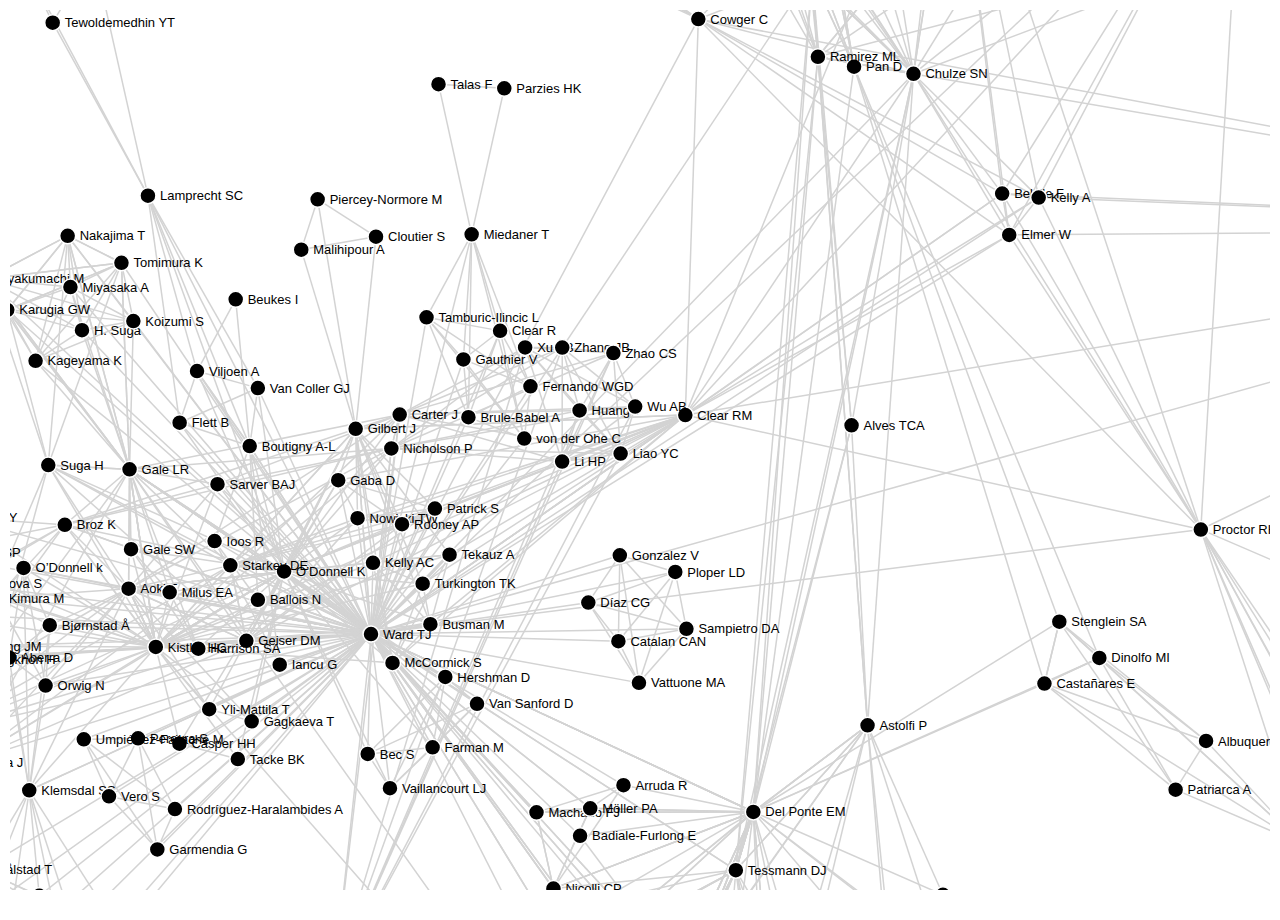
<file: network-FGSC.html>
<!DOCTYPE html>
<html>
<head>
<meta charset="utf-8" />
<title>forceNetwork</title>
<script src="[data-uri]"></script>
<script src="[data-uri]"></script>
<script src="[data-uri]"></script>
</head>
<body style="background-color: white;">
<div id="htmlwidget_container">
<div id="htmlwidget-309b46d79c86461340df" class="forceNetwork html-widget" style="width:960px;height:500px;">

</div>
</div>
<script type="application/json" data-for="htmlwidget-309b46d79c86461340df">{"x":{"links":{"source":[197,197,197,132,132,259,197,197,197,197,297,132,297,132,94,132,297,90,132,297,132,132,224,224,224,224,224,227,227,227,227,82,82,82,270,270,148,297,10,90,132,94,251,251,251,197,297,297,132,297,297,297,297,197,10,132,94,10,10,10,197,132,94,90,90,90,197,132,132,132,132,197,94,94,94,197,255,255,197,271,197,197,297,196,132,10,196,196,196,196,297,132,297,297,297,297,297,132,10,2,2,2,2,132,132,132,132,132,10,10,10,10,200,200,200,130,130,29,105,297,90,105,105,105,105,105,105,297,90,125,125,125,125,125,125,297,297,297,297,297,297,297,90,90,90,90,90,90,267,267,267,267,267,188,188,188,188,180,180,180,134,134,124,297,297,197,297,297,297,297,297,297,61,197,61,61,251,61,94,61,197,229,229,251,229,94,229,197,197,197,197,197,197,88,251,88,94,88,251,209,94,209,251,94,251,94,97,94,240,240,240,240,240,14,14,14,14,225,225,225,238,238,183,314,297,10,132,197,297,10,132,197,297,132,197,132,197,197,291,291,291,291,291,297,291,93,93,93,93,297,93,261,261,261,297,261,37,37,297,37,84,297,84,297,60,297,14,14,14,14,14,14,234,234,234,234,69,239,239,239,69,99,99,69,244,69,69,297,32,32,32,197,32,297,297,297,197,297,277,277,197,277,87,197,87,197,138,197,90,297,197,90,90,132,297,197,108,108,132,197,297,297,132,197,197,197,177,132,132,224,227,227,224,224,270,233,233,233,233,233,297,73,73,73,73,297,101,101,101,297,288,288,297,217,297,297,297,90,235,132,10,235,235,197,297,297,132,297,297,297,197,90,132,10,90,90,197,132,10,36,36,197,132,132,132,197,10,10,197,192,197,197,227,224,58,14,14,14,224,227,227,227,227,224,224,224,224,58,58,58,265,69,69,20,20,20,224,227,20,58,318,318,224,227,318,58,3,224,227,3,58,224,227,201,58,224,224,224,227,227,58,322,322,322,322,322,322,322,279,279,279,279,279,279,293,293,293,293,293,54,54,54,54,304,304,304,304,304,325,204,204,204,41,41,178,234,99,244,265,254,254,69,234,234,234,234,234,69,99,99,99,99,69,244,244,244,69,265,265,69,85,69,69,274,274,274,297,274,92,92,297,92,211,297,211,297,228,297,297,32,32,32,297,297,297,17,17,118,46,46,46,46,46,6,6,6,6,74,74,74,215,215,208,155,36,155,155,155,297,155,132,36,302,302,302,297,302,132,36,36,36,297,36,132,75,75,297,75,132,169,297,169,132,297,4,132,297,132,132,246,246,246,246,246,213,213,213,213,159,159,159,172,172,40,297,22,197,22,22,22,297,197,297,297,297,197,81,81,81,197,197,197,109,109,285,69,297,69,69,69,69,69,297,99,249,249,244,265,297,297,297,297,297,99,99,99,99,193,244,265,244,265,244,297,99,69,297,297,69,61,197,127,127,127,97,132,127,297,197,61,61,61,61,132,61,297,197,197,197,197,197,197,197,168,168,97,132,168,297,272,97,132,272,297,97,132,264,297,132,97,297,132,132,297,162,193,69,297,193,69,297,69,297,297,46,69,204,46,69,204,74,69,69,204,126,126,58,61,126,126,126,126,293,297,218,58,61,218,218,218,218,293,297,58,61,23,23,23,23,293,297,58,58,58,58,58,58,297,61,61,61,61,61,297,63,63,63,293,297,79,79,293,297,146,293,297,293,297,297,297,244,249,137,265,69,297,297,297,297,297,244,244,244,69,249,265,69,265,69,69,204,204,227,269,204,41,227,269,178,227,269,41,227,227,269,322,322,322,322,322,322,322,322,322,322,322,322,34,304,34,34,34,34,34,83,34,34,293,304,160,160,160,160,160,83,160,160,293,304,304,304,304,304,304,304,304,293,305,305,305,305,83,305,305,293,102,102,102,83,102,102,293,104,104,83,104,104,293,123,83,123,123,293,83,55,55,293,83,83,293,284,293,293,193,162,162,297,69,193,193,297,69,181,297,69,297,69,297,313,313,58,203,58,58,297,0,0,0,133,0,0,0,297,297,297,297,297,297,297,35,35,133,35,35,35,292,133,292,292,292,133,139,139,139,133,133,133,77,77,273,1,246,218,8,8,159,215,184,246,246,246,246,215,246,218,218,159,215,184,252,159,215,184,159,215,184,215,159,215,32,32,290,50,218,255,90,125,125,125,90,255,255,255,90,90,90,267,188,267,138,138,138,266,266,31,141,141,141,148,141,49,49,148,49,128,148,128,148,316,148,141,141,141,141,141,148,141,128,128,128,128,148,128,121,121,121,148,147,129,129,148,147,320,148,147,148,147,148,145,145,145,145,146,142,145,142,146,145,189,146,145,146,146,146,146,146,146,146,146,146,202,202,202,202,202,230,143,143,143,143,230,144,144,144,230,57,57,230,107,230,230,158,158,158,158,158,158,257,257,257,257,257,153,153,153,153,303,303,303,70,70,321,182,182,182,182,64,64,64,140,140,72,190,190,190,190,190,190,190,323,323,323,323,323,323,295,295,295,295,295,100,100,100,100,149,149,149,223,223,152,219,219,219,219,268,268,268,194,194,205,304,222,304,223,223,223,223,223,223,43,192,223,151,151,151,151,151,43,192,151,324,324,324,324,43,192,324,308,308,308,43,192,308,115,115,43,192,115,301,43,192,301,43,192,327,192,43,192,242,257,153,242,242,257,153,114,114,257,257,257,153,153,103,260,175,175,263,263,263,263,263,179,179,179,179,185,185,185,131,131,232,271,271,271,271,271,174,174,174,286,113,113,286,21,286,286,294,296,296,296,296,296,296,296,65,65,65,65,65,65,80,80,80,80,80,248,248,248,248,226,226,226,173,173,306,309,309,309,293,278,278,293,311,293,293,18,18,18,18,18,18,236,236,236,236,236,166,166,166,166,27,27,27,110,110,176,220,237,63,237,237,63,300,300,63,63,24,323,323,323,323,323,323,323,323,295,295,295,295,295,295,295,100,100,100,100,100,100,51,51,51,51,156,247,247,247,156,154,154,156,150,156,156,97,164,164,97,97,214,67,67,67,293,67,67,67,67,67,299,299,293,299,299,299,299,299,15,293,15,15,15,15,15,293,13,13,13,13,13,293,293,293,293,293,280,280,280,280,319,319,319,95,95,68,262,262,262,262,198,262,262,86,86,86,198,86,86,96,96,198,96,96,245,198,245,245,198,48,48,198,198,120,76,76,153,76,76,296,221,153,221,221,296,153,312,312,296,153,153,153,258,296,296,38,38,38,38,38,7,7,7,7,241,241,241,191,191,171,78,323,323,323,323,323,323,149,149,149,149,149,223,66,66,156,223,223,223,307,156,156,298,298,298,298,298,237,276,276,276,276,237,30,30,30,237,106,106,237,116,237,237,322,310,278,293,310,304,304,54,83,322,322,322,322,322,322,322,322,278,293,135,304,304,54,83,293,278,304,304,54,83,293,293,293,293,293,304,304,54,83,304,54,304,54,304,54,136,136,136,136,136,136,250,250,250,250,250,199,199,199,199,212,212,212,165,165,28],"target":[132,259,45,259,45,45,297,94,132,10,94,297,10,94,10,10,90,18,90,18,297,18,227,82,270,148,58,82,270,148,58,270,148,58,148,58,58,251,251,251,251,251,255,271,286,251,10,90,297,94,255,271,286,297,90,10,10,255,271,286,10,90,90,255,271,286,90,94,255,271,286,132,255,271,286,94,271,286,255,286,271,286,196,2,196,196,200,130,29,133,2,297,10,200,130,29,133,2,2,200,130,29,133,10,200,130,29,133,200,130,29,133,130,29,133,29,133,133,125,105,105,267,188,180,134,124,117,125,125,267,188,180,134,124,117,90,267,188,180,134,124,117,267,188,180,134,124,117,188,180,134,124,117,180,134,124,117,134,124,117,124,117,117,61,229,297,88,209,251,97,94,195,229,61,88,209,61,97,61,195,229,88,209,229,97,229,195,88,209,251,97,94,195,209,88,97,88,195,209,97,209,195,97,251,195,97,195,195,14,225,238,183,69,225,238,183,69,238,183,69,183,69,69,89,314,314,314,314,89,89,89,89,10,297,297,10,10,132,93,261,37,84,60,291,175,261,37,84,60,93,175,37,84,60,261,175,84,60,37,175,60,84,175,60,175,175,234,239,99,244,265,69,239,99,244,265,234,99,244,265,239,244,265,99,265,244,265,32,277,87,138,32,290,277,87,138,297,290,87,138,277,290,138,87,290,138,290,290,108,90,90,177,91,90,108,108,177,91,108,297,177,91,297,177,91,132,91,177,91,227,270,58,270,58,58,73,101,288,217,47,233,101,288,217,47,73,288,217,47,101,217,47,288,47,217,47,235,235,36,235,235,192,43,235,90,36,297,10,192,43,297,36,90,90,192,43,90,36,36,192,43,36,10,192,43,132,192,43,10,43,192,43,14,14,14,9,265,69,227,58,9,265,69,58,9,265,69,9,265,69,9,9,265,318,3,201,20,20,269,20,3,201,318,318,269,318,201,3,3,269,3,201,201,269,201,227,269,58,269,58,269,279,293,54,304,304,325,83,293,54,304,304,325,83,54,304,304,325,83,304,304,325,83,304,325,83,325,83,83,41,178,25,178,25,25,254,254,254,254,85,163,254,99,244,265,85,163,234,244,265,85,163,99,265,85,163,244,85,163,265,163,85,163,92,211,228,274,289,211,228,92,289,228,211,289,228,289,289,32,17,118,119,17,118,119,118,119,119,6,74,215,208,253,74,215,208,253,215,208,253,208,253,253,302,155,75,169,4,155,161,155,302,75,169,4,302,161,302,75,169,4,36,161,36,169,4,75,161,75,4,169,161,169,4,161,4,161,297,161,213,159,172,40,184,159,172,40,184,172,40,184,40,184,184,22,81,22,109,285,275,81,297,109,285,275,81,109,285,275,109,285,275,285,275,275,249,69,99,193,137,244,265,249,249,193,137,249,249,99,193,137,244,265,193,137,244,265,137,193,193,137,137,265,99,16,99,16,69,16,127,127,168,272,264,127,127,39,127,61,168,272,264,97,61,39,61,168,272,264,97,132,39,297,272,264,168,168,39,168,264,272,272,39,272,264,264,39,264,97,39,97,39,297,39,181,162,162,162,181,181,181,193,193,69,74,46,46,253,74,74,253,204,253,253,218,23,126,126,63,79,146,198,126,126,23,218,218,63,79,146,198,218,218,23,23,63,79,146,198,23,23,61,63,79,146,198,293,58,63,79,146,198,293,61,79,146,198,63,63,146,198,79,79,198,146,146,198,198,293,137,137,137,59,137,137,244,249,59,265,69,249,59,265,244,59,249,249,59,59,265,178,41,204,204,25,178,178,178,25,41,41,25,269,25,25,34,160,304,305,102,104,123,55,83,284,281,293,160,34,305,102,104,123,55,34,284,281,34,160,305,102,104,123,55,160,284,281,160,305,102,104,123,55,83,284,281,304,102,104,123,55,305,284,281,305,104,123,55,102,284,281,102,123,55,104,284,281,104,55,123,284,281,123,55,284,281,55,284,281,83,281,284,281,162,181,12,162,162,181,12,193,193,12,181,181,12,12,69,203,256,313,256,203,256,0,35,292,139,0,77,273,111,35,292,139,133,77,273,111,292,139,35,77,273,111,139,292,77,273,111,139,77,273,111,77,273,111,273,111,111,317,8,8,252,186,8,8,8,218,252,186,159,246,184,252,186,218,218,218,186,252,252,252,186,186,186,159,184,184,26,290,26,98,71,125,125,188,267,117,255,188,267,117,188,267,117,188,117,117,266,31,42,31,42,42,49,128,316,141,147,128,316,49,147,316,128,147,316,147,147,128,121,129,320,44,141,147,121,129,320,44,128,147,129,320,44,121,121,320,44,129,129,44,320,320,44,44,147,142,189,145,230,145,189,142,230,142,189,230,189,230,145,230,202,143,144,57,107,112,230,143,144,57,107,112,202,144,57,107,112,143,57,107,112,144,107,112,57,112,107,112,257,153,303,70,321,52,153,303,70,321,52,303,70,321,52,70,321,52,321,52,52,64,140,72,167,140,72,167,72,167,167,323,295,100,149,223,152,156,295,100,149,223,152,156,100,149,223,152,156,149,223,152,156,223,152,156,152,156,156,268,194,205,216,194,205,216,205,216,216,222,243,243,151,324,308,115,301,327,223,223,157,324,308,115,301,327,151,151,157,308,115,301,327,324,324,157,115,301,327,308,308,157,301,327,115,115,157,327,301,301,157,327,327,157,43,157,157,114,242,242,103,53,114,114,103,53,153,103,53,103,53,53,206,260,206,179,185,131,232,231,185,131,232,231,131,232,231,232,231,231,174,113,21,287,286,113,21,287,174,21,287,113,287,21,287,56,65,80,248,226,173,306,122,80,248,226,173,306,122,248,226,173,306,122,226,173,306,122,173,306,122,306,122,122,278,311,315,309,311,315,278,315,311,315,236,166,27,110,176,207,166,27,110,176,207,27,110,176,207,110,176,207,176,207,207,328,300,237,24,11,300,24,11,24,11,11,295,100,51,247,154,150,210,156,100,51,247,154,150,210,156,51,247,154,150,210,156,247,154,150,210,51,154,150,210,247,150,210,154,210,150,210,164,214,62,214,62,62,299,15,13,67,280,319,95,68,283,15,13,299,280,319,95,68,283,13,15,280,319,95,68,283,13,280,319,95,68,283,280,319,95,68,283,319,95,68,283,95,68,283,68,283,283,86,96,245,48,262,120,19,96,245,48,86,120,19,245,48,96,120,19,48,245,120,19,48,120,19,120,19,19,221,312,76,258,329,76,312,221,258,329,221,312,258,329,312,258,329,296,329,258,329,7,241,191,171,5,241,191,171,5,191,171,5,171,5,5,187,149,66,223,307,326,156,66,223,307,326,156,66,307,326,66,307,326,156,326,307,326,276,30,106,116,170,298,30,106,116,170,276,106,116,170,30,116,170,106,170,116,170,310,135,310,310,282,310,310,310,310,135,278,293,282,304,304,54,83,135,135,282,135,135,135,135,278,282,278,278,278,278,282,304,304,54,83,282,282,282,282,304,304,83,304,83,83,250,199,212,165,28,33,199,212,165,28,33,212,165,28,33,165,28,33,28,33,33],"value":[1,1,1,1,1,1,1,1,1,1,1,1,1,1,1,1,1,1,1,1,1,1,1,1,1,1,1,1,1,1,1,1,1,1,1,1,1,1,1,1,1,1,1,1,1,1,1,1,1,1,1,1,1,1,1,1,1,1,1,1,1,1,1,1,1,1,1,1,1,1,1,1,1,1,1,1,1,1,1,1,1,1,1,1,1,1,1,1,1,1,1,1,1,1,1,1,1,1,1,1,1,1,1,1,1,1,1,1,1,1,1,1,1,1,1,1,1,1,1,1,1,1,1,1,1,1,1,1,1,1,1,1,1,1,1,1,1,1,1,1,1,1,1,1,1,1,1,1,1,1,1,1,1,1,1,1,1,1,1,1,1,1,1,1,1,1,1,1,1,1,1,1,1,1,1,1,1,1,1,1,1,1,1,1,1,1,1,1,1,1,1,1,1,1,1,1,1,1,1,1,1,1,1,1,1,1,1,1,1,1,1,1,1,1,1,1,1,1,1,1,1,1,1,1,1,1,1,1,1,1,1,1,1,1,1,1,1,1,1,1,1,1,1,1,1,1,1,1,1,1,1,1,1,1,1,1,1,1,1,1,1,1,1,1,1,1,1,1,1,1,1,1,1,1,1,1,1,1,1,1,1,1,1,1,1,1,1,1,1,1,1,1,1,1,1,1,1,1,1,1,1,1,1,1,1,1,1,1,1,1,1,1,1,1,1,1,1,1,1,1,1,1,1,1,1,1,1,1,1,1,1,1,1,1,1,1,1,1,1,1,1,1,1,1,1,1,1,1,1,1,1,1,1,1,1,1,1,1,1,1,1,1,1,1,1,1,1,1,1,1,1,1,1,1,1,1,1,1,1,1,1,1,1,1,1,1,1,1,1,1,1,1,1,1,1,1,1,1,1,1,1,1,1,1,1,1,1,1,1,1,1,1,1,1,1,1,1,1,1,1,1,1,1,1,1,1,1,1,1,1,1,1,1,1,1,1,1,1,1,1,1,1,1,1,1,1,1,1,1,1,1,1,1,1,1,1,1,1,1,1,1,1,1,1,1,1,1,1,1,1,1,1,1,1,1,1,1,1,1,1,1,1,1,1,1,1,1,1,1,1,1,1,1,1,1,1,1,1,1,1,1,1,1,1,1,1,1,1,1,1,1,1,1,1,1,1,1,1,1,1,1,1,1,1,1,1,1,1,1,1,1,1,1,1,1,1,1,1,1,1,1,1,1,1,1,1,1,1,1,1,1,1,1,1,1,1,1,1,1,1,1,1,1,1,1,1,1,1,1,1,1,1,1,1,1,1,1,1,1,1,1,1,1,1,1,1,1,1,1,1,1,1,1,1,1,1,1,1,1,1,1,1,1,1,1,1,1,1,1,1,1,1,1,1,1,1,1,1,1,1,1,1,1,1,1,1,1,1,1,1,1,1,1,1,1,1,1,1,1,1,1,1,1,1,1,1,1,1,1,1,1,1,1,1,1,1,1,1,1,1,1,1,1,1,1,1,1,1,1,1,1,1,1,1,1,1,1,1,1,1,1,1,1,1,1,1,1,1,1,1,1,1,1,1,1,1,1,1,1,1,1,1,1,1,1,1,1,1,1,1,1,1,1,1,1,1,1,1,1,1,1,1,1,1,1,1,1,1,1,1,1,1,1,1,1,1,1,1,1,1,1,1,1,1,1,1,1,1,1,1,1,1,1,1,1,1,1,1,1,1,1,1,1,1,1,1,1,1,1,1,1,1,1,1,1,1,1,1,1,1,1,1,1,1,1,1,1,1,1,1,1,1,1,1,1,1,1,1,1,1,1,1,1,1,1,1,1,1,1,1,1,1,1,1,1,1,1,1,1,1,1,1,1,1,1,1,1,1,1,1,1,1,1,1,1,1,1,1,1,1,1,1,1,1,1,1,1,1,1,1,1,1,1,1,1,1,1,1,1,1,1,1,1,1,1,1,1,1,1,1,1,1,1,1,1,1,1,1,1,1,1,1,1,1,1,1,1,1,1,1,1,1,1,1,1,1,1,1,1,1,1,1,1,1,1,1,1,1,1,1,1,1,1,1,1,1,1,1,1,1,1,1,1,1,1,1,1,1,1,1,1,1,1,1,1,1,1,1,1,1,1,1,1,1,1,1,1,1,1,1,1,1,1,1,1,1,1,1,1,1,1,1,1,1,1,1,1,1,1,1,1,1,1,1,1,1,1,1,1,1,1,1,1,1,1,1,1,1,1,1,1,1,1,1,1,1,1,1,1,1,1,1,1,1,1,1,1,1,1,1,1,1,1,1,1,1,1,1,1,1,1,1,1,1,1,1,1,1,1,1,1,1,1,1,1,1,1,1,1,1,1,1,1,1,1,1,1,1,1,1,1,1,1,1,1,1,1,1,1,1,1,1,1,1,1,1,1,1,1,1,1,1,1,1,1,1,1,1,1,1,1,1,1,1,1,1,1,1,1,1,1,1,1,1,1,1,1,1,1,1,1,1,1,1,1,1,1,1,1,1,1,1,1,1,1,1,1,1,1,1,1,1,1,1,1,1,1,1,1,1,1,1,1,1,1,1,1,1,1,1,1,1,1,1,1,1,1,1,1,1,1,1,1,1,1,1,1,1,1,1,1,1,1,1,1,1,1,1,1,1,1,1,1,1,1,1,1,1,1,1,1,1,1,1,1,1,1,1,1,1,1,1,1,1,1,1,1,1,1,1,1,1,1,1,1,1,1,1,1,1,1,1,1,1,1,1,1,1,1,1,1,1,1,1,1,1,1,1,1,1,1,1,1,1,1,1,1,1,1,1,1,1,1,1,1,1,1,1,1,1,1,1,1,1,1,1,1,1,1,1,1,1,1,1,1,1,1,1,1,1,1,1,1,1,1,1,1,1,1,1,1,1,1,1,1,1,1,1,1,1,1,1,1,1,1,1,1,1,1,1,1,1,1,1,1,1,1,1,1,1,1,1,1,1,1,1,1,1,1,1,1,1,1,1,1,1,1,1,1,1,1,1,1,1,1,1,1,1,1,1,1,1,1,1,1,1,1,1,1,1,1,1,1,1,1,1,1,1,1,1,1,1,1,1,1,1,1,1,1,1,1,1,1,1,1,1,1,1,1,1,1,1,1,1,1,1,1,1,1,1,1,1,1,1,1,1,1,1,1,1,1,1,1,1,1,1,1,1,1,1,1,1,1,1,1,1,1,1,1,1,1,1,1,1,1,1,1,1,1,1,1,1,1,1,1,1,1,1,1,1,1,1,1,1,1,1,1,1,1,1,1,1,1,1,1,1,1,1,1,1,1,1,1,1,1,1,1,1,1,1,1,1,1,1,1,1,1,1,1,1,1,1,1,1,1,1,1,1,1,1,1,1,1,1,1,1,1,1,1,1,1,1,1,1,1,1,1,1,1,1,1,1,1,1,1,1,1,1,1,1,1,1,1,1,1,1,1,1,1,1,1,1,1,1,1,1,1,1,1,1,1,1,1,1,1,1,1,1,1,1,1,1,1,1,1,1,1,1,1,1,1,1,1,1,1,1,1,1,1,1,1,1,1,1,1,1,1],"colour":["lightgrey","lightgrey","lightgrey","lightgrey","lightgrey","lightgrey","lightgrey","lightgrey","lightgrey","lightgrey","lightgrey","lightgrey","lightgrey","lightgrey","lightgrey","lightgrey","lightgrey","lightgrey","lightgrey","lightgrey","lightgrey","lightgrey","lightgrey","lightgrey","lightgrey","lightgrey","lightgrey","lightgrey","lightgrey","lightgrey","lightgrey","lightgrey","lightgrey","lightgrey","lightgrey","lightgrey","lightgrey","lightgrey","lightgrey","lightgrey","lightgrey","lightgrey","lightgrey","lightgrey","lightgrey","lightgrey","lightgrey","lightgrey","lightgrey","lightgrey","lightgrey","lightgrey","lightgrey","lightgrey","lightgrey","lightgrey","lightgrey","lightgrey","lightgrey","lightgrey","lightgrey","lightgrey","lightgrey","lightgrey","lightgrey","lightgrey","lightgrey","lightgrey","lightgrey","lightgrey","lightgrey","lightgrey","lightgrey","lightgrey","lightgrey","lightgrey","lightgrey","lightgrey","lightgrey","lightgrey","lightgrey","lightgrey","lightgrey","lightgrey","lightgrey","lightgrey","lightgrey","lightgrey","lightgrey","lightgrey","lightgrey","lightgrey","lightgrey","lightgrey","lightgrey","lightgrey","lightgrey","lightgrey","lightgrey","lightgrey","lightgrey","lightgrey","lightgrey","lightgrey","lightgrey","lightgrey","lightgrey","lightgrey","lightgrey","lightgrey","lightgrey","lightgrey","lightgrey","lightgrey","lightgrey","lightgrey","lightgrey","lightgrey","lightgrey","lightgrey","lightgrey","lightgrey","lightgrey","lightgrey","lightgrey","lightgrey","lightgrey","lightgrey","lightgrey","lightgrey","lightgrey","lightgrey","lightgrey","lightgrey","lightgrey","lightgrey","lightgrey","lightgrey","lightgrey","lightgrey","lightgrey","lightgrey","lightgrey","lightgrey","lightgrey","lightgrey","lightgrey","lightgrey","lightgrey","lightgrey","lightgrey","lightgrey","lightgrey","lightgrey","lightgrey","lightgrey","lightgrey","lightgrey","lightgrey","lightgrey","lightgrey","lightgrey","lightgrey","lightgrey","lightgrey","lightgrey","lightgrey","lightgrey","lightgrey","lightgrey","lightgrey","lightgrey","lightgrey","lightgrey","lightgrey","lightgrey","lightgrey","lightgrey","lightgrey","lightgrey","lightgrey","lightgrey","lightgrey","lightgrey","lightgrey","lightgrey","lightgrey","lightgrey","lightgrey","lightgrey","lightgrey","lightgrey","lightgrey","lightgrey","lightgrey","lightgrey","lightgrey","lightgrey","lightgrey","lightgrey","lightgrey","lightgrey","lightgrey","lightgrey","lightgrey","lightgrey","lightgrey","lightgrey","lightgrey","lightgrey","lightgrey","lightgrey","lightgrey","lightgrey","lightgrey","lightgrey","lightgrey","lightgrey","lightgrey","lightgrey","lightgrey","lightgrey","lightgrey","lightgrey","lightgrey","lightgrey","lightgrey","lightgrey","lightgrey","lightgrey","lightgrey","lightgrey","lightgrey","lightgrey","lightgrey","lightgrey","lightgrey","lightgrey","lightgrey","lightgrey","lightgrey","lightgrey","lightgrey","lightgrey","lightgrey","lightgrey","lightgrey","lightgrey","lightgrey","lightgrey","lightgrey","lightgrey","lightgrey","lightgrey","lightgrey","lightgrey","lightgrey","lightgrey","lightgrey","lightgrey","lightgrey","lightgrey","lightgrey","lightgrey","lightgrey","lightgrey","lightgrey","lightgrey","lightgrey","lightgrey","lightgrey","lightgrey","lightgrey","lightgrey","lightgrey","lightgrey","lightgrey","lightgrey","lightgrey","lightgrey","lightgrey","lightgrey","lightgrey","lightgrey","lightgrey","lightgrey","lightgrey","lightgrey","lightgrey","lightgrey","lightgrey","lightgrey","lightgrey","lightgrey","lightgrey","lightgrey","lightgrey","lightgrey","lightgrey","lightgrey","lightgrey","lightgrey","lightgrey","lightgrey","lightgrey","lightgrey","lightgrey","lightgrey","lightgrey","lightgrey","lightgrey","lightgrey","lightgrey","lightgrey","lightgrey","lightgrey","lightgrey","lightgrey","lightgrey","lightgrey","lightgrey","lightgrey","lightgrey","lightgrey","lightgrey","lightgrey","lightgrey","lightgrey","lightgrey","lightgrey","lightgrey","lightgrey","lightgrey","lightgrey","lightgrey","lightgrey","lightgrey","lightgrey","lightgrey","lightgrey","lightgrey","lightgrey","lightgrey","lightgrey","lightgrey","lightgrey","lightgrey","lightgrey","lightgrey","lightgrey","lightgrey","lightgrey","lightgrey","lightgrey","lightgrey","lightgrey","lightgrey","lightgrey","lightgrey","lightgrey","lightgrey","lightgrey","lightgrey","lightgrey","lightgrey","lightgrey","lightgrey","lightgrey","lightgrey","lightgrey","lightgrey","lightgrey","lightgrey","lightgrey","lightgrey","lightgrey","lightgrey","lightgrey","lightgrey","lightgrey","lightgrey","lightgrey","lightgrey","lightgrey","lightgrey","lightgrey","lightgrey","lightgrey","lightgrey","lightgrey","lightgrey","lightgrey","lightgrey","lightgrey","lightgrey","lightgrey","lightgrey","lightgrey","lightgrey","lightgrey","lightgrey","lightgrey","lightgrey","lightgrey","lightgrey","lightgrey","lightgrey","lightgrey","lightgrey","lightgrey","lightgrey","lightgrey","lightgrey","lightgrey","lightgrey","lightgrey","lightgrey","lightgrey","lightgrey","lightgrey","lightgrey","lightgrey","lightgrey","lightgrey","lightgrey","lightgrey","lightgrey","lightgrey","lightgrey","lightgrey","lightgrey","lightgrey","lightgrey","lightgrey","lightgrey","lightgrey","lightgrey","lightgrey","lightgrey","lightgrey","lightgrey","lightgrey","lightgrey","lightgrey","lightgrey","lightgrey","lightgrey","lightgrey","lightgrey","lightgrey","lightgrey","lightgrey","lightgrey","lightgrey","lightgrey","lightgrey","lightgrey","lightgrey","lightgrey","lightgrey","lightgrey","lightgrey","lightgrey","lightgrey","lightgrey","lightgrey","lightgrey","lightgrey","lightgrey","lightgrey","lightgrey","lightgrey","lightgrey","lightgrey","lightgrey","lightgrey","lightgrey","lightgrey","lightgrey","lightgrey","lightgrey","lightgrey","lightgrey","lightgrey","lightgrey","lightgrey","lightgrey","lightgrey","lightgrey","lightgrey","lightgrey","lightgrey","lightgrey","lightgrey","lightgrey","lightgrey","lightgrey","lightgrey","lightgrey","lightgrey","lightgrey","lightgrey","lightgrey","lightgrey","lightgrey","lightgrey","lightgrey","lightgrey","lightgrey","lightgrey","lightgrey","lightgrey","lightgrey","lightgrey","lightgrey","lightgrey","lightgrey","lightgrey","lightgrey","lightgrey","lightgrey","lightgrey","lightgrey","lightgrey","lightgrey","lightgrey","lightgrey","lightgrey","lightgrey","lightgrey","lightgrey","lightgrey","lightgrey","lightgrey","lightgrey","lightgrey","lightgrey","lightgrey","lightgrey","lightgrey","lightgrey","lightgrey","lightgrey","lightgrey","lightgrey","lightgrey","lightgrey","lightgrey","lightgrey","lightgrey","lightgrey","lightgrey","lightgrey","lightgrey","lightgrey","lightgrey","lightgrey","lightgrey","lightgrey","lightgrey","lightgrey","lightgrey","lightgrey","lightgrey","lightgrey","lightgrey","lightgrey","lightgrey","lightgrey","lightgrey","lightgrey","lightgrey","lightgrey","lightgrey","lightgrey","lightgrey","lightgrey","lightgrey","lightgrey","lightgrey","lightgrey","lightgrey","lightgrey","lightgrey","lightgrey","lightgrey","lightgrey","lightgrey","lightgrey","lightgrey","lightgrey","lightgrey","lightgrey","lightgrey","lightgrey","lightgrey","lightgrey","lightgrey","lightgrey","lightgrey","lightgrey","lightgrey","lightgrey","lightgrey","lightgrey","lightgrey","lightgrey","lightgrey","lightgrey","lightgrey","lightgrey","lightgrey","lightgrey","lightgrey","lightgrey","lightgrey","lightgrey","lightgrey","lightgrey","lightgrey","lightgrey","lightgrey","lightgrey","lightgrey","lightgrey","lightgrey","lightgrey","lightgrey","lightgrey","lightgrey","lightgrey","lightgrey","lightgrey","lightgrey","lightgrey","lightgrey","lightgrey","lightgrey","lightgrey","lightgrey","lightgrey","lightgrey","lightgrey","lightgrey","lightgrey","lightgrey","lightgrey","lightgrey","lightgrey","lightgrey","lightgrey","lightgrey","lightgrey","lightgrey","lightgrey","lightgrey","lightgrey","lightgrey","lightgrey","lightgrey","lightgrey","lightgrey","lightgrey","lightgrey","lightgrey","lightgrey","lightgrey","lightgrey","lightgrey","lightgrey","lightgrey","lightgrey","lightgrey","lightgrey","lightgrey","lightgrey","lightgrey","lightgrey","lightgrey","lightgrey","lightgrey","lightgrey","lightgrey","lightgrey","lightgrey","lightgrey","lightgrey","lightgrey","lightgrey","lightgrey","lightgrey","lightgrey","lightgrey","lightgrey","lightgrey","lightgrey","lightgrey","lightgrey","lightgrey","lightgrey","lightgrey","lightgrey","lightgrey","lightgrey","lightgrey","lightgrey","lightgrey","lightgrey","lightgrey","lightgrey","lightgrey","lightgrey","lightgrey","lightgrey","lightgrey","lightgrey","lightgrey","lightgrey","lightgrey","lightgrey","lightgrey","lightgrey","lightgrey","lightgrey","lightgrey","lightgrey","lightgrey","lightgrey","lightgrey","lightgrey","lightgrey","lightgrey","lightgrey","lightgrey","lightgrey","lightgrey","lightgrey","lightgrey","lightgrey","lightgrey","lightgrey","lightgrey","lightgrey","lightgrey","lightgrey","lightgrey","lightgrey","lightgrey","lightgrey","lightgrey","lightgrey","lightgrey","lightgrey","lightgrey","lightgrey","lightgrey","lightgrey","lightgrey","lightgrey","lightgrey","lightgrey","lightgrey","lightgrey","lightgrey","lightgrey","lightgrey","lightgrey","lightgrey","lightgrey","lightgrey","lightgrey","lightgrey","lightgrey","lightgrey","lightgrey","lightgrey","lightgrey","lightgrey","lightgrey","lightgrey","lightgrey","lightgrey","lightgrey","lightgrey","lightgrey","lightgrey","lightgrey","lightgrey","lightgrey","lightgrey","lightgrey","lightgrey","lightgrey","lightgrey","lightgrey","lightgrey","lightgrey","lightgrey","lightgrey","lightgrey","lightgrey","lightgrey","lightgrey","lightgrey","lightgrey","lightgrey","lightgrey","lightgrey","lightgrey","lightgrey","lightgrey","lightgrey","lightgrey","lightgrey","lightgrey","lightgrey","lightgrey","lightgrey","lightgrey","lightgrey","lightgrey","lightgrey","lightgrey","lightgrey","lightgrey","lightgrey","lightgrey","lightgrey","lightgrey","lightgrey","lightgrey","lightgrey","lightgrey","lightgrey","lightgrey","lightgrey","lightgrey","lightgrey","lightgrey","lightgrey","lightgrey","lightgrey","lightgrey","lightgrey","lightgrey","lightgrey","lightgrey","lightgrey","lightgrey","lightgrey","lightgrey","lightgrey","lightgrey","lightgrey","lightgrey","lightgrey","lightgrey","lightgrey","lightgrey","lightgrey","lightgrey","lightgrey","lightgrey","lightgrey","lightgrey","lightgrey","lightgrey","lightgrey","lightgrey","lightgrey","lightgrey","lightgrey","lightgrey","lightgrey","lightgrey","lightgrey","lightgrey","lightgrey","lightgrey","lightgrey","lightgrey","lightgrey","lightgrey","lightgrey","lightgrey","lightgrey","lightgrey","lightgrey","lightgrey","lightgrey","lightgrey","lightgrey","lightgrey","lightgrey","lightgrey","lightgrey","lightgrey","lightgrey","lightgrey","lightgrey","lightgrey","lightgrey","lightgrey","lightgrey","lightgrey","lightgrey","lightgrey","lightgrey","lightgrey","lightgrey","lightgrey","lightgrey","lightgrey","lightgrey","lightgrey","lightgrey","lightgrey","lightgrey","lightgrey","lightgrey","lightgrey","lightgrey","lightgrey","lightgrey","lightgrey","lightgrey","lightgrey","lightgrey","lightgrey","lightgrey","lightgrey","lightgrey","lightgrey","lightgrey","lightgrey","lightgrey","lightgrey","lightgrey","lightgrey","lightgrey","lightgrey","lightgrey","lightgrey","lightgrey","lightgrey","lightgrey","lightgrey","lightgrey","lightgrey","lightgrey","lightgrey","lightgrey","lightgrey","lightgrey","lightgrey","lightgrey","lightgrey","lightgrey","lightgrey","lightgrey","lightgrey","lightgrey","lightgrey","lightgrey","lightgrey","lightgrey","lightgrey","lightgrey","lightgrey","lightgrey","lightgrey","lightgrey","lightgrey","lightgrey","lightgrey","lightgrey","lightgrey","lightgrey","lightgrey","lightgrey","lightgrey","lightgrey","lightgrey","lightgrey","lightgrey","lightgrey","lightgrey","lightgrey","lightgrey","lightgrey","lightgrey","lightgrey","lightgrey","lightgrey","lightgrey","lightgrey","lightgrey","lightgrey","lightgrey","lightgrey","lightgrey","lightgrey","lightgrey","lightgrey","lightgrey","lightgrey","lightgrey","lightgrey","lightgrey","lightgrey","lightgrey","lightgrey","lightgrey","lightgrey","lightgrey","lightgrey","lightgrey","lightgrey","lightgrey","lightgrey","lightgrey","lightgrey","lightgrey","lightgrey","lightgrey","lightgrey","lightgrey","lightgrey","lightgrey","lightgrey","lightgrey","lightgrey","lightgrey","lightgrey","lightgrey","lightgrey","lightgrey","lightgrey","lightgrey","lightgrey","lightgrey","lightgrey","lightgrey","lightgrey","lightgrey","lightgrey","lightgrey","lightgrey","lightgrey","lightgrey","lightgrey","lightgrey","lightgrey","lightgrey","lightgrey","lightgrey","lightgrey","lightgrey","lightgrey","lightgrey","lightgrey","lightgrey","lightgrey","lightgrey","lightgrey","lightgrey","lightgrey","lightgrey","lightgrey","lightgrey","lightgrey","lightgrey","lightgrey","lightgrey","lightgrey","lightgrey","lightgrey","lightgrey","lightgrey","lightgrey","lightgrey","lightgrey","lightgrey","lightgrey","lightgrey","lightgrey","lightgrey","lightgrey","lightgrey","lightgrey","lightgrey","lightgrey","lightgrey","lightgrey","lightgrey","lightgrey","lightgrey","lightgrey","lightgrey","lightgrey","lightgrey","lightgrey","lightgrey","lightgrey","lightgrey","lightgrey","lightgrey","lightgrey","lightgrey","lightgrey","lightgrey","lightgrey","lightgrey","lightgrey","lightgrey","lightgrey","lightgrey","lightgrey","lightgrey","lightgrey","lightgrey","lightgrey","lightgrey","lightgrey","lightgrey","lightgrey","lightgrey","lightgrey","lightgrey","lightgrey","lightgrey","lightgrey","lightgrey","lightgrey","lightgrey","lightgrey","lightgrey","lightgrey","lightgrey","lightgrey","lightgrey","lightgrey","lightgrey","lightgrey","lightgrey","lightgrey","lightgrey","lightgrey","lightgrey","lightgrey","lightgrey","lightgrey","lightgrey","lightgrey","lightgrey","lightgrey","lightgrey","lightgrey","lightgrey","lightgrey","lightgrey","lightgrey","lightgrey","lightgrey","lightgrey","lightgrey","lightgrey","lightgrey","lightgrey","lightgrey","lightgrey","lightgrey","lightgrey","lightgrey","lightgrey","lightgrey","lightgrey","lightgrey","lightgrey","lightgrey","lightgrey","lightgrey","lightgrey","lightgrey","lightgrey","lightgrey","lightgrey","lightgrey","lightgrey","lightgrey","lightgrey","lightgrey","lightgrey","lightgrey","lightgrey","lightgrey","lightgrey","lightgrey","lightgrey","lightgrey","lightgrey","lightgrey","lightgrey","lightgrey","lightgrey","lightgrey","lightgrey","lightgrey","lightgrey","lightgrey","lightgrey","lightgrey","lightgrey","lightgrey","lightgrey","lightgrey","lightgrey","lightgrey","lightgrey","lightgrey","lightgrey","lightgrey","lightgrey","lightgrey","lightgrey","lightgrey","lightgrey","lightgrey","lightgrey","lightgrey","lightgrey","lightgrey","lightgrey","lightgrey","lightgrey","lightgrey","lightgrey","lightgrey","lightgrey","lightgrey","lightgrey","lightgrey","lightgrey","lightgrey","lightgrey","lightgrey","lightgrey","lightgrey","lightgrey","lightgrey","lightgrey","lightgrey","lightgrey","lightgrey","lightgrey","lightgrey","lightgrey","lightgrey","lightgrey","lightgrey","lightgrey","lightgrey","lightgrey","lightgrey","lightgrey","lightgrey","lightgrey","lightgrey","lightgrey","lightgrey","lightgrey","lightgrey","lightgrey","lightgrey","lightgrey","lightgrey","lightgrey","lightgrey","lightgrey","lightgrey","lightgrey","lightgrey","lightgrey","lightgrey","lightgrey","lightgrey","lightgrey","lightgrey","lightgrey","lightgrey","lightgrey","lightgrey","lightgrey","lightgrey","lightgrey","lightgrey","lightgrey","lightgrey","lightgrey","lightgrey","lightgrey","lightgrey","lightgrey","lightgrey","lightgrey","lightgrey","lightgrey","lightgrey","lightgrey","lightgrey","lightgrey","lightgrey","lightgrey","lightgrey","lightgrey","lightgrey","lightgrey","lightgrey","lightgrey","lightgrey","lightgrey","lightgrey","lightgrey","lightgrey","lightgrey","lightgrey","lightgrey","lightgrey","lightgrey","lightgrey","lightgrey","lightgrey","lightgrey","lightgrey","lightgrey","lightgrey","lightgrey","lightgrey","lightgrey","lightgrey","lightgrey","lightgrey","lightgrey","lightgrey","lightgrey","lightgrey","lightgrey","lightgrey","lightgrey","lightgrey","lightgrey","lightgrey","lightgrey","lightgrey","lightgrey","lightgrey","lightgrey","lightgrey","lightgrey","lightgrey","lightgrey","lightgrey","lightgrey","lightgrey","lightgrey","lightgrey","lightgrey","lightgrey","lightgrey","lightgrey","lightgrey","lightgrey","lightgrey","lightgrey","lightgrey","lightgrey","lightgrey","lightgrey","lightgrey","lightgrey","lightgrey","lightgrey","lightgrey","lightgrey","lightgrey","lightgrey","lightgrey","lightgrey","lightgrey","lightgrey","lightgrey","lightgrey","lightgrey","lightgrey","lightgrey","lightgrey","lightgrey","lightgrey","lightgrey","lightgrey","lightgrey","lightgrey","lightgrey","lightgrey","lightgrey","lightgrey","lightgrey","lightgrey","lightgrey","lightgrey","lightgrey","lightgrey","lightgrey","lightgrey","lightgrey","lightgrey","lightgrey","lightgrey","lightgrey","lightgrey","lightgrey","lightgrey","lightgrey","lightgrey","lightgrey","lightgrey","lightgrey","lightgrey","lightgrey","lightgrey","lightgrey","lightgrey","lightgrey","lightgrey","lightgrey","lightgrey","lightgrey","lightgrey","lightgrey","lightgrey","lightgrey","lightgrey","lightgrey","lightgrey","lightgrey","lightgrey","lightgrey","lightgrey","lightgrey","lightgrey","lightgrey","lightgrey","lightgrey","lightgrey","lightgrey","lightgrey","lightgrey","lightgrey","lightgrey","lightgrey","lightgrey","lightgrey","lightgrey","lightgrey","lightgrey","lightgrey","lightgrey","lightgrey","lightgrey","lightgrey","lightgrey","lightgrey","lightgrey","lightgrey","lightgrey","lightgrey","lightgrey","lightgrey","lightgrey","lightgrey","lightgrey","lightgrey","lightgrey","lightgrey","lightgrey","lightgrey","lightgrey","lightgrey","lightgrey","lightgrey","lightgrey","lightgrey","lightgrey","lightgrey","lightgrey","lightgrey","lightgrey","lightgrey","lightgrey","lightgrey","lightgrey","lightgrey","lightgrey","lightgrey","lightgrey","lightgrey","lightgrey","lightgrey","lightgrey","lightgrey","lightgrey","lightgrey","lightgrey","lightgrey","lightgrey","lightgrey","lightgrey","lightgrey","lightgrey","lightgrey","lightgrey","lightgrey","lightgrey","lightgrey","lightgrey","lightgrey","lightgrey","lightgrey","lightgrey","lightgrey","lightgrey","lightgrey","lightgrey","lightgrey","lightgrey","lightgrey","lightgrey","lightgrey","lightgrey","lightgrey","lightgrey","lightgrey","lightgrey","lightgrey","lightgrey","lightgrey","lightgrey","lightgrey","lightgrey","lightgrey","lightgrey","lightgrey","lightgrey","lightgrey","lightgrey","lightgrey","lightgrey","lightgrey","lightgrey","lightgrey","lightgrey","lightgrey","lightgrey","lightgrey","lightgrey","lightgrey","lightgrey","lightgrey","lightgrey","lightgrey","lightgrey","lightgrey","lightgrey","lightgrey","lightgrey","lightgrey","lightgrey"]},"nodes":{"name":["Aamot HU","Abedi-Tizaki M","Aberra D","Abod A","Abramova S","Adhikari TB","Albuquerque DR","Ali S","Alvarez CL","Alves TCA","Aoki T","Arellano C","Arruda R","Arzanlou M","Astolfi P","Babay-Ahari A","Badiale-Furlong E","Ballois N","Balmas V","Barbetti MJ","Barros G","Bartók T","Bec S","Belzile F","Bergstrom GC","Bettucci L","Beukes I","Beyer M","Bijelic Z","Bjørnstad Å","Bolanos-Carriel C","Botha WJ","Boutigny A-L","Božic M","Brankovics B","Brodal G","Broz K","Brule-Babel A","Burlakoti RR","Busman M","Cacciola OS","Calero N","Calitz FJ","Carter J","Carter LLA","Casper HH","Castañares E","Catalan CAN","Chakraborty S","Chang I-Y","Chehri K","Chen F-F","Chen H-g","Chen H-G","Chen W","Chen WQ","Cheng Y-H","Choi J-H","Chulze SN","Ciliato ML","Clear R","Clear RM","Cloutier S","Cowger C","Cromey MG","Cui Y","Dang F-J","Davari M","de Hoog GS","Del Ponte EM","Deng Y-y","Desjardins AE","Di Menna M","Díaz CG","Dinolfo MI","Dong Y","Duan C","Elameen A","Ellis ML","Elmer W","Fan F","Farman M","Farnochi MC","Feng J","Fernando WGD","Ferreira FD","Flematti GR","Flett B","Gaba D","Gagkaeva T","Gale LR","Gale SW","Garmendia G","Gauthier V","Geiser DM","Gerrits van den Ende AHG","Ghisalberti EL","Gilbert J","Godini R","Gomes LB","Gong A-D","Gonzalez V","Guo C","Guo J-H","Guo JG","H. Suga","Hallen-Adams H","Ham H","Harrison SA","Hershman D","Hoffmann L","Hofgaard IS","Hong SK","Horváth Z","Hu Y-C","Huang T","Huebner AB","Hyakumachi M","Iancu G","Ioos R","Jayasena K","Jeon J-J","Jiang L","Jin SL","Kageyama K","Karugia GW","Kelly A","Kelly AC","Kim H","Kim HS","Kimura M","Kimura R","Kistler HC","Klemsdal SS","Koizumi S","Kong X","Krnjaja V","Kuhnem PR","Lamprecht SC","Larsen GB","Lauren DR","Lee J","Lee J-K","Lee KA","Lee S","Lee S-H","Lee T","Lee Y-W","Leslie JF","Li H-P","Li H.P","Li HP","Li S-J","Li W","Li X","Liang JM","Liao Y-C","Liao YC","Liu Y-y","Logrieco AF","Luo W","Ma ZH","Machado FJ","Machinski Junior M","Malihipour A","Mandic V","Marcello A","Marshall J","McCormick S","McCormick SP","McMaster N","McMullen MP","Meca G","Meng Q","Mesterházy A","Miedaner T","Migheli Q","Milus EA","Mionetto A","Miyake T","Miyasaka A","Möller PA","Monds RD","Moraes MG","Moretti A","Mori M","Mulè G","Munkvold GP","Nakajima T","Nam Y-J","Ndoye M","Neate SM","Nicholson P","Nicolli CP","Nipoti P","Nowicki TW","O’Donnell k","O’Donnell K","Obanor F","Obradovic A","Orwig N","Oviedo MS","Paek J-S","Palazzini JM","Pan D","Pancaldi D","Parzies HK","Pasquali M","Patriarca A","Patrick S","Peng C-H","Pereyra S","Petrovic T","Petruzzella AL","Piercey-Normore M","Pinto VF","Pisi A","Ploper LD","Proctor RH","Prodi A","Puri KD","Qin Z","Qiu J","Qu B","Ramirez ML","Reartes DS","Ren J","Reynoso MM","Rodríguez-Haralambides A","Rooney AP","Ryu J-G","Saishoji T","Sakuma Y","Sampietro DA","Santos J dos","Sarver BAJ","Scherm B","Schmale DG","Schmale III DG","Schneider L","Scoz LB","Secor GA","Shen C-M","Shi J","Silva CN","Sivasithamparam K","Somma S","Song B","Song Y","Spolti P","Stankovic S","Starkey DE","Stea G","Stenglein SA","Stumpf R","Suga H","Sulyok M","Sun H-Y","Sun S","Tacke BK","Talas F","Tamburic-Ilincic L","Tan DC","Tateishi H","Tekauz A","Tessmann DJ","Tewoldemedhin YT","Tomimura K","Tonti S","Torres A","Torres AM","Tóth B","Turkington TK","Uhlig S","Umpiérrez-Failache M","Vaillancourt LJ","Valverde-Bogantes E","Van Coller GJ","van der Lee T","Van der Lee T","van der Lee TAJ","Van der Lee TAJ","van Diepeningen A","van Diepeningen AD","Van Diepeningen AD","Van Sanford D","Varga J","Varga M","Vattuone MA","Vero S","Viljoen A","von der Ohe C","Vrålstad T","Waalwijk C","Wang C-L","Wang J-H","Wang X","Ward TJ","Wegulo SN","Wei SH","Wood-Jones AK","Wu AB","Xayamongkhon H","Xia Y-l","Xu J","Xu JS","Xu W","Xu Y-B","Xu YB","Yang L","Yang M","Yang X","Yang Z","Yerkovich N","Yli-Mattila T","Yu D","Yun SH","Zafari D","Zanon MSA","Zare R","Zeller KA","Zhang A-x","Zhang H","Zhang J-B","Zhang JB","Zhang Y","Zhao C-S","Zhao CS","Zhong S","Zhu Z"],"group":[1,1,1,1,1,1,1,1,1,1,1,1,1,1,1,1,1,1,1,1,1,1,1,1,1,1,1,1,1,1,1,1,1,1,1,1,1,1,1,1,1,1,1,1,1,1,1,1,1,1,1,1,1,1,1,1,1,1,1,1,1,1,1,1,1,1,1,1,1,1,1,1,1,1,1,1,1,1,1,1,1,1,1,1,1,1,1,1,1,1,1,1,1,1,1,1,1,1,1,1,1,1,1,1,1,1,1,1,1,1,1,1,1,1,1,1,1,1,1,1,1,1,1,1,1,1,1,1,1,1,1,1,1,1,1,1,1,1,1,1,1,1,1,1,1,1,1,1,1,1,1,1,1,1,1,1,1,1,1,1,1,1,1,1,1,1,1,1,1,1,1,1,1,1,1,1,1,1,1,1,1,1,1,1,1,1,1,1,1,1,1,1,1,1,1,1,1,1,1,1,1,1,1,1,1,1,1,1,1,1,1,1,1,1,1,1,1,1,1,1,1,1,1,1,1,1,1,1,1,1,1,1,1,1,1,1,1,1,1,1,1,1,1,1,1,1,1,1,1,1,1,1,1,1,1,1,1,1,1,1,1,1,1,1,1,1,1,1,1,1,1,1,1,1,1,1,1,1,1,1,1,1,1,1,1,1,1,1,1,1,1,1,1,1,1,1,1,1,1,1,1,1,1,1,1,1,1,1,1,1,1,1,1,1,1,1,1,1,1,1,1,1,1,1,1,1,1,1,1,1],"nodesize":[8,8,8,8,8,8,8,8,8,8,8,8,8,8,8,8,8,8,8,8,8,8,8,8,8,8,8,8,8,8,8,8,8,8,8,8,8,8,8,8,8,8,8,8,8,8,8,8,8,8,8,8,8,8,8,8,8,8,8,8,8,8,8,8,8,8,8,8,8,8,8,8,8,8,8,8,8,8,8,8,8,8,8,8,8,8,8,8,8,8,8,8,8,8,8,8,8,8,8,8,8,8,8,8,8,8,8,8,8,8,8,8,8,8,8,8,8,8,8,8,8,8,8,8,8,8,8,8,8,8,8,8,8,8,8,8,8,8,8,8,8,8,8,8,8,8,8,8,8,8,8,8,8,8,8,8,8,8,8,8,8,8,8,8,8,8,8,8,8,8,8,8,8,8,8,8,8,8,8,8,8,8,8,8,8,8,8,8,8,8,8,8,8,8,8,8,8,8,8,8,8,8,8,8,8,8,8,8,8,8,8,8,8,8,8,8,8,8,8,8,8,8,8,8,8,8,8,8,8,8,8,8,8,8,8,8,8,8,8,8,8,8,8,8,8,8,8,8,8,8,8,8,8,8,8,8,8,8,8,8,8,8,8,8,8,8,8,8,8,8,8,8,8,8,8,8,8,8,8,8,8,8,8,8,8,8,8,8,8,8,8,8,8,8,8,8,8,8,8,8,8,8,8,8,8,8,8,8,8,8,8,8,8,8,8,8,8,8,8,8,8,8,8,8,8,8,8,8,8,8]},"options":{"NodeID":"name","Group":"group","colourScale":"d3.scaleOrdinal(['black'])","fontSize":13,"fontFamily":"Arial","clickTextSize":32.5,"linkDistance":80,"linkWidth":"'1.5px'.toString()","charge":-200,"opacity":1,"zoom":true,"legend":false,"arrows":false,"nodesize":true,"radiusCalculation":"d.nodesize","bounded":false,"opacityNoHover":1,"clickAction":null}},"evals":[],"jsHooks":[]}</script>
<script type="application/htmlwidget-sizing" data-for="htmlwidget-309b46d79c86461340df">{"viewer":{"width":450,"height":350,"padding":10,"fill":true},"browser":{"width":960,"height":500,"padding":10,"fill":true}}</script>
</body>
</html>
</file>
<file: site_libs/highlightjs-9.12.0/default.css>
.hljs-literal {
  color: #990073;
}

.hljs-number {
  color: #099;
}

.hljs-comment {
  color: #998;
  font-style: italic;
}

.hljs-keyword {
  color: #900;
  font-weight: bold;
}

.hljs-string {
  color: #d14;
}
</file>
<file: site_libs/anchor-sections-1.0/anchor-sections.css>
/* Styles for section anchors */
a.anchor-section {margin-left: 10px; visibility: hidden; color: inherit;}
a.anchor-section::before {content: '#';}
.hasAnchor:hover a.anchor-section {visibility: visible;}
</file>
<file: style.css>
@import url('https://fonts.googleapis.com/css?family=Roboto+Condensed');
@import url('https://fonts.googleapis.com/css?family=Oswald');

body {
  margin-left:2px;
  margin-right:2px;
margin-top: 30px;
font-size: 18px;
font-family: 'Roboto Condensed', sans-serif;
line-height:1.5
}

p {
  line-height:1.5; 
  margin-bottom:40px;
   margin-left:2px;
  margin-right:2px;
  font-family: 'Roboto Condensed', sans-serif;
  
}

pre {
  font-size:16px;
  margin-bottom:40px
  
  
}

h1, h2, h3,h4 { 
  padding-bottom: 20px;
  margin-top: 30px;
font-family: 'Oswald', sans-serif;
 
}
</file>
<file: site_libs/font-awesome-5.1.0/css/all.css>
/*!
 * Font Awesome Free 5.1.0 by @fontawesome - https://fontawesome.com
 * License - https://fontawesome.com/license (Icons: CC BY 4.0, Fonts: SIL OFL 1.1, Code: MIT License)
 */
.fa,.fab,.fal,.far,.fas{-moz-osx-font-smoothing:grayscale;-webkit-font-smoothing:antialiased;display:inline-block;font-style:normal;font-variant:normal;text-rendering:auto;line-height:1}.fa-lg{font-size:1.33333em;line-height:.75em;vertical-align:-.0667em}.fa-xs{font-size:.75em}.fa-sm{font-size:.875em}.fa-1x{font-size:1em}.fa-2x{font-size:2em}.fa-3x{font-size:3em}.fa-4x{font-size:4em}.fa-5x{font-size:5em}.fa-6x{font-size:6em}.fa-7x{font-size:7em}.fa-8x{font-size:8em}.fa-9x{font-size:9em}.fa-10x{font-size:10em}.fa-fw{text-align:center;width:1.25em}.fa-ul{list-style-type:none;margin-left:2.5em;padding-left:0}.fa-ul>li{position:relative}.fa-li{left:-2em;position:absolute;text-align:center;width:2em;line-height:inherit}.fa-border{border:.08em solid #eee;border-radius:.1em;padding:.2em .25em .15em}.fa-pull-left{float:left}.fa-pull-right{float:right}.fa.fa-pull-left,.fab.fa-pull-left,.fal.fa-pull-left,.far.fa-pull-left,.fas.fa-pull-left{margin-right:.3em}.fa.fa-pull-right,.fab.fa-pull-right,.fal.fa-pull-right,.far.fa-pull-right,.fas.fa-pull-right{margin-left:.3em}.fa-spin{animation:a 2s infinite linear}.fa-pulse{animation:a 1s infinite steps(8)}@keyframes a{0%{transform:rotate(0deg)}to{transform:rotate(1turn)}}.fa-rotate-90{-ms-filter:"progid:DXImageTransform.Microsoft.BasicImage(rotation=1)";transform:rotate(90deg)}.fa-rotate-180{-ms-filter:"progid:DXImageTransform.Microsoft.BasicImage(rotation=2)";transform:rotate(180deg)}.fa-rotate-270{-ms-filter:"progid:DXImageTransform.Microsoft.BasicImage(rotation=3)";transform:rotate(270deg)}.fa-flip-horizontal{-ms-filter:"progid:DXImageTransform.Microsoft.BasicImage(rotation=0, mirror=1)";transform:scaleX(-1)}.fa-flip-vertical{transform:scaleY(-1)}.fa-flip-horizontal.fa-flip-vertical,.fa-flip-vertical{-ms-filter:"progid:DXImageTransform.Microsoft.BasicImage(rotation=2, mirror=1)"}.fa-flip-horizontal.fa-flip-vertical{transform:scale(-1)}:root .fa-flip-horizontal,:root .fa-flip-vertical,:root .fa-rotate-90,:root .fa-rotate-180,:root .fa-rotate-270{-webkit-filter:none;filter:none}.fa-stack{display:inline-block;height:2em;line-height:2em;position:relative;vertical-align:middle;width:2em}.fa-stack-1x,.fa-stack-2x{left:0;position:absolute;text-align:center;width:100%}.fa-stack-1x{line-height:inherit}.fa-stack-2x{font-size:2em}.fa-inverse{color:#fff}.fa-500px:before{content:"\f26e"}.fa-accessible-icon:before{content:"\f368"}.fa-accusoft:before{content:"\f369"}.fa-address-book:before{content:"\f2b9"}.fa-address-card:before{content:"\f2bb"}.fa-adjust:before{content:"\f042"}.fa-adn:before{content:"\f170"}.fa-adversal:before{content:"\f36a"}.fa-affiliatetheme:before{content:"\f36b"}.fa-algolia:before{content:"\f36c"}.fa-align-center:before{content:"\f037"}.fa-align-justify:before{content:"\f039"}.fa-align-left:before{content:"\f036"}.fa-align-right:before{content:"\f038"}.fa-allergies:before{content:"\f461"}.fa-amazon:before{content:"\f270"}.fa-amazon-pay:before{content:"\f42c"}.fa-ambulance:before{content:"\f0f9"}.fa-american-sign-language-interpreting:before{content:"\f2a3"}.fa-amilia:before{content:"\f36d"}.fa-anchor:before{content:"\f13d"}.fa-android:before{content:"\f17b"}.fa-angellist:before{content:"\f209"}.fa-angle-double-down:before{content:"\f103"}.fa-angle-double-left:before{content:"\f100"}.fa-angle-double-right:before{content:"\f101"}.fa-angle-double-up:before{content:"\f102"}.fa-angle-down:before{content:"\f107"}.fa-angle-left:before{content:"\f104"}.fa-angle-right:before{content:"\f105"}.fa-angle-up:before{content:"\f106"}.fa-angry:before{content:"\f556"}.fa-angrycreative:before{content:"\f36e"}.fa-angular:before{content:"\f420"}.fa-app-store:before{content:"\f36f"}.fa-app-store-ios:before{content:"\f370"}.fa-apper:before{content:"\f371"}.fa-apple:before{content:"\f179"}.fa-apple-pay:before{content:"\f415"}.fa-archive:before{content:"\f187"}.fa-archway:before{content:"\f557"}.fa-arrow-alt-circle-down:before{content:"\f358"}.fa-arrow-alt-circle-left:before{content:"\f359"}.fa-arrow-alt-circle-right:before{content:"\f35a"}.fa-arrow-alt-circle-up:before{content:"\f35b"}.fa-arrow-circle-down:before{content:"\f0ab"}.fa-arrow-circle-left:before{content:"\f0a8"}.fa-arrow-circle-right:before{content:"\f0a9"}.fa-arrow-circle-up:before{content:"\f0aa"}.fa-arrow-down:before{content:"\f063"}.fa-arrow-left:before{content:"\f060"}.fa-arrow-right:before{content:"\f061"}.fa-arrow-up:before{content:"\f062"}.fa-arrows-alt:before{content:"\f0b2"}.fa-arrows-alt-h:before{content:"\f337"}.fa-arrows-alt-v:before{content:"\f338"}.fa-assistive-listening-systems:before{content:"\f2a2"}.fa-asterisk:before{content:"\f069"}.fa-asymmetrik:before{content:"\f372"}.fa-at:before{content:"\f1fa"}.fa-atlas:before{content:"\f558"}.fa-audible:before{content:"\f373"}.fa-audio-description:before{content:"\f29e"}.fa-autoprefixer:before{content:"\f41c"}.fa-avianex:before{content:"\f374"}.fa-aviato:before{content:"\f421"}.fa-award:before{content:"\f559"}.fa-aws:before{content:"\f375"}.fa-backspace:before{content:"\f55a"}.fa-backward:before{content:"\f04a"}.fa-balance-scale:before{content:"\f24e"}.fa-ban:before{content:"\f05e"}.fa-band-aid:before{content:"\f462"}.fa-bandcamp:before{content:"\f2d5"}.fa-barcode:before{content:"\f02a"}.fa-bars:before{content:"\f0c9"}.fa-baseball-ball:before{content:"\f433"}.fa-basketball-ball:before{content:"\f434"}.fa-bath:before{content:"\f2cd"}.fa-battery-empty:before{content:"\f244"}.fa-battery-full:before{content:"\f240"}.fa-battery-half:before{content:"\f242"}.fa-battery-quarter:before{content:"\f243"}.fa-battery-three-quarters:before{content:"\f241"}.fa-bed:before{content:"\f236"}.fa-beer:before{content:"\f0fc"}.fa-behance:before{content:"\f1b4"}.fa-behance-square:before{content:"\f1b5"}.fa-bell:before{content:"\f0f3"}.fa-bell-slash:before{content:"\f1f6"}.fa-bezier-curve:before{content:"\f55b"}.fa-bicycle:before{content:"\f206"}.fa-bimobject:before{content:"\f378"}.fa-binoculars:before{content:"\f1e5"}.fa-birthday-cake:before{content:"\f1fd"}.fa-bitbucket:before{content:"\f171"}.fa-bitcoin:before{content:"\f379"}.fa-bity:before{content:"\f37a"}.fa-black-tie:before{content:"\f27e"}.fa-blackberry:before{content:"\f37b"}.fa-blender:before{content:"\f517"}.fa-blind:before{content:"\f29d"}.fa-blogger:before{content:"\f37c"}.fa-blogger-b:before{content:"\f37d"}.fa-bluetooth:before{content:"\f293"}.fa-bluetooth-b:before{content:"\f294"}.fa-bold:before{content:"\f032"}.fa-bolt:before{content:"\f0e7"}.fa-bomb:before{content:"\f1e2"}.fa-bong:before{content:"\f55c"}.fa-book:before{content:"\f02d"}.fa-book-open:before{content:"\f518"}.fa-bookmark:before{content:"\f02e"}.fa-bowling-ball:before{content:"\f436"}.fa-box:before{content:"\f466"}.fa-box-open:before{content:"\f49e"}.fa-boxes:before{content:"\f468"}.fa-braille:before{content:"\f2a1"}.fa-briefcase:before{content:"\f0b1"}.fa-briefcase-medical:before{content:"\f469"}.fa-broadcast-tower:before{content:"\f519"}.fa-broom:before{content:"\f51a"}.fa-brush:before{content:"\f55d"}.fa-btc:before{content:"\f15a"}.fa-bug:before{content:"\f188"}.fa-building:before{content:"\f1ad"}.fa-bullhorn:before{content:"\f0a1"}.fa-bullseye:before{content:"\f140"}.fa-burn:before{content:"\f46a"}.fa-buromobelexperte:before{content:"\f37f"}.fa-bus:before{content:"\f207"}.fa-bus-alt:before{content:"\f55e"}.fa-buysellads:before{content:"\f20d"}.fa-calculator:before{content:"\f1ec"}.fa-calendar:before{content:"\f133"}.fa-calendar-alt:before{content:"\f073"}.fa-calendar-check:before{content:"\f274"}.fa-calendar-minus:before{content:"\f272"}.fa-calendar-plus:before{content:"\f271"}.fa-calendar-times:before{content:"\f273"}.fa-camera:before{content:"\f030"}.fa-camera-retro:before{content:"\f083"}.fa-cannabis:before{content:"\f55f"}.fa-capsules:before{content:"\f46b"}.fa-car:before{content:"\f1b9"}.fa-caret-down:before{content:"\f0d7"}.fa-caret-left:before{content:"\f0d9"}.fa-caret-right:before{content:"\f0da"}.fa-caret-square-down:before{content:"\f150"}.fa-caret-square-left:before{content:"\f191"}.fa-caret-square-right:before{content:"\f152"}.fa-caret-square-up:before{content:"\f151"}.fa-caret-up:before{content:"\f0d8"}.fa-cart-arrow-down:before{content:"\f218"}.fa-cart-plus:before{content:"\f217"}.fa-cc-amazon-pay:before{content:"\f42d"}.fa-cc-amex:before{content:"\f1f3"}.fa-cc-apple-pay:before{content:"\f416"}.fa-cc-diners-club:before{content:"\f24c"}.fa-cc-discover:before{content:"\f1f2"}.fa-cc-jcb:before{content:"\f24b"}.fa-cc-mastercard:before{content:"\f1f1"}.fa-cc-paypal:before{content:"\f1f4"}.fa-cc-stripe:before{content:"\f1f5"}.fa-cc-visa:before{content:"\f1f0"}.fa-centercode:before{content:"\f380"}.fa-certificate:before{content:"\f0a3"}.fa-chalkboard:before{content:"\f51b"}.fa-chalkboard-teacher:before{content:"\f51c"}.fa-chart-area:before{content:"\f1fe"}.fa-chart-bar:before{content:"\f080"}.fa-chart-line:before{content:"\f201"}.fa-chart-pie:before{content:"\f200"}.fa-check:before{content:"\f00c"}.fa-check-circle:before{content:"\f058"}.fa-check-double:before{content:"\f560"}.fa-check-square:before{content:"\f14a"}.fa-chess:before{content:"\f439"}.fa-chess-bishop:before{content:"\f43a"}.fa-chess-board:before{content:"\f43c"}.fa-chess-king:before{content:"\f43f"}.fa-chess-knight:before{content:"\f441"}.fa-chess-pawn:before{content:"\f443"}.fa-chess-queen:before{content:"\f445"}.fa-chess-rook:before{content:"\f447"}.fa-chevron-circle-down:before{content:"\f13a"}.fa-chevron-circle-left:before{content:"\f137"}.fa-chevron-circle-right:before{content:"\f138"}.fa-chevron-circle-up:before{content:"\f139"}.fa-chevron-down:before{content:"\f078"}.fa-chevron-left:before{content:"\f053"}.fa-chevron-right:before{content:"\f054"}.fa-chevron-up:before{content:"\f077"}.fa-child:before{content:"\f1ae"}.fa-chrome:before{content:"\f268"}.fa-church:before{content:"\f51d"}.fa-circle:before{content:"\f111"}.fa-circle-notch:before{content:"\f1ce"}.fa-clipboard:before{content:"\f328"}.fa-clipboard-check:before{content:"\f46c"}.fa-clipboard-list:before{content:"\f46d"}.fa-clock:before{content:"\f017"}.fa-clone:before{content:"\f24d"}.fa-closed-captioning:before{content:"\f20a"}.fa-cloud:before{content:"\f0c2"}.fa-cloud-download-alt:before{content:"\f381"}.fa-cloud-upload-alt:before{content:"\f382"}.fa-cloudscale:before{content:"\f383"}.fa-cloudsmith:before{content:"\f384"}.fa-cloudversify:before{content:"\f385"}.fa-cocktail:before{content:"\f561"}.fa-code:before{content:"\f121"}.fa-code-branch:before{content:"\f126"}.fa-codepen:before{content:"\f1cb"}.fa-codiepie:before{content:"\f284"}.fa-coffee:before{content:"\f0f4"}.fa-cog:before{content:"\f013"}.fa-cogs:before{content:"\f085"}.fa-coins:before{content:"\f51e"}.fa-columns:before{content:"\f0db"}.fa-comment:before{content:"\f075"}.fa-comment-alt:before{content:"\f27a"}.fa-comment-dots:before{content:"\f4ad"}.fa-comment-slash:before{content:"\f4b3"}.fa-comments:before{content:"\f086"}.fa-compact-disc:before{content:"\f51f"}.fa-compass:before{content:"\f14e"}.fa-compress:before{content:"\f066"}.fa-concierge-bell:before{content:"\f562"}.fa-connectdevelop:before{content:"\f20e"}.fa-contao:before{content:"\f26d"}.fa-cookie:before{content:"\f563"}.fa-cookie-bite:before{content:"\f564"}.fa-copy:before{content:"\f0c5"}.fa-copyright:before{content:"\f1f9"}.fa-couch:before{content:"\f4b8"}.fa-cpanel:before{content:"\f388"}.fa-creative-commons:before{content:"\f25e"}.fa-creative-commons-by:before{content:"\f4e7"}.fa-creative-commons-nc:before{content:"\f4e8"}.fa-creative-commons-nc-eu:before{content:"\f4e9"}.fa-creative-commons-nc-jp:before{content:"\f4ea"}.fa-creative-commons-nd:before{content:"\f4eb"}.fa-creative-commons-pd:before{content:"\f4ec"}.fa-creative-commons-pd-alt:before{content:"\f4ed"}.fa-creative-commons-remix:before{content:"\f4ee"}.fa-creative-commons-sa:before{content:"\f4ef"}.fa-creative-commons-sampling:before{content:"\f4f0"}.fa-creative-commons-sampling-plus:before{content:"\f4f1"}.fa-creative-commons-share:before{content:"\f4f2"}.fa-credit-card:before{content:"\f09d"}.fa-crop:before{content:"\f125"}.fa-crop-alt:before{content:"\f565"}.fa-crosshairs:before{content:"\f05b"}.fa-crow:before{content:"\f520"}.fa-crown:before{content:"\f521"}.fa-css3:before{content:"\f13c"}.fa-css3-alt:before{content:"\f38b"}.fa-cube:before{content:"\f1b2"}.fa-cubes:before{content:"\f1b3"}.fa-cut:before{content:"\f0c4"}.fa-cuttlefish:before{content:"\f38c"}.fa-d-and-d:before{content:"\f38d"}.fa-dashcube:before{content:"\f210"}.fa-database:before{content:"\f1c0"}.fa-deaf:before{content:"\f2a4"}.fa-delicious:before{content:"\f1a5"}.fa-deploydog:before{content:"\f38e"}.fa-deskpro:before{content:"\f38f"}.fa-desktop:before{content:"\f108"}.fa-deviantart:before{content:"\f1bd"}.fa-diagnoses:before{content:"\f470"}.fa-dice:before{content:"\f522"}.fa-dice-five:before{content:"\f523"}.fa-dice-four:before{content:"\f524"}.fa-dice-one:before{content:"\f525"}.fa-dice-six:before{content:"\f526"}.fa-dice-three:before{content:"\f527"}.fa-dice-two:before{content:"\f528"}.fa-digg:before{content:"\f1a6"}.fa-digital-ocean:before{content:"\f391"}.fa-digital-tachograph:before{content:"\f566"}.fa-discord:before{content:"\f392"}.fa-discourse:before{content:"\f393"}.fa-divide:before{content:"\f529"}.fa-dizzy:before{content:"\f567"}.fa-dna:before{content:"\f471"}.fa-dochub:before{content:"\f394"}.fa-docker:before{content:"\f395"}.fa-dollar-sign:before{content:"\f155"}.fa-dolly:before{content:"\f472"}.fa-dolly-flatbed:before{content:"\f474"}.fa-donate:before{content:"\f4b9"}.fa-door-closed:before{content:"\f52a"}.fa-door-open:before{content:"\f52b"}.fa-dot-circle:before{content:"\f192"}.fa-dove:before{content:"\f4ba"}.fa-download:before{content:"\f019"}.fa-draft2digital:before{content:"\f396"}.fa-drafting-compass:before{content:"\f568"}.fa-dribbble:before{content:"\f17d"}.fa-dribbble-square:before{content:"\f397"}.fa-dropbox:before{content:"\f16b"}.fa-drum:before{content:"\f569"}.fa-drum-steelpan:before{content:"\f56a"}.fa-drupal:before{content:"\f1a9"}.fa-dumbbell:before{content:"\f44b"}.fa-dyalog:before{content:"\f399"}.fa-earlybirds:before{content:"\f39a"}.fa-ebay:before{content:"\f4f4"}.fa-edge:before{content:"\f282"}.fa-edit:before{content:"\f044"}.fa-eject:before{content:"\f052"}.fa-elementor:before{content:"\f430"}.fa-ellipsis-h:before{content:"\f141"}.fa-ellipsis-v:before{content:"\f142"}.fa-ember:before{content:"\f423"}.fa-empire:before{content:"\f1d1"}.fa-envelope:before{content:"\f0e0"}.fa-envelope-open:before{content:"\f2b6"}.fa-envelope-square:before{content:"\f199"}.fa-envira:before{content:"\f299"}.fa-equals:before{content:"\f52c"}.fa-eraser:before{content:"\f12d"}.fa-erlang:before{content:"\f39d"}.fa-ethereum:before{content:"\f42e"}.fa-etsy:before{content:"\f2d7"}.fa-euro-sign:before{content:"\f153"}.fa-exchange-alt:before{content:"\f362"}.fa-exclamation:before{content:"\f12a"}.fa-exclamation-circle:before{content:"\f06a"}.fa-exclamation-triangle:before{content:"\f071"}.fa-expand:before{content:"\f065"}.fa-expand-arrows-alt:before{content:"\f31e"}.fa-expeditedssl:before{content:"\f23e"}.fa-external-link-alt:before{content:"\f35d"}.fa-external-link-square-alt:before{content:"\f360"}.fa-eye:before{content:"\f06e"}.fa-eye-dropper:before{content:"\f1fb"}.fa-eye-slash:before{content:"\f070"}.fa-facebook:before{content:"\f09a"}.fa-facebook-f:before{content:"\f39e"}.fa-facebook-messenger:before{content:"\f39f"}.fa-facebook-square:before{content:"\f082"}.fa-fast-backward:before{content:"\f049"}.fa-fast-forward:before{content:"\f050"}.fa-fax:before{content:"\f1ac"}.fa-feather:before{content:"\f52d"}.fa-feather-alt:before{content:"\f56b"}.fa-female:before{content:"\f182"}.fa-fighter-jet:before{content:"\f0fb"}.fa-file:before{content:"\f15b"}.fa-file-alt:before{content:"\f15c"}.fa-file-archive:before{content:"\f1c6"}.fa-file-audio:before{content:"\f1c7"}.fa-file-code:before{content:"\f1c9"}.fa-file-contract:before{content:"\f56c"}.fa-file-download:before{content:"\f56d"}.fa-file-excel:before{content:"\f1c3"}.fa-file-export:before{content:"\f56e"}.fa-file-image:before{content:"\f1c5"}.fa-file-import:before{content:"\f56f"}.fa-file-invoice:before{content:"\f570"}.fa-file-invoice-dollar:before{content:"\f571"}.fa-file-medical:before{content:"\f477"}.fa-file-medical-alt:before{content:"\f478"}.fa-file-pdf:before{content:"\f1c1"}.fa-file-powerpoint:before{content:"\f1c4"}.fa-file-prescription:before{content:"\f572"}.fa-file-signature:before{content:"\f573"}.fa-file-upload:before{content:"\f574"}.fa-file-video:before{content:"\f1c8"}.fa-file-word:before{content:"\f1c2"}.fa-fill:before{content:"\f575"}.fa-fill-drip:before{content:"\f576"}.fa-film:before{content:"\f008"}.fa-filter:before{content:"\f0b0"}.fa-fingerprint:before{content:"\f577"}.fa-fire:before{content:"\f06d"}.fa-fire-extinguisher:before{content:"\f134"}.fa-firefox:before{content:"\f269"}.fa-first-aid:before{content:"\f479"}.fa-first-order:before{content:"\f2b0"}.fa-first-order-alt:before{content:"\f50a"}.fa-firstdraft:before{content:"\f3a1"}.fa-fish:before{content:"\f578"}.fa-flag:before{content:"\f024"}.fa-flag-checkered:before{content:"\f11e"}.fa-flask:before{content:"\f0c3"}.fa-flickr:before{content:"\f16e"}.fa-flipboard:before{content:"\f44d"}.fa-flushed:before{content:"\f579"}.fa-fly:before{content:"\f417"}.fa-folder:before{content:"\f07b"}.fa-folder-open:before{content:"\f07c"}.fa-font:before{content:"\f031"}.fa-font-awesome:before{content:"\f2b4"}.fa-font-awesome-alt:before{content:"\f35c"}.fa-font-awesome-flag:before{content:"\f425"}.fa-font-awesome-logo-full:before{content:"\f4e6"}.fa-fonticons:before{content:"\f280"}.fa-fonticons-fi:before{content:"\f3a2"}.fa-football-ball:before{content:"\f44e"}.fa-fort-awesome:before{content:"\f286"}.fa-fort-awesome-alt:before{content:"\f3a3"}.fa-forumbee:before{content:"\f211"}.fa-forward:before{content:"\f04e"}.fa-foursquare:before{content:"\f180"}.fa-free-code-camp:before{content:"\f2c5"}.fa-freebsd:before{content:"\f3a4"}.fa-frog:before{content:"\f52e"}.fa-frown:before{content:"\f119"}.fa-frown-open:before{content:"\f57a"}.fa-fulcrum:before{content:"\f50b"}.fa-futbol:before{content:"\f1e3"}.fa-galactic-republic:before{content:"\f50c"}.fa-galactic-senate:before{content:"\f50d"}.fa-gamepad:before{content:"\f11b"}.fa-gas-pump:before{content:"\f52f"}.fa-gavel:before{content:"\f0e3"}.fa-gem:before{content:"\f3a5"}.fa-genderless:before{content:"\f22d"}.fa-get-pocket:before{content:"\f265"}.fa-gg:before{content:"\f260"}.fa-gg-circle:before{content:"\f261"}.fa-gift:before{content:"\f06b"}.fa-git:before{content:"\f1d3"}.fa-git-square:before{content:"\f1d2"}.fa-github:before{content:"\f09b"}.fa-github-alt:before{content:"\f113"}.fa-github-square:before{content:"\f092"}.fa-gitkraken:before{content:"\f3a6"}.fa-gitlab:before{content:"\f296"}.fa-gitter:before{content:"\f426"}.fa-glass-martini:before{content:"\f000"}.fa-glass-martini-alt:before{content:"\f57b"}.fa-glasses:before{content:"\f530"}.fa-glide:before{content:"\f2a5"}.fa-glide-g:before{content:"\f2a6"}.fa-globe:before{content:"\f0ac"}.fa-globe-africa:before{content:"\f57c"}.fa-globe-americas:before{content:"\f57d"}.fa-globe-asia:before{content:"\f57e"}.fa-gofore:before{content:"\f3a7"}.fa-golf-ball:before{content:"\f450"}.fa-goodreads:before{content:"\f3a8"}.fa-goodreads-g:before{content:"\f3a9"}.fa-google:before{content:"\f1a0"}.fa-google-drive:before{content:"\f3aa"}.fa-google-play:before{content:"\f3ab"}.fa-google-plus:before{content:"\f2b3"}.fa-google-plus-g:before{content:"\f0d5"}.fa-google-plus-square:before{content:"\f0d4"}.fa-google-wallet:before{content:"\f1ee"}.fa-graduation-cap:before{content:"\f19d"}.fa-gratipay:before{content:"\f184"}.fa-grav:before{content:"\f2d6"}.fa-greater-than:before{content:"\f531"}.fa-greater-than-equal:before{content:"\f532"}.fa-grimace:before{content:"\f57f"}.fa-grin:before{content:"\f580"}.fa-grin-alt:before{content:"\f581"}.fa-grin-beam:before{content:"\f582"}.fa-grin-beam-sweat:before{content:"\f583"}.fa-grin-hearts:before{content:"\f584"}.fa-grin-squint:before{content:"\f585"}.fa-grin-squint-tears:before{content:"\f586"}.fa-grin-stars:before{content:"\f587"}.fa-grin-tears:before{content:"\f588"}.fa-grin-tongue:before{content:"\f589"}.fa-grin-tongue-squint:before{content:"\f58a"}.fa-grin-tongue-wink:before{content:"\f58b"}.fa-grin-wink:before{content:"\f58c"}.fa-grip-horizontal:before{content:"\f58d"}.fa-grip-vertical:before{content:"\f58e"}.fa-gripfire:before{content:"\f3ac"}.fa-grunt:before{content:"\f3ad"}.fa-gulp:before{content:"\f3ae"}.fa-h-square:before{content:"\f0fd"}.fa-hacker-news:before{content:"\f1d4"}.fa-hacker-news-square:before{content:"\f3af"}.fa-hand-holding:before{content:"\f4bd"}.fa-hand-holding-heart:before{content:"\f4be"}.fa-hand-holding-usd:before{content:"\f4c0"}.fa-hand-lizard:before{content:"\f258"}.fa-hand-paper:before{content:"\f256"}.fa-hand-peace:before{content:"\f25b"}.fa-hand-point-down:before{content:"\f0a7"}.fa-hand-point-left:before{content:"\f0a5"}.fa-hand-point-right:before{content:"\f0a4"}.fa-hand-point-up:before{content:"\f0a6"}.fa-hand-pointer:before{content:"\f25a"}.fa-hand-rock:before{content:"\f255"}.fa-hand-scissors:before{content:"\f257"}.fa-hand-spock:before{content:"\f259"}.fa-hands:before{content:"\f4c2"}.fa-hands-helping:before{content:"\f4c4"}.fa-handshake:before{content:"\f2b5"}.fa-hashtag:before{content:"\f292"}.fa-hdd:before{content:"\f0a0"}.fa-heading:before{content:"\f1dc"}.fa-headphones:before{content:"\f025"}.fa-headphones-alt:before{content:"\f58f"}.fa-headset:before{content:"\f590"}.fa-heart:before{content:"\f004"}.fa-heartbeat:before{content:"\f21e"}.fa-helicopter:before{content:"\f533"}.fa-highlighter:before{content:"\f591"}.fa-hips:before{content:"\f452"}.fa-hire-a-helper:before{content:"\f3b0"}.fa-history:before{content:"\f1da"}.fa-hockey-puck:before{content:"\f453"}.fa-home:before{content:"\f015"}.fa-hooli:before{content:"\f427"}.fa-hornbill:before{content:"\f592"}.fa-hospital:before{content:"\f0f8"}.fa-hospital-alt:before{content:"\f47d"}.fa-hospital-symbol:before{content:"\f47e"}.fa-hot-tub:before{content:"\f593"}.fa-hotel:before{content:"\f594"}.fa-hotjar:before{content:"\f3b1"}.fa-hourglass:before{content:"\f254"}.fa-hourglass-end:before{content:"\f253"}.fa-hourglass-half:before{content:"\f252"}.fa-hourglass-start:before{content:"\f251"}.fa-houzz:before{content:"\f27c"}.fa-html5:before{content:"\f13b"}.fa-hubspot:before{content:"\f3b2"}.fa-i-cursor:before{content:"\f246"}.fa-id-badge:before{content:"\f2c1"}.fa-id-card:before{content:"\f2c2"}.fa-id-card-alt:before{content:"\f47f"}.fa-image:before{content:"\f03e"}.fa-images:before{content:"\f302"}.fa-imdb:before{content:"\f2d8"}.fa-inbox:before{content:"\f01c"}.fa-indent:before{content:"\f03c"}.fa-industry:before{content:"\f275"}.fa-infinity:before{content:"\f534"}.fa-info:before{content:"\f129"}.fa-info-circle:before{content:"\f05a"}.fa-instagram:before{content:"\f16d"}.fa-internet-explorer:before{content:"\f26b"}.fa-ioxhost:before{content:"\f208"}.fa-italic:before{content:"\f033"}.fa-itunes:before{content:"\f3b4"}.fa-itunes-note:before{content:"\f3b5"}.fa-java:before{content:"\f4e4"}.fa-jedi-order:before{content:"\f50e"}.fa-jenkins:before{content:"\f3b6"}.fa-joget:before{content:"\f3b7"}.fa-joint:before{content:"\f595"}.fa-joomla:before{content:"\f1aa"}.fa-js:before{content:"\f3b8"}.fa-js-square:before{content:"\f3b9"}.fa-jsfiddle:before{content:"\f1cc"}.fa-key:before{content:"\f084"}.fa-keybase:before{content:"\f4f5"}.fa-keyboard:before{content:"\f11c"}.fa-keycdn:before{content:"\f3ba"}.fa-kickstarter:before{content:"\f3bb"}.fa-kickstarter-k:before{content:"\f3bc"}.fa-kiss:before{content:"\f596"}.fa-kiss-beam:before{content:"\f597"}.fa-kiss-wink-heart:before{content:"\f598"}.fa-kiwi-bird:before{content:"\f535"}.fa-korvue:before{content:"\f42f"}.fa-language:before{content:"\f1ab"}.fa-laptop:before{content:"\f109"}.fa-laravel:before{content:"\f3bd"}.fa-lastfm:before{content:"\f202"}.fa-lastfm-square:before{content:"\f203"}.fa-laugh:before{content:"\f599"}.fa-laugh-beam:before{content:"\f59a"}.fa-laugh-squint:before{content:"\f59b"}.fa-laugh-wink:before{content:"\f59c"}.fa-leaf:before{content:"\f06c"}.fa-leanpub:before{content:"\f212"}.fa-lemon:before{content:"\f094"}.fa-less:before{content:"\f41d"}.fa-less-than:before{content:"\f536"}.fa-less-than-equal:before{content:"\f537"}.fa-level-down-alt:before{content:"\f3be"}.fa-level-up-alt:before{content:"\f3bf"}.fa-life-ring:before{content:"\f1cd"}.fa-lightbulb:before{content:"\f0eb"}.fa-line:before{content:"\f3c0"}.fa-link:before{content:"\f0c1"}.fa-linkedin:before{content:"\f08c"}.fa-linkedin-in:before{content:"\f0e1"}.fa-linode:before{content:"\f2b8"}.fa-linux:before{content:"\f17c"}.fa-lira-sign:before{content:"\f195"}.fa-list:before{content:"\f03a"}.fa-list-alt:before{content:"\f022"}.fa-list-ol:before{content:"\f0cb"}.fa-list-ul:before{content:"\f0ca"}.fa-location-arrow:before{content:"\f124"}.fa-lock:before{content:"\f023"}.fa-lock-open:before{content:"\f3c1"}.fa-long-arrow-alt-down:before{content:"\f309"}.fa-long-arrow-alt-left:before{content:"\f30a"}.fa-long-arrow-alt-right:before{content:"\f30b"}.fa-long-arrow-alt-up:before{content:"\f30c"}.fa-low-vision:before{content:"\f2a8"}.fa-luggage-cart:before{content:"\f59d"}.fa-lyft:before{content:"\f3c3"}.fa-magento:before{content:"\f3c4"}.fa-magic:before{content:"\f0d0"}.fa-magnet:before{content:"\f076"}.fa-mailchimp:before{content:"\f59e"}.fa-male:before{content:"\f183"}.fa-mandalorian:before{content:"\f50f"}.fa-map:before{content:"\f279"}.fa-map-marked:before{content:"\f59f"}.fa-map-marked-alt:before{content:"\f5a0"}.fa-map-marker:before{content:"\f041"}.fa-map-marker-alt:before{content:"\f3c5"}.fa-map-pin:before{content:"\f276"}.fa-map-signs:before{content:"\f277"}.fa-marker:before{content:"\f5a1"}.fa-mars:before{content:"\f222"}.fa-mars-double:before{content:"\f227"}.fa-mars-stroke:before{content:"\f229"}.fa-mars-stroke-h:before{content:"\f22b"}.fa-mars-stroke-v:before{content:"\f22a"}.fa-mastodon:before{content:"\f4f6"}.fa-maxcdn:before{content:"\f136"}.fa-medal:before{content:"\f5a2"}.fa-medapps:before{content:"\f3c6"}.fa-medium:before{content:"\f23a"}.fa-medium-m:before{content:"\f3c7"}.fa-medkit:before{content:"\f0fa"}.fa-medrt:before{content:"\f3c8"}.fa-meetup:before{content:"\f2e0"}.fa-megaport:before{content:"\f5a3"}.fa-meh:before{content:"\f11a"}.fa-meh-blank:before{content:"\f5a4"}.fa-meh-rolling-eyes:before{content:"\f5a5"}.fa-memory:before{content:"\f538"}.fa-mercury:before{content:"\f223"}.fa-microchip:before{content:"\f2db"}.fa-microphone:before{content:"\f130"}.fa-microphone-alt:before{content:"\f3c9"}.fa-microphone-alt-slash:before{content:"\f539"}.fa-microphone-slash:before{content:"\f131"}.fa-microsoft:before{content:"\f3ca"}.fa-minus:before{content:"\f068"}.fa-minus-circle:before{content:"\f056"}.fa-minus-square:before{content:"\f146"}.fa-mix:before{content:"\f3cb"}.fa-mixcloud:before{content:"\f289"}.fa-mizuni:before{content:"\f3cc"}.fa-mobile:before{content:"\f10b"}.fa-mobile-alt:before{content:"\f3cd"}.fa-modx:before{content:"\f285"}.fa-monero:before{content:"\f3d0"}.fa-money-bill:before{content:"\f0d6"}.fa-money-bill-alt:before{content:"\f3d1"}.fa-money-bill-wave:before{content:"\f53a"}.fa-money-bill-wave-alt:before{content:"\f53b"}.fa-money-check:before{content:"\f53c"}.fa-money-check-alt:before{content:"\f53d"}.fa-monument:before{content:"\f5a6"}.fa-moon:before{content:"\f186"}.fa-mortar-pestle:before{content:"\f5a7"}.fa-motorcycle:before{content:"\f21c"}.fa-mouse-pointer:before{content:"\f245"}.fa-music:before{content:"\f001"}.fa-napster:before{content:"\f3d2"}.fa-neuter:before{content:"\f22c"}.fa-newspaper:before{content:"\f1ea"}.fa-nimblr:before{content:"\f5a8"}.fa-nintendo-switch:before{content:"\f418"}.fa-node:before{content:"\f419"}.fa-node-js:before{content:"\f3d3"}.fa-not-equal:before{content:"\f53e"}.fa-notes-medical:before{content:"\f481"}.fa-npm:before{content:"\f3d4"}.fa-ns8:before{content:"\f3d5"}.fa-nutritionix:before{content:"\f3d6"}.fa-object-group:before{content:"\f247"}.fa-object-ungroup:before{content:"\f248"}.fa-odnoklassniki:before{content:"\f263"}.fa-odnoklassniki-square:before{content:"\f264"}.fa-old-republic:before{content:"\f510"}.fa-opencart:before{content:"\f23d"}.fa-openid:before{content:"\f19b"}.fa-opera:before{content:"\f26a"}.fa-optin-monster:before{content:"\f23c"}.fa-osi:before{content:"\f41a"}.fa-outdent:before{content:"\f03b"}.fa-page4:before{content:"\f3d7"}.fa-pagelines:before{content:"\f18c"}.fa-paint-brush:before{content:"\f1fc"}.fa-paint-roller:before{content:"\f5aa"}.fa-palette:before{content:"\f53f"}.fa-palfed:before{content:"\f3d8"}.fa-pallet:before{content:"\f482"}.fa-paper-plane:before{content:"\f1d8"}.fa-paperclip:before{content:"\f0c6"}.fa-parachute-box:before{content:"\f4cd"}.fa-paragraph:before{content:"\f1dd"}.fa-parking:before{content:"\f540"}.fa-passport:before{content:"\f5ab"}.fa-paste:before{content:"\f0ea"}.fa-patreon:before{content:"\f3d9"}.fa-pause:before{content:"\f04c"}.fa-pause-circle:before{content:"\f28b"}.fa-paw:before{content:"\f1b0"}.fa-paypal:before{content:"\f1ed"}.fa-pen:before{content:"\f304"}.fa-pen-alt:before{content:"\f305"}.fa-pen-fancy:before{content:"\f5ac"}.fa-pen-nib:before{content:"\f5ad"}.fa-pen-square:before{content:"\f14b"}.fa-pencil-alt:before{content:"\f303"}.fa-pencil-ruler:before{content:"\f5ae"}.fa-people-carry:before{content:"\f4ce"}.fa-percent:before{content:"\f295"}.fa-percentage:before{content:"\f541"}.fa-periscope:before{content:"\f3da"}.fa-phabricator:before{content:"\f3db"}.fa-phoenix-framework:before{content:"\f3dc"}.fa-phoenix-squadron:before{content:"\f511"}.fa-phone:before{content:"\f095"}.fa-phone-slash:before{content:"\f3dd"}.fa-phone-square:before{content:"\f098"}.fa-phone-volume:before{content:"\f2a0"}.fa-php:before{content:"\f457"}.fa-pied-piper:before{content:"\f2ae"}.fa-pied-piper-alt:before{content:"\f1a8"}.fa-pied-piper-hat:before{content:"\f4e5"}.fa-pied-piper-pp:before{content:"\f1a7"}.fa-piggy-bank:before{content:"\f4d3"}.fa-pills:before{content:"\f484"}.fa-pinterest:before{content:"\f0d2"}.fa-pinterest-p:before{content:"\f231"}.fa-pinterest-square:before{content:"\f0d3"}.fa-plane:before{content:"\f072"}.fa-plane-arrival:before{content:"\f5af"}.fa-plane-departure:before{content:"\f5b0"}.fa-play:before{content:"\f04b"}.fa-play-circle:before{content:"\f144"}.fa-playstation:before{content:"\f3df"}.fa-plug:before{content:"\f1e6"}.fa-plus:before{content:"\f067"}.fa-plus-circle:before{content:"\f055"}.fa-plus-square:before{content:"\f0fe"}.fa-podcast:before{content:"\f2ce"}.fa-poo:before{content:"\f2fe"}.fa-portrait:before{content:"\f3e0"}.fa-pound-sign:before{content:"\f154"}.fa-power-off:before{content:"\f011"}.fa-prescription:before{content:"\f5b1"}.fa-prescription-bottle:before{content:"\f485"}.fa-prescription-bottle-alt:before{content:"\f486"}.fa-print:before{content:"\f02f"}.fa-procedures:before{content:"\f487"}.fa-product-hunt:before{content:"\f288"}.fa-project-diagram:before{content:"\f542"}.fa-pushed:before{content:"\f3e1"}.fa-puzzle-piece:before{content:"\f12e"}.fa-python:before{content:"\f3e2"}.fa-qq:before{content:"\f1d6"}.fa-qrcode:before{content:"\f029"}.fa-question:before{content:"\f128"}.fa-question-circle:before{content:"\f059"}.fa-quidditch:before{content:"\f458"}.fa-quinscape:before{content:"\f459"}.fa-quora:before{content:"\f2c4"}.fa-quote-left:before{content:"\f10d"}.fa-quote-right:before{content:"\f10e"}.fa-r-project:before{content:"\f4f7"}.fa-random:before{content:"\f074"}.fa-ravelry:before{content:"\f2d9"}.fa-react:before{content:"\f41b"}.fa-readme:before{content:"\f4d5"}.fa-rebel:before{content:"\f1d0"}.fa-receipt:before{content:"\f543"}.fa-recycle:before{content:"\f1b8"}.fa-red-river:before{content:"\f3e3"}.fa-reddit:before{content:"\f1a1"}.fa-reddit-alien:before{content:"\f281"}.fa-reddit-square:before{content:"\f1a2"}.fa-redo:before{content:"\f01e"}.fa-redo-alt:before{content:"\f2f9"}.fa-registered:before{content:"\f25d"}.fa-rendact:before{content:"\f3e4"}.fa-renren:before{content:"\f18b"}.fa-reply:before{content:"\f3e5"}.fa-reply-all:before{content:"\f122"}.fa-replyd:before{content:"\f3e6"}.fa-researchgate:before{content:"\f4f8"}.fa-resolving:before{content:"\f3e7"}.fa-retweet:before{content:"\f079"}.fa-ribbon:before{content:"\f4d6"}.fa-road:before{content:"\f018"}.fa-robot:before{content:"\f544"}.fa-rocket:before{content:"\f135"}.fa-rocketchat:before{content:"\f3e8"}.fa-rockrms:before{content:"\f3e9"}.fa-rss:before{content:"\f09e"}.fa-rss-square:before{content:"\f143"}.fa-ruble-sign:before{content:"\f158"}.fa-ruler:before{content:"\f545"}.fa-ruler-combined:before{content:"\f546"}.fa-ruler-horizontal:before{content:"\f547"}.fa-ruler-vertical:before{content:"\f548"}.fa-rupee-sign:before{content:"\f156"}.fa-sad-cry:before{content:"\f5b3"}.fa-sad-tear:before{content:"\f5b4"}.fa-safari:before{content:"\f267"}.fa-sass:before{content:"\f41e"}.fa-save:before{content:"\f0c7"}.fa-schlix:before{content:"\f3ea"}.fa-school:before{content:"\f549"}.fa-screwdriver:before{content:"\f54a"}.fa-scribd:before{content:"\f28a"}.fa-search:before{content:"\f002"}.fa-search-minus:before{content:"\f010"}.fa-search-plus:before{content:"\f00e"}.fa-searchengin:before{content:"\f3eb"}.fa-seedling:before{content:"\f4d8"}.fa-sellcast:before{content:"\f2da"}.fa-sellsy:before{content:"\f213"}.fa-server:before{content:"\f233"}.fa-servicestack:before{content:"\f3ec"}.fa-share:before{content:"\f064"}.fa-share-alt:before{content:"\f1e0"}.fa-share-alt-square:before{content:"\f1e1"}.fa-share-square:before{content:"\f14d"}.fa-shekel-sign:before{content:"\f20b"}.fa-shield-alt:before{content:"\f3ed"}.fa-ship:before{content:"\f21a"}.fa-shipping-fast:before{content:"\f48b"}.fa-shirtsinbulk:before{content:"\f214"}.fa-shoe-prints:before{content:"\f54b"}.fa-shopping-bag:before{content:"\f290"}.fa-shopping-basket:before{content:"\f291"}.fa-shopping-cart:before{content:"\f07a"}.fa-shopware:before{content:"\f5b5"}.fa-shower:before{content:"\f2cc"}.fa-shuttle-van:before{content:"\f5b6"}.fa-sign:before{content:"\f4d9"}.fa-sign-in-alt:before{content:"\f2f6"}.fa-sign-language:before{content:"\f2a7"}.fa-sign-out-alt:before{content:"\f2f5"}.fa-signal:before{content:"\f012"}.fa-signature:before{content:"\f5b7"}.fa-simplybuilt:before{content:"\f215"}.fa-sistrix:before{content:"\f3ee"}.fa-sitemap:before{content:"\f0e8"}.fa-sith:before{content:"\f512"}.fa-skull:before{content:"\f54c"}.fa-skyatlas:before{content:"\f216"}.fa-skype:before{content:"\f17e"}.fa-slack:before{content:"\f198"}.fa-slack-hash:before{content:"\f3ef"}.fa-sliders-h:before{content:"\f1de"}.fa-slideshare:before{content:"\f1e7"}.fa-smile:before{content:"\f118"}.fa-smile-beam:before{content:"\f5b8"}.fa-smile-wink:before{content:"\f4da"}.fa-smoking:before{content:"\f48d"}.fa-smoking-ban:before{content:"\f54d"}.fa-snapchat:before{content:"\f2ab"}.fa-snapchat-ghost:before{content:"\f2ac"}.fa-snapchat-square:before{content:"\f2ad"}.fa-snowflake:before{content:"\f2dc"}.fa-solar-panel:before{content:"\f5ba"}.fa-sort:before{content:"\f0dc"}.fa-sort-alpha-down:before{content:"\f15d"}.fa-sort-alpha-up:before{content:"\f15e"}.fa-sort-amount-down:before{content:"\f160"}.fa-sort-amount-up:before{content:"\f161"}.fa-sort-down:before{content:"\f0dd"}.fa-sort-numeric-down:before{content:"\f162"}.fa-sort-numeric-up:before{content:"\f163"}.fa-sort-up:before{content:"\f0de"}.fa-soundcloud:before{content:"\f1be"}.fa-spa:before{content:"\f5bb"}.fa-space-shuttle:before{content:"\f197"}.fa-speakap:before{content:"\f3f3"}.fa-spinner:before{content:"\f110"}.fa-splotch:before{content:"\f5bc"}.fa-spotify:before{content:"\f1bc"}.fa-spray-can:before{content:"\f5bd"}.fa-square:before{content:"\f0c8"}.fa-square-full:before{content:"\f45c"}.fa-squarespace:before{content:"\f5be"}.fa-stack-exchange:before{content:"\f18d"}.fa-stack-overflow:before{content:"\f16c"}.fa-stamp:before{content:"\f5bf"}.fa-star:before{content:"\f005"}.fa-star-half:before{content:"\f089"}.fa-star-half-alt:before{content:"\f5c0"}.fa-staylinked:before{content:"\f3f5"}.fa-steam:before{content:"\f1b6"}.fa-steam-square:before{content:"\f1b7"}.fa-steam-symbol:before{content:"\f3f6"}.fa-step-backward:before{content:"\f048"}.fa-step-forward:before{content:"\f051"}.fa-stethoscope:before{content:"\f0f1"}.fa-sticker-mule:before{content:"\f3f7"}.fa-sticky-note:before{content:"\f249"}.fa-stop:before{content:"\f04d"}.fa-stop-circle:before{content:"\f28d"}.fa-stopwatch:before{content:"\f2f2"}.fa-store:before{content:"\f54e"}.fa-store-alt:before{content:"\f54f"}.fa-strava:before{content:"\f428"}.fa-stream:before{content:"\f550"}.fa-street-view:before{content:"\f21d"}.fa-strikethrough:before{content:"\f0cc"}.fa-stripe:before{content:"\f429"}.fa-stripe-s:before{content:"\f42a"}.fa-stroopwafel:before{content:"\f551"}.fa-studiovinari:before{content:"\f3f8"}.fa-stumbleupon:before{content:"\f1a4"}.fa-stumbleupon-circle:before{content:"\f1a3"}.fa-subscript:before{content:"\f12c"}.fa-subway:before{content:"\f239"}.fa-suitcase:before{content:"\f0f2"}.fa-suitcase-rolling:before{content:"\f5c1"}.fa-sun:before{content:"\f185"}.fa-superpowers:before{content:"\f2dd"}.fa-superscript:before{content:"\f12b"}.fa-supple:before{content:"\f3f9"}.fa-surprise:before{content:"\f5c2"}.fa-swatchbook:before{content:"\f5c3"}.fa-swimmer:before{content:"\f5c4"}.fa-swimming-pool:before{content:"\f5c5"}.fa-sync:before{content:"\f021"}.fa-sync-alt:before{content:"\f2f1"}.fa-syringe:before{content:"\f48e"}.fa-table:before{content:"\f0ce"}.fa-table-tennis:before{content:"\f45d"}.fa-tablet:before{content:"\f10a"}.fa-tablet-alt:before{content:"\f3fa"}.fa-tablets:before{content:"\f490"}.fa-tachometer-alt:before{content:"\f3fd"}.fa-tag:before{content:"\f02b"}.fa-tags:before{content:"\f02c"}.fa-tape:before{content:"\f4db"}.fa-tasks:before{content:"\f0ae"}.fa-taxi:before{content:"\f1ba"}.fa-teamspeak:before{content:"\f4f9"}.fa-telegram:before{content:"\f2c6"}.fa-telegram-plane:before{content:"\f3fe"}.fa-tencent-weibo:before{content:"\f1d5"}.fa-terminal:before{content:"\f120"}.fa-text-height:before{content:"\f034"}.fa-text-width:before{content:"\f035"}.fa-th:before{content:"\f00a"}.fa-th-large:before{content:"\f009"}.fa-th-list:before{content:"\f00b"}.fa-themeco:before{content:"\f5c6"}.fa-themeisle:before{content:"\f2b2"}.fa-thermometer:before{content:"\f491"}.fa-thermometer-empty:before{content:"\f2cb"}.fa-thermometer-full:before{content:"\f2c7"}.fa-thermometer-half:before{content:"\f2c9"}.fa-thermometer-quarter:before{content:"\f2ca"}.fa-thermometer-three-quarters:before{content:"\f2c8"}.fa-thumbs-down:before{content:"\f165"}.fa-thumbs-up:before{content:"\f164"}.fa-thumbtack:before{content:"\f08d"}.fa-ticket-alt:before{content:"\f3ff"}.fa-times:before{content:"\f00d"}.fa-times-circle:before{content:"\f057"}.fa-tint:before{content:"\f043"}.fa-tint-slash:before{content:"\f5c7"}.fa-tired:before{content:"\f5c8"}.fa-toggle-off:before{content:"\f204"}.fa-toggle-on:before{content:"\f205"}.fa-toolbox:before{content:"\f552"}.fa-tooth:before{content:"\f5c9"}.fa-trade-federation:before{content:"\f513"}.fa-trademark:before{content:"\f25c"}.fa-train:before{content:"\f238"}.fa-transgender:before{content:"\f224"}.fa-transgender-alt:before{content:"\f225"}.fa-trash:before{content:"\f1f8"}.fa-trash-alt:before{content:"\f2ed"}.fa-tree:before{content:"\f1bb"}.fa-trello:before{content:"\f181"}.fa-tripadvisor:before{content:"\f262"}.fa-trophy:before{content:"\f091"}.fa-truck:before{content:"\f0d1"}.fa-truck-loading:before{content:"\f4de"}.fa-truck-moving:before{content:"\f4df"}.fa-tshirt:before{content:"\f553"}.fa-tty:before{content:"\f1e4"}.fa-tumblr:before{content:"\f173"}.fa-tumblr-square:before{content:"\f174"}.fa-tv:before{content:"\f26c"}.fa-twitch:before{content:"\f1e8"}.fa-twitter:before{content:"\f099"}.fa-twitter-square:before{content:"\f081"}.fa-typo3:before{content:"\f42b"}.fa-uber:before{content:"\f402"}.fa-uikit:before{content:"\f403"}.fa-umbrella:before{content:"\f0e9"}.fa-umbrella-beach:before{content:"\f5ca"}.fa-underline:before{content:"\f0cd"}.fa-undo:before{content:"\f0e2"}.fa-undo-alt:before{content:"\f2ea"}.fa-uniregistry:before{content:"\f404"}.fa-universal-access:before{content:"\f29a"}.fa-university:before{content:"\f19c"}.fa-unlink:before{content:"\f127"}.fa-unlock:before{content:"\f09c"}.fa-unlock-alt:before{content:"\f13e"}.fa-untappd:before{content:"\f405"}.fa-upload:before{content:"\f093"}.fa-usb:before{content:"\f287"}.fa-user:before{content:"\f007"}.fa-user-alt:before{content:"\f406"}.fa-user-alt-slash:before{content:"\f4fa"}.fa-user-astronaut:before{content:"\f4fb"}.fa-user-check:before{content:"\f4fc"}.fa-user-circle:before{content:"\f2bd"}.fa-user-clock:before{content:"\f4fd"}.fa-user-cog:before{content:"\f4fe"}.fa-user-edit:before{content:"\f4ff"}.fa-user-friends:before{content:"\f500"}.fa-user-graduate:before{content:"\f501"}.fa-user-lock:before{content:"\f502"}.fa-user-md:before{content:"\f0f0"}.fa-user-minus:before{content:"\f503"}.fa-user-ninja:before{content:"\f504"}.fa-user-plus:before{content:"\f234"}.fa-user-secret:before{content:"\f21b"}.fa-user-shield:before{content:"\f505"}.fa-user-slash:before{content:"\f506"}.fa-user-tag:before{content:"\f507"}.fa-user-tie:before{content:"\f508"}.fa-user-times:before{content:"\f235"}.fa-users:before{content:"\f0c0"}.fa-users-cog:before{content:"\f509"}.fa-ussunnah:before{content:"\f407"}.fa-utensil-spoon:before{content:"\f2e5"}.fa-utensils:before{content:"\f2e7"}.fa-vaadin:before{content:"\f408"}.fa-vector-square:before{content:"\f5cb"}.fa-venus:before{content:"\f221"}.fa-venus-double:before{content:"\f226"}.fa-venus-mars:before{content:"\f228"}.fa-viacoin:before{content:"\f237"}.fa-viadeo:before{content:"\f2a9"}.fa-viadeo-square:before{content:"\f2aa"}.fa-vial:before{content:"\f492"}.fa-vials:before{content:"\f493"}.fa-viber:before{content:"\f409"}.fa-video:before{content:"\f03d"}.fa-video-slash:before{content:"\f4e2"}.fa-vimeo:before{content:"\f40a"}.fa-vimeo-square:before{content:"\f194"}.fa-vimeo-v:before{content:"\f27d"}.fa-vine:before{content:"\f1ca"}.fa-vk:before{content:"\f189"}.fa-vnv:before{content:"\f40b"}.fa-volleyball-ball:before{content:"\f45f"}.fa-volume-down:before{content:"\f027"}.fa-volume-off:before{content:"\f026"}.fa-volume-up:before{content:"\f028"}.fa-vuejs:before{content:"\f41f"}.fa-walking:before{content:"\f554"}.fa-wallet:before{content:"\f555"}.fa-warehouse:before{content:"\f494"}.fa-weebly:before{content:"\f5cc"}.fa-weibo:before{content:"\f18a"}.fa-weight:before{content:"\f496"}.fa-weight-hanging:before{content:"\f5cd"}.fa-weixin:before{content:"\f1d7"}.fa-whatsapp:before{content:"\f232"}.fa-whatsapp-square:before{content:"\f40c"}.fa-wheelchair:before{content:"\f193"}.fa-whmcs:before{content:"\f40d"}.fa-wifi:before{content:"\f1eb"}.fa-wikipedia-w:before{content:"\f266"}.fa-window-close:before{content:"\f410"}.fa-window-maximize:before{content:"\f2d0"}.fa-window-minimize:before{content:"\f2d1"}.fa-window-restore:before{content:"\f2d2"}.fa-windows:before{content:"\f17a"}.fa-wine-glass:before{content:"\f4e3"}.fa-wine-glass-alt:before{content:"\f5ce"}.fa-wix:before{content:"\f5cf"}.fa-wolf-pack-battalion:before{content:"\f514"}.fa-won-sign:before{content:"\f159"}.fa-wordpress:before{content:"\f19a"}.fa-wordpress-simple:before{content:"\f411"}.fa-wpbeginner:before{content:"\f297"}.fa-wpexplorer:before{content:"\f2de"}.fa-wpforms:before{content:"\f298"}.fa-wrench:before{content:"\f0ad"}.fa-x-ray:before{content:"\f497"}.fa-xbox:before{content:"\f412"}.fa-xing:before{content:"\f168"}.fa-xing-square:before{content:"\f169"}.fa-y-combinator:before{content:"\f23b"}.fa-yahoo:before{content:"\f19e"}.fa-yandex:before{content:"\f413"}.fa-yandex-international:before{content:"\f414"}.fa-yelp:before{content:"\f1e9"}.fa-yen-sign:before{content:"\f157"}.fa-yoast:before{content:"\f2b1"}.fa-youtube:before{content:"\f167"}.fa-youtube-square:before{content:"\f431"}.sr-only{border:0;clip:rect(0,0,0,0);height:1px;margin:-1px;overflow:hidden;padding:0;position:absolute;width:1px}.sr-only-focusable:active,.sr-only-focusable:focus{clip:auto;height:auto;margin:0;overflow:visible;position:static;width:auto}@font-face{font-family:"Font Awesome 5 Brands";font-style:normal;font-weight:normal;src:url(../webfonts/fa-brands-400.eot);src:url(../webfonts/fa-brands-400.eot?#iefix) format("embedded-opentype"),url(../webfonts/fa-brands-400.woff2) format("woff2"),url(../webfonts/fa-brands-400.woff) format("woff"),url(../webfonts/fa-brands-400.ttf) format("truetype"),url(../webfonts/fa-brands-400.svg#fontawesome) format("svg")}.fab{font-family:"Font Awesome 5 Brands"}@font-face{font-family:"Font Awesome 5 Free";font-style:normal;font-weight:400;src:url(../webfonts/fa-regular-400.eot);src:url(../webfonts/fa-regular-400.eot?#iefix) format("embedded-opentype"),url(../webfonts/fa-regular-400.woff2) format("woff2"),url(../webfonts/fa-regular-400.woff) format("woff"),url(../webfonts/fa-regular-400.ttf) format("truetype"),url(../webfonts/fa-regular-400.svg#fontawesome) format("svg")}.far{font-weight:400}@font-face{font-family:"Font Awesome 5 Free";font-style:normal;font-weight:900;src:url(../webfonts/fa-solid-900.eot);src:url(../webfonts/fa-solid-900.eot?#iefix) format("embedded-opentype"),url(../webfonts/fa-solid-900.woff2) format("woff2"),url(../webfonts/fa-solid-900.woff) format("woff"),url(../webfonts/fa-solid-900.ttf) format("truetype"),url(../webfonts/fa-solid-900.svg#fontawesome) format("svg")}.fa,.far,.fas{font-family:"Font Awesome 5 Free"}.fa,.fas{font-weight:900}
</file>
<file: site_libs/font-awesome-5.1.0/css/v4-shims.css>
/*!
 * Font Awesome Free 5.1.0 by @fontawesome - https://fontawesome.com
 * License - https://fontawesome.com/license (Icons: CC BY 4.0, Fonts: SIL OFL 1.1, Code: MIT License)
 */
.fa.fa-glass:before {
  content: "\f000"; }

.fa.fa-meetup {
  font-family: 'Font Awesome 5 Brands';
  font-weight: 400; }

.fa.fa-star-o {
  font-family: 'Font Awesome 5 Free';
  font-weight: 400; }

.fa.fa-star-o:before {
  content: "\f005"; }

.fa.fa-remove:before {
  content: "\f00d"; }

.fa.fa-close:before {
  content: "\f00d"; }

.fa.fa-gear:before {
  content: "\f013"; }

.fa.fa-trash-o {
  font-family: 'Font Awesome 5 Free';
  font-weight: 400; }

.fa.fa-trash-o:before {
  content: "\f2ed"; }

.fa.fa-file-o {
  font-family: 'Font Awesome 5 Free';
  font-weight: 400; }

.fa.fa-file-o:before {
  content: "\f15b"; }

.fa.fa-clock-o {
  font-family: 'Font Awesome 5 Free';
  font-weight: 400; }

.fa.fa-clock-o:before {
  content: "\f017"; }

.fa.fa-arrow-circle-o-down {
  font-family: 'Font Awesome 5 Free';
  font-weight: 400; }

.fa.fa-arrow-circle-o-down:before {
  content: "\f358"; }

.fa.fa-arrow-circle-o-up {
  font-family: 'Font Awesome 5 Free';
  font-weight: 400; }

.fa.fa-arrow-circle-o-up:before {
  content: "\f35b"; }

.fa.fa-play-circle-o {
  font-family: 'Font Awesome 5 Free';
  font-weight: 400; }

.fa.fa-play-circle-o:before {
  content: "\f144"; }

.fa.fa-repeat:before {
  content: "\f01e"; }

.fa.fa-rotate-right:before {
  content: "\f01e"; }

.fa.fa-refresh:before {
  content: "\f021"; }

.fa.fa-list-alt {
  font-family: 'Font Awesome 5 Free';
  font-weight: 400; }

.fa.fa-dedent:before {
  content: "\f03b"; }

.fa.fa-video-camera:before {
  content: "\f03d"; }

.fa.fa-picture-o {
  font-family: 'Font Awesome 5 Free';
  font-weight: 400; }

.fa.fa-picture-o:before {
  content: "\f03e"; }

.fa.fa-photo {
  font-family: 'Font Awesome 5 Free';
  font-weight: 400; }

.fa.fa-photo:before {
  content: "\f03e"; }

.fa.fa-image {
  font-family: 'Font Awesome 5 Free';
  font-weight: 400; }

.fa.fa-image:before {
  content: "\f03e"; }

.fa.fa-pencil:before {
  content: "\f303"; }

.fa.fa-map-marker:before {
  content: "\f3c5"; }

.fa.fa-pencil-square-o {
  font-family: 'Font Awesome 5 Free';
  font-weight: 400; }

.fa.fa-pencil-square-o:before {
  content: "\f044"; }

.fa.fa-share-square-o {
  font-family: 'Font Awesome 5 Free';
  font-weight: 400; }

.fa.fa-share-square-o:before {
  content: "\f14d"; }

.fa.fa-check-square-o {
  font-family: 'Font Awesome 5 Free';
  font-weight: 400; }

.fa.fa-check-square-o:before {
  content: "\f14a"; }

.fa.fa-arrows:before {
  content: "\f0b2"; }

.fa.fa-times-circle-o {
  font-family: 'Font Awesome 5 Free';
  font-weight: 400; }

.fa.fa-times-circle-o:before {
  content: "\f057"; }

.fa.fa-check-circle-o {
  font-family: 'Font Awesome 5 Free';
  font-weight: 400; }

.fa.fa-check-circle-o:before {
  content: "\f058"; }

.fa.fa-mail-forward:before {
  content: "\f064"; }

.fa.fa-eye {
  font-family: 'Font Awesome 5 Free';
  font-weight: 400; }

.fa.fa-eye-slash {
  font-family: 'Font Awesome 5 Free';
  font-weight: 400; }

.fa.fa-warning:before {
  content: "\f071"; }

.fa.fa-calendar:before {
  content: "\f073"; }

.fa.fa-arrows-v:before {
  content: "\f338"; }

.fa.fa-arrows-h:before {
  content: "\f337"; }

.fa.fa-bar-chart {
  font-family: 'Font Awesome 5 Free';
  font-weight: 400; }

.fa.fa-bar-chart:before {
  content: "\f080"; }

.fa.fa-bar-chart-o {
  font-family: 'Font Awesome 5 Free';
  font-weight: 400; }

.fa.fa-bar-chart-o:before {
  content: "\f080"; }

.fa.fa-twitter-square {
  font-family: 'Font Awesome 5 Brands';
  font-weight: 400; }

.fa.fa-facebook-square {
  font-family: 'Font Awesome 5 Brands';
  font-weight: 400; }

.fa.fa-gears:before {
  content: "\f085"; }

.fa.fa-thumbs-o-up {
  font-family: 'Font Awesome 5 Free';
  font-weight: 400; }

.fa.fa-thumbs-o-up:before {
  content: "\f164"; }

.fa.fa-thumbs-o-down {
  font-family: 'Font Awesome 5 Free';
  font-weight: 400; }

.fa.fa-thumbs-o-down:before {
  content: "\f165"; }

.fa.fa-heart-o {
  font-family: 'Font Awesome 5 Free';
  font-weight: 400; }

.fa.fa-heart-o:before {
  content: "\f004"; }

.fa.fa-sign-out:before {
  content: "\f2f5"; }

.fa.fa-linkedin-square {
  font-family: 'Font Awesome 5 Brands';
  font-weight: 400; }

.fa.fa-linkedin-square:before {
  content: "\f08c"; }

.fa.fa-thumb-tack:before {
  content: "\f08d"; }

.fa.fa-external-link:before {
  content: "\f35d"; }

.fa.fa-sign-in:before {
  content: "\f2f6"; }

.fa.fa-github-square {
  font-family: 'Font Awesome 5 Brands';
  font-weight: 400; }

.fa.fa-lemon-o {
  font-family: 'Font Awesome 5 Free';
  font-weight: 400; }

.fa.fa-lemon-o:before {
  content: "\f094"; }

.fa.fa-square-o {
  font-family: 'Font Awesome 5 Free';
  font-weight: 400; }

.fa.fa-square-o:before {
  content: "\f0c8"; }

.fa.fa-bookmark-o {
  font-family: 'Font Awesome 5 Free';
  font-weight: 400; }

.fa.fa-bookmark-o:before {
  content: "\f02e"; }

.fa.fa-twitter {
  font-family: 'Font Awesome 5 Brands';
  font-weight: 400; }

.fa.fa-facebook {
  font-family: 'Font Awesome 5 Brands';
  font-weight: 400; }

.fa.fa-facebook:before {
  content: "\f39e"; }

.fa.fa-facebook-f {
  font-family: 'Font Awesome 5 Brands';
  font-weight: 400; }

.fa.fa-facebook-f:before {
  content: "\f39e"; }

.fa.fa-github {
  font-family: 'Font Awesome 5 Brands';
  font-weight: 400; }

.fa.fa-credit-card {
  font-family: 'Font Awesome 5 Free';
  font-weight: 400; }

.fa.fa-feed:before {
  content: "\f09e"; }

.fa.fa-hdd-o {
  font-family: 'Font Awesome 5 Free';
  font-weight: 400; }

.fa.fa-hdd-o:before {
  content: "\f0a0"; }

.fa.fa-hand-o-right {
  font-family: 'Font Awesome 5 Free';
  font-weight: 400; }

.fa.fa-hand-o-right:before {
  content: "\f0a4"; }

.fa.fa-hand-o-left {
  font-family: 'Font Awesome 5 Free';
  font-weight: 400; }

.fa.fa-hand-o-left:before {
  content: "\f0a5"; }

.fa.fa-hand-o-up {
  font-family: 'Font Awesome 5 Free';
  font-weight: 400; }

.fa.fa-hand-o-up:before {
  content: "\f0a6"; }

.fa.fa-hand-o-down {
  font-family: 'Font Awesome 5 Free';
  font-weight: 400; }

.fa.fa-hand-o-down:before {
  content: "\f0a7"; }

.fa.fa-arrows-alt:before {
  content: "\f31e"; }

.fa.fa-group:before {
  content: "\f0c0"; }

.fa.fa-chain:before {
  content: "\f0c1"; }

.fa.fa-scissors:before {
  content: "\f0c4"; }

.fa.fa-files-o {
  font-family: 'Font Awesome 5 Free';
  font-weight: 400; }

.fa.fa-files-o:before {
  content: "\f0c5"; }

.fa.fa-floppy-o {
  font-family: 'Font Awesome 5 Free';
  font-weight: 400; }

.fa.fa-floppy-o:before {
  content: "\f0c7"; }

.fa.fa-navicon:before {
  content: "\f0c9"; }

.fa.fa-reorder:before {
  content: "\f0c9"; }

.fa.fa-pinterest {
  font-family: 'Font Awesome 5 Brands';
  font-weight: 400; }

.fa.fa-pinterest-square {
  font-family: 'Font Awesome 5 Brands';
  font-weight: 400; }

.fa.fa-google-plus-square {
  font-family: 'Font Awesome 5 Brands';
  font-weight: 400; }

.fa.fa-google-plus {
  font-family: 'Font Awesome 5 Brands';
  font-weight: 400; }

.fa.fa-google-plus:before {
  content: "\f0d5"; }

.fa.fa-money {
  font-family: 'Font Awesome 5 Free';
  font-weight: 400; }

.fa.fa-money:before {
  content: "\f3d1"; }

.fa.fa-unsorted:before {
  content: "\f0dc"; }

.fa.fa-sort-desc:before {
  content: "\f0dd"; }

.fa.fa-sort-asc:before {
  content: "\f0de"; }

.fa.fa-linkedin {
  font-family: 'Font Awesome 5 Brands';
  font-weight: 400; }

.fa.fa-linkedin:before {
  content: "\f0e1"; }

.fa.fa-rotate-left:before {
  content: "\f0e2"; }

.fa.fa-legal:before {
  content: "\f0e3"; }

.fa.fa-tachometer:before {
  content: "\f3fd"; }

.fa.fa-dashboard:before {
  content: "\f3fd"; }

.fa.fa-comment-o {
  font-family: 'Font Awesome 5 Free';
  font-weight: 400; }

.fa.fa-comment-o:before {
  content: "\f075"; }

.fa.fa-comments-o {
  font-family: 'Font Awesome 5 Free';
  font-weight: 400; }

.fa.fa-comments-o:before {
  content: "\f086"; }

.fa.fa-flash:before {
  content: "\f0e7"; }

.fa.fa-clipboard {
  font-family: 'Font Awesome 5 Free';
  font-weight: 400; }

.fa.fa-paste {
  font-family: 'Font Awesome 5 Free';
  font-weight: 400; }

.fa.fa-paste:before {
  content: "\f328"; }

.fa.fa-lightbulb-o {
  font-family: 'Font Awesome 5 Free';
  font-weight: 400; }

.fa.fa-lightbulb-o:before {
  content: "\f0eb"; }

.fa.fa-exchange:before {
  content: "\f362"; }

.fa.fa-cloud-download:before {
  content: "\f381"; }

.fa.fa-cloud-upload:before {
  content: "\f382"; }

.fa.fa-bell-o {
  font-family: 'Font Awesome 5 Free';
  font-weight: 400; }

.fa.fa-bell-o:before {
  content: "\f0f3"; }

.fa.fa-cutlery:before {
  content: "\f2e7"; }

.fa.fa-file-text-o {
  font-family: 'Font Awesome 5 Free';
  font-weight: 400; }

.fa.fa-file-text-o:before {
  content: "\f15c"; }

.fa.fa-building-o {
  font-family: 'Font Awesome 5 Free';
  font-weight: 400; }

.fa.fa-building-o:before {
  content: "\f1ad"; }

.fa.fa-hospital-o {
  font-family: 'Font Awesome 5 Free';
  font-weight: 400; }

.fa.fa-hospital-o:before {
  content: "\f0f8"; }

.fa.fa-tablet:before {
  content: "\f3fa"; }

.fa.fa-mobile:before {
  content: "\f3cd"; }

.fa.fa-mobile-phone:before {
  content: "\f3cd"; }

.fa.fa-circle-o {
  font-family: 'Font Awesome 5 Free';
  font-weight: 400; }

.fa.fa-circle-o:before {
  content: "\f111"; }

.fa.fa-mail-reply:before {
  content: "\f3e5"; }

.fa.fa-github-alt {
  font-family: 'Font Awesome 5 Brands';
  font-weight: 400; }

.fa.fa-folder-o {
  font-family: 'Font Awesome 5 Free';
  font-weight: 400; }

.fa.fa-folder-o:before {
  content: "\f07b"; }

.fa.fa-folder-open-o {
  font-family: 'Font Awesome 5 Free';
  font-weight: 400; }

.fa.fa-folder-open-o:before {
  content: "\f07c"; }

.fa.fa-smile-o {
  font-family: 'Font Awesome 5 Free';
  font-weight: 400; }

.fa.fa-smile-o:before {
  content: "\f118"; }

.fa.fa-frown-o {
  font-family: 'Font Awesome 5 Free';
  font-weight: 400; }

.fa.fa-frown-o:before {
  content: "\f119"; }

.fa.fa-meh-o {
  font-family: 'Font Awesome 5 Free';
  font-weight: 400; }

.fa.fa-meh-o:before {
  content: "\f11a"; }

.fa.fa-keyboard-o {
  font-family: 'Font Awesome 5 Free';
  font-weight: 400; }

.fa.fa-keyboard-o:before {
  content: "\f11c"; }

.fa.fa-flag-o {
  font-family: 'Font Awesome 5 Free';
  font-weight: 400; }

.fa.fa-flag-o:before {
  content: "\f024"; }

.fa.fa-mail-reply-all:before {
  content: "\f122"; }

.fa.fa-star-half-o {
  font-family: 'Font Awesome 5 Free';
  font-weight: 400; }

.fa.fa-star-half-o:before {
  content: "\f089"; }

.fa.fa-star-half-empty {
  font-family: 'Font Awesome 5 Free';
  font-weight: 400; }

.fa.fa-star-half-empty:before {
  content: "\f089"; }

.fa.fa-star-half-full {
  font-family: 'Font Awesome 5 Free';
  font-weight: 400; }

.fa.fa-star-half-full:before {
  content: "\f089"; }

.fa.fa-code-fork:before {
  content: "\f126"; }

.fa.fa-chain-broken:before {
  content: "\f127"; }

.fa.fa-shield:before {
  content: "\f3ed"; }

.fa.fa-calendar-o {
  font-family: 'Font Awesome 5 Free';
  font-weight: 400; }

.fa.fa-calendar-o:before {
  content: "\f133"; }

.fa.fa-maxcdn {
  font-family: 'Font Awesome 5 Brands';
  font-weight: 400; }

.fa.fa-html5 {
  font-family: 'Font Awesome 5 Brands';
  font-weight: 400; }

.fa.fa-css3 {
  font-family: 'Font Awesome 5 Brands';
  font-weight: 400; }

.fa.fa-ticket:before {
  content: "\f3ff"; }

.fa.fa-minus-square-o {
  font-family: 'Font Awesome 5 Free';
  font-weight: 400; }

.fa.fa-minus-square-o:before {
  content: "\f146"; }

.fa.fa-level-up:before {
  content: "\f3bf"; }

.fa.fa-level-down:before {
  content: "\f3be"; }

.fa.fa-pencil-square:before {
  content: "\f14b"; }

.fa.fa-external-link-square:before {
  content: "\f360"; }

.fa.fa-compass {
  font-family: 'Font Awesome 5 Free';
  font-weight: 400; }

.fa.fa-caret-square-o-down {
  font-family: 'Font Awesome 5 Free';
  font-weight: 400; }

.fa.fa-caret-square-o-down:before {
  content: "\f150"; }

.fa.fa-toggle-down {
  font-family: 'Font Awesome 5 Free';
  font-weight: 400; }

.fa.fa-toggle-down:before {
  content: "\f150"; }

.fa.fa-caret-square-o-up {
  font-family: 'Font Awesome 5 Free';
  font-weight: 400; }

.fa.fa-caret-square-o-up:before {
  content: "\f151"; }

.fa.fa-toggle-up {
  font-family: 'Font Awesome 5 Free';
  font-weight: 400; }

.fa.fa-toggle-up:before {
  content: "\f151"; }

.fa.fa-caret-square-o-right {
  font-family: 'Font Awesome 5 Free';
  font-weight: 400; }

.fa.fa-caret-square-o-right:before {
  content: "\f152"; }

.fa.fa-toggle-right {
  font-family: 'Font Awesome 5 Free';
  font-weight: 400; }

.fa.fa-toggle-right:before {
  content: "\f152"; }

.fa.fa-eur:before {
  content: "\f153"; }

.fa.fa-euro:before {
  content: "\f153"; }

.fa.fa-gbp:before {
  content: "\f154"; }

.fa.fa-usd:before {
  content: "\f155"; }

.fa.fa-dollar:before {
  content: "\f155"; }

.fa.fa-inr:before {
  content: "\f156"; }

.fa.fa-rupee:before {
  content: "\f156"; }

.fa.fa-jpy:before {
  content: "\f157"; }

.fa.fa-cny:before {
  content: "\f157"; }

.fa.fa-rmb:before {
  content: "\f157"; }

.fa.fa-yen:before {
  content: "\f157"; }

.fa.fa-rub:before {
  content: "\f158"; }

.fa.fa-ruble:before {
  content: "\f158"; }

.fa.fa-rouble:before {
  content: "\f158"; }

.fa.fa-krw:before {
  content: "\f159"; }

.fa.fa-won:before {
  content: "\f159"; }

.fa.fa-btc {
  font-family: 'Font Awesome 5 Brands';
  font-weight: 400; }

.fa.fa-bitcoin {
  font-family: 'Font Awesome 5 Brands';
  font-weight: 400; }

.fa.fa-bitcoin:before {
  content: "\f15a"; }

.fa.fa-file-text:before {
  content: "\f15c"; }

.fa.fa-sort-alpha-asc:before {
  content: "\f15d"; }

.fa.fa-sort-alpha-desc:before {
  content: "\f15e"; }

.fa.fa-sort-amount-asc:before {
  content: "\f160"; }

.fa.fa-sort-amount-desc:before {
  content: "\f161"; }

.fa.fa-sort-numeric-asc:before {
  content: "\f162"; }

.fa.fa-sort-numeric-desc:before {
  content: "\f163"; }

.fa.fa-youtube-square {
  font-family: 'Font Awesome 5 Brands';
  font-weight: 400; }

.fa.fa-youtube {
  font-family: 'Font Awesome 5 Brands';
  font-weight: 400; }

.fa.fa-xing {
  font-family: 'Font Awesome 5 Brands';
  font-weight: 400; }

.fa.fa-xing-square {
  font-family: 'Font Awesome 5 Brands';
  font-weight: 400; }

.fa.fa-youtube-play {
  font-family: 'Font Awesome 5 Brands';
  font-weight: 400; }

.fa.fa-youtube-play:before {
  content: "\f167"; }

.fa.fa-dropbox {
  font-family: 'Font Awesome 5 Brands';
  font-weight: 400; }

.fa.fa-stack-overflow {
  font-family: 'Font Awesome 5 Brands';
  font-weight: 400; }

.fa.fa-instagram {
  font-family: 'Font Awesome 5 Brands';
  font-weight: 400; }

.fa.fa-flickr {
  font-family: 'Font Awesome 5 Brands';
  font-weight: 400; }

.fa.fa-adn {
  font-family: 'Font Awesome 5 Brands';
  font-weight: 400; }

.fa.fa-bitbucket {
  font-family: 'Font Awesome 5 Brands';
  font-weight: 400; }

.fa.fa-bitbucket-square {
  font-family: 'Font Awesome 5 Brands';
  font-weight: 400; }

.fa.fa-bitbucket-square:before {
  content: "\f171"; }

.fa.fa-tumblr {
  font-family: 'Font Awesome 5 Brands';
  font-weight: 400; }

.fa.fa-tumblr-square {
  font-family: 'Font Awesome 5 Brands';
  font-weight: 400; }

.fa.fa-long-arrow-down:before {
  content: "\f309"; }

.fa.fa-long-arrow-up:before {
  content: "\f30c"; }

.fa.fa-long-arrow-left:before {
  content: "\f30a"; }

.fa.fa-long-arrow-right:before {
  content: "\f30b"; }

.fa.fa-apple {
  font-family: 'Font Awesome 5 Brands';
  font-weight: 400; }

.fa.fa-windows {
  font-family: 'Font Awesome 5 Brands';
  font-weight: 400; }

.fa.fa-android {
  font-family: 'Font Awesome 5 Brands';
  font-weight: 400; }

.fa.fa-linux {
  font-family: 'Font Awesome 5 Brands';
  font-weight: 400; }

.fa.fa-dribbble {
  font-family: 'Font Awesome 5 Brands';
  font-weight: 400; }

.fa.fa-skype {
  font-family: 'Font Awesome 5 Brands';
  font-weight: 400; }

.fa.fa-foursquare {
  font-family: 'Font Awesome 5 Brands';
  font-weight: 400; }

.fa.fa-trello {
  font-family: 'Font Awesome 5 Brands';
  font-weight: 400; }

.fa.fa-gratipay {
  font-family: 'Font Awesome 5 Brands';
  font-weight: 400; }

.fa.fa-gittip {
  font-family: 'Font Awesome 5 Brands';
  font-weight: 400; }

.fa.fa-gittip:before {
  content: "\f184"; }

.fa.fa-sun-o {
  font-family: 'Font Awesome 5 Free';
  font-weight: 400; }

.fa.fa-sun-o:before {
  content: "\f185"; }

.fa.fa-moon-o {
  font-family: 'Font Awesome 5 Free';
  font-weight: 400; }

.fa.fa-moon-o:before {
  content: "\f186"; }

.fa.fa-vk {
  font-family: 'Font Awesome 5 Brands';
  font-weight: 400; }

.fa.fa-weibo {
  font-family: 'Font Awesome 5 Brands';
  font-weight: 400; }

.fa.fa-renren {
  font-family: 'Font Awesome 5 Brands';
  font-weight: 400; }

.fa.fa-pagelines {
  font-family: 'Font Awesome 5 Brands';
  font-weight: 400; }

.fa.fa-stack-exchange {
  font-family: 'Font Awesome 5 Brands';
  font-weight: 400; }

.fa.fa-arrow-circle-o-right {
  font-family: 'Font Awesome 5 Free';
  font-weight: 400; }

.fa.fa-arrow-circle-o-right:before {
  content: "\f35a"; }

.fa.fa-arrow-circle-o-left {
  font-family: 'Font Awesome 5 Free';
  font-weight: 400; }

.fa.fa-arrow-circle-o-left:before {
  content: "\f359"; }

.fa.fa-caret-square-o-left {
  font-family: 'Font Awesome 5 Free';
  font-weight: 400; }

.fa.fa-caret-square-o-left:before {
  content: "\f191"; }

.fa.fa-toggle-left {
  font-family: 'Font Awesome 5 Free';
  font-weight: 400; }

.fa.fa-toggle-left:before {
  content: "\f191"; }

.fa.fa-dot-circle-o {
  font-family: 'Font Awesome 5 Free';
  font-weight: 400; }

.fa.fa-dot-circle-o:before {
  content: "\f192"; }

.fa.fa-vimeo-square {
  font-family: 'Font Awesome 5 Brands';
  font-weight: 400; }

.fa.fa-try:before {
  content: "\f195"; }

.fa.fa-turkish-lira:before {
  content: "\f195"; }

.fa.fa-plus-square-o {
  font-family: 'Font Awesome 5 Free';
  font-weight: 400; }

.fa.fa-plus-square-o:before {
  content: "\f0fe"; }

.fa.fa-slack {
  font-family: 'Font Awesome 5 Brands';
  font-weight: 400; }

.fa.fa-wordpress {
  font-family: 'Font Awesome 5 Brands';
  font-weight: 400; }

.fa.fa-openid {
  font-family: 'Font Awesome 5 Brands';
  font-weight: 400; }

.fa.fa-institution:before {
  content: "\f19c"; }

.fa.fa-bank:before {
  content: "\f19c"; }

.fa.fa-mortar-board:before {
  content: "\f19d"; }

.fa.fa-yahoo {
  font-family: 'Font Awesome 5 Brands';
  font-weight: 400; }

.fa.fa-google {
  font-family: 'Font Awesome 5 Brands';
  font-weight: 400; }

.fa.fa-reddit {
  font-family: 'Font Awesome 5 Brands';
  font-weight: 400; }

.fa.fa-reddit-square {
  font-family: 'Font Awesome 5 Brands';
  font-weight: 400; }

.fa.fa-stumbleupon-circle {
  font-family: 'Font Awesome 5 Brands';
  font-weight: 400; }

.fa.fa-stumbleupon {
  font-family: 'Font Awesome 5 Brands';
  font-weight: 400; }

.fa.fa-delicious {
  font-family: 'Font Awesome 5 Brands';
  font-weight: 400; }

.fa.fa-digg {
  font-family: 'Font Awesome 5 Brands';
  font-weight: 400; }

.fa.fa-pied-piper-pp {
  font-family: 'Font Awesome 5 Brands';
  font-weight: 400; }

.fa.fa-pied-piper-alt {
  font-family: 'Font Awesome 5 Brands';
  font-weight: 400; }

.fa.fa-drupal {
  font-family: 'Font Awesome 5 Brands';
  font-weight: 400; }

.fa.fa-joomla {
  font-family: 'Font Awesome 5 Brands';
  font-weight: 400; }

.fa.fa-spoon:before {
  content: "\f2e5"; }

.fa.fa-behance {
  font-family: 'Font Awesome 5 Brands';
  font-weight: 400; }

.fa.fa-behance-square {
  font-family: 'Font Awesome 5 Brands';
  font-weight: 400; }

.fa.fa-steam {
  font-family: 'Font Awesome 5 Brands';
  font-weight: 400; }

.fa.fa-steam-square {
  font-family: 'Font Awesome 5 Brands';
  font-weight: 400; }

.fa.fa-automobile:before {
  content: "\f1b9"; }

.fa.fa-cab:before {
  content: "\f1ba"; }

.fa.fa-envelope-o {
  font-family: 'Font Awesome 5 Free';
  font-weight: 400; }

.fa.fa-envelope-o:before {
  content: "\f0e0"; }

.fa.fa-deviantart {
  font-family: 'Font Awesome 5 Brands';
  font-weight: 400; }

.fa.fa-soundcloud {
  font-family: 'Font Awesome 5 Brands';
  font-weight: 400; }

.fa.fa-file-pdf-o {
  font-family: 'Font Awesome 5 Free';
  font-weight: 400; }

.fa.fa-file-pdf-o:before {
  content: "\f1c1"; }

.fa.fa-file-word-o {
  font-family: 'Font Awesome 5 Free';
  font-weight: 400; }

.fa.fa-file-word-o:before {
  content: "\f1c2"; }

.fa.fa-file-excel-o {
  font-family: 'Font Awesome 5 Free';
  font-weight: 400; }

.fa.fa-file-excel-o:before {
  content: "\f1c3"; }

.fa.fa-file-powerpoint-o {
  font-family: 'Font Awesome 5 Free';
  font-weight: 400; }

.fa.fa-file-powerpoint-o:before {
  content: "\f1c4"; }

.fa.fa-file-image-o {
  font-family: 'Font Awesome 5 Free';
  font-weight: 400; }

.fa.fa-file-image-o:before {
  content: "\f1c5"; }

.fa.fa-file-photo-o {
  font-family: 'Font Awesome 5 Free';
  font-weight: 400; }

.fa.fa-file-photo-o:before {
  content: "\f1c5"; }

.fa.fa-file-picture-o {
  font-family: 'Font Awesome 5 Free';
  font-weight: 400; }

.fa.fa-file-picture-o:before {
  content: "\f1c5"; }

.fa.fa-file-archive-o {
  font-family: 'Font Awesome 5 Free';
  font-weight: 400; }

.fa.fa-file-archive-o:before {
  content: "\f1c6"; }

.fa.fa-file-zip-o {
  font-family: 'Font Awesome 5 Free';
  font-weight: 400; }

.fa.fa-file-zip-o:before {
  content: "\f1c6"; }

.fa.fa-file-audio-o {
  font-family: 'Font Awesome 5 Free';
  font-weight: 400; }

.fa.fa-file-audio-o:before {
  content: "\f1c7"; }

.fa.fa-file-sound-o {
  font-family: 'Font Awesome 5 Free';
  font-weight: 400; }

.fa.fa-file-sound-o:before {
  content: "\f1c7"; }

.fa.fa-file-video-o {
  font-family: 'Font Awesome 5 Free';
  font-weight: 400; }

.fa.fa-file-video-o:before {
  content: "\f1c8"; }

.fa.fa-file-movie-o {
  font-family: 'Font Awesome 5 Free';
  font-weight: 400; }

.fa.fa-file-movie-o:before {
  content: "\f1c8"; }

.fa.fa-file-code-o {
  font-family: 'Font Awesome 5 Free';
  font-weight: 400; }

.fa.fa-file-code-o:before {
  content: "\f1c9"; }

.fa.fa-vine {
  font-family: 'Font Awesome 5 Brands';
  font-weight: 400; }

.fa.fa-codepen {
  font-family: 'Font Awesome 5 Brands';
  font-weight: 400; }

.fa.fa-jsfiddle {
  font-family: 'Font Awesome 5 Brands';
  font-weight: 400; }

.fa.fa-life-ring {
  font-family: 'Font Awesome 5 Free';
  font-weight: 400; }

.fa.fa-life-bouy {
  font-family: 'Font Awesome 5 Free';
  font-weight: 400; }

.fa.fa-life-bouy:before {
  content: "\f1cd"; }

.fa.fa-life-buoy {
  font-family: 'Font Awesome 5 Free';
  font-weight: 400; }

.fa.fa-life-buoy:before {
  content: "\f1cd"; }

.fa.fa-life-saver {
  font-family: 'Font Awesome 5 Free';
  font-weight: 400; }

.fa.fa-life-saver:before {
  content: "\f1cd"; }

.fa.fa-support {
  font-family: 'Font Awesome 5 Free';
  font-weight: 400; }

.fa.fa-support:before {
  content: "\f1cd"; }

.fa.fa-circle-o-notch:before {
  content: "\f1ce"; }

.fa.fa-rebel {
  font-family: 'Font Awesome 5 Brands';
  font-weight: 400; }

.fa.fa-ra {
  font-family: 'Font Awesome 5 Brands';
  font-weight: 400; }

.fa.fa-ra:before {
  content: "\f1d0"; }

.fa.fa-resistance {
  font-family: 'Font Awesome 5 Brands';
  font-weight: 400; }

.fa.fa-resistance:before {
  content: "\f1d0"; }

.fa.fa-empire {
  font-family: 'Font Awesome 5 Brands';
  font-weight: 400; }

.fa.fa-ge {
  font-family: 'Font Awesome 5 Brands';
  font-weight: 400; }

.fa.fa-ge:before {
  content: "\f1d1"; }

.fa.fa-git-square {
  font-family: 'Font Awesome 5 Brands';
  font-weight: 400; }

.fa.fa-git {
  font-family: 'Font Awesome 5 Brands';
  font-weight: 400; }

.fa.fa-hacker-news {
  font-family: 'Font Awesome 5 Brands';
  font-weight: 400; }

.fa.fa-y-combinator-square {
  font-family: 'Font Awesome 5 Brands';
  font-weight: 400; }

.fa.fa-y-combinator-square:before {
  content: "\f1d4"; }

.fa.fa-yc-square {
  font-family: 'Font Awesome 5 Brands';
  font-weight: 400; }

.fa.fa-yc-square:before {
  content: "\f1d4"; }

.fa.fa-tencent-weibo {
  font-family: 'Font Awesome 5 Brands';
  font-weight: 400; }

.fa.fa-qq {
  font-family: 'Font Awesome 5 Brands';
  font-weight: 400; }

.fa.fa-weixin {
  font-family: 'Font Awesome 5 Brands';
  font-weight: 400; }

.fa.fa-wechat {
  font-family: 'Font Awesome 5 Brands';
  font-weight: 400; }

.fa.fa-wechat:before {
  content: "\f1d7"; }

.fa.fa-send:before {
  content: "\f1d8"; }

.fa.fa-paper-plane-o {
  font-family: 'Font Awesome 5 Free';
  font-weight: 400; }

.fa.fa-paper-plane-o:before {
  content: "\f1d8"; }

.fa.fa-send-o {
  font-family: 'Font Awesome 5 Free';
  font-weight: 400; }

.fa.fa-send-o:before {
  content: "\f1d8"; }

.fa.fa-circle-thin {
  font-family: 'Font Awesome 5 Free';
  font-weight: 400; }

.fa.fa-circle-thin:before {
  content: "\f111"; }

.fa.fa-header:before {
  content: "\f1dc"; }

.fa.fa-sliders:before {
  content: "\f1de"; }

.fa.fa-futbol-o {
  font-family: 'Font Awesome 5 Free';
  font-weight: 400; }

.fa.fa-futbol-o:before {
  content: "\f1e3"; }

.fa.fa-soccer-ball-o {
  font-family: 'Font Awesome 5 Free';
  font-weight: 400; }

.fa.fa-soccer-ball-o:before {
  content: "\f1e3"; }

.fa.fa-slideshare {
  font-family: 'Font Awesome 5 Brands';
  font-weight: 400; }

.fa.fa-twitch {
  font-family: 'Font Awesome 5 Brands';
  font-weight: 400; }

.fa.fa-yelp {
  font-family: 'Font Awesome 5 Brands';
  font-weight: 400; }

.fa.fa-newspaper-o {
  font-family: 'Font Awesome 5 Free';
  font-weight: 400; }

.fa.fa-newspaper-o:before {
  content: "\f1ea"; }

.fa.fa-paypal {
  font-family: 'Font Awesome 5 Brands';
  font-weight: 400; }

.fa.fa-google-wallet {
  font-family: 'Font Awesome 5 Brands';
  font-weight: 400; }

.fa.fa-cc-visa {
  font-family: 'Font Awesome 5 Brands';
  font-weight: 400; }

.fa.fa-cc-mastercard {
  font-family: 'Font Awesome 5 Brands';
  font-weight: 400; }

.fa.fa-cc-discover {
  font-family: 'Font Awesome 5 Brands';
  font-weight: 400; }

.fa.fa-cc-amex {
  font-family: 'Font Awesome 5 Brands';
  font-weight: 400; }

.fa.fa-cc-paypal {
  font-family: 'Font Awesome 5 Brands';
  font-weight: 400; }

.fa.fa-cc-stripe {
  font-family: 'Font Awesome 5 Brands';
  font-weight: 400; }

.fa.fa-bell-slash-o {
  font-family: 'Font Awesome 5 Free';
  font-weight: 400; }

.fa.fa-bell-slash-o:before {
  content: "\f1f6"; }

.fa.fa-trash:before {
  content: "\f2ed"; }

.fa.fa-copyright {
  font-family: 'Font Awesome 5 Free';
  font-weight: 400; }

.fa.fa-eyedropper:before {
  content: "\f1fb"; }

.fa.fa-area-chart:before {
  content: "\f1fe"; }

.fa.fa-pie-chart:before {
  content: "\f200"; }

.fa.fa-line-chart:before {
  content: "\f201"; }

.fa.fa-lastfm {
  font-family: 'Font Awesome 5 Brands';
  font-weight: 400; }

.fa.fa-lastfm-square {
  font-family: 'Font Awesome 5 Brands';
  font-weight: 400; }

.fa.fa-ioxhost {
  font-family: 'Font Awesome 5 Brands';
  font-weight: 400; }

.fa.fa-angellist {
  font-family: 'Font Awesome 5 Brands';
  font-weight: 400; }

.fa.fa-cc {
  font-family: 'Font Awesome 5 Free';
  font-weight: 400; }

.fa.fa-cc:before {
  content: "\f20a"; }

.fa.fa-ils:before {
  content: "\f20b"; }

.fa.fa-shekel:before {
  content: "\f20b"; }

.fa.fa-sheqel:before {
  content: "\f20b"; }

.fa.fa-meanpath {
  font-family: 'Font Awesome 5 Brands';
  font-weight: 400; }

.fa.fa-meanpath:before {
  content: "\f2b4"; }

.fa.fa-buysellads {
  font-family: 'Font Awesome 5 Brands';
  font-weight: 400; }

.fa.fa-connectdevelop {
  font-family: 'Font Awesome 5 Brands';
  font-weight: 400; }

.fa.fa-dashcube {
  font-family: 'Font Awesome 5 Brands';
  font-weight: 400; }

.fa.fa-forumbee {
  font-family: 'Font Awesome 5 Brands';
  font-weight: 400; }

.fa.fa-leanpub {
  font-family: 'Font Awesome 5 Brands';
  font-weight: 400; }

.fa.fa-sellsy {
  font-family: 'Font Awesome 5 Brands';
  font-weight: 400; }

.fa.fa-shirtsinbulk {
  font-family: 'Font Awesome 5 Brands';
  font-weight: 400; }

.fa.fa-simplybuilt {
  font-family: 'Font Awesome 5 Brands';
  font-weight: 400; }

.fa.fa-skyatlas {
  font-family: 'Font Awesome 5 Brands';
  font-weight: 400; }

.fa.fa-diamond {
  font-family: 'Font Awesome 5 Free';
  font-weight: 400; }

.fa.fa-diamond:before {
  content: "\f3a5"; }

.fa.fa-intersex:before {
  content: "\f224"; }

.fa.fa-facebook-official {
  font-family: 'Font Awesome 5 Brands';
  font-weight: 400; }

.fa.fa-facebook-official:before {
  content: "\f09a"; }

.fa.fa-pinterest-p {
  font-family: 'Font Awesome 5 Brands';
  font-weight: 400; }

.fa.fa-whatsapp {
  font-family: 'Font Awesome 5 Brands';
  font-weight: 400; }

.fa.fa-hotel:before {
  content: "\f236"; }

.fa.fa-viacoin {
  font-family: 'Font Awesome 5 Brands';
  font-weight: 400; }

.fa.fa-medium {
  font-family: 'Font Awesome 5 Brands';
  font-weight: 400; }

.fa.fa-y-combinator {
  font-family: 'Font Awesome 5 Brands';
  font-weight: 400; }

.fa.fa-yc {
  font-family: 'Font Awesome 5 Brands';
  font-weight: 400; }

.fa.fa-yc:before {
  content: "\f23b"; }

.fa.fa-optin-monster {
  font-family: 'Font Awesome 5 Brands';
  font-weight: 400; }

.fa.fa-opencart {
  font-family: 'Font Awesome 5 Brands';
  font-weight: 400; }

.fa.fa-expeditedssl {
  font-family: 'Font Awesome 5 Brands';
  font-weight: 400; }

.fa.fa-battery-4:before {
  content: "\f240"; }

.fa.fa-battery:before {
  content: "\f240"; }

.fa.fa-battery-3:before {
  content: "\f241"; }

.fa.fa-battery-2:before {
  content: "\f242"; }

.fa.fa-battery-1:before {
  content: "\f243"; }

.fa.fa-battery-0:before {
  content: "\f244"; }

.fa.fa-object-group {
  font-family: 'Font Awesome 5 Free';
  font-weight: 400; }

.fa.fa-object-ungroup {
  font-family: 'Font Awesome 5 Free';
  font-weight: 400; }

.fa.fa-sticky-note-o {
  font-family: 'Font Awesome 5 Free';
  font-weight: 400; }

.fa.fa-sticky-note-o:before {
  content: "\f249"; }

.fa.fa-cc-jcb {
  font-family: 'Font Awesome 5 Brands';
  font-weight: 400; }

.fa.fa-cc-diners-club {
  font-family: 'Font Awesome 5 Brands';
  font-weight: 400; }

.fa.fa-clone {
  font-family: 'Font Awesome 5 Free';
  font-weight: 400; }

.fa.fa-hourglass-o {
  font-family: 'Font Awesome 5 Free';
  font-weight: 400; }

.fa.fa-hourglass-o:before {
  content: "\f254"; }

.fa.fa-hourglass-1:before {
  content: "\f251"; }

.fa.fa-hourglass-2:before {
  content: "\f252"; }

.fa.fa-hourglass-3:before {
  content: "\f253"; }

.fa.fa-hand-rock-o {
  font-family: 'Font Awesome 5 Free';
  font-weight: 400; }

.fa.fa-hand-rock-o:before {
  content: "\f255"; }

.fa.fa-hand-grab-o {
  font-family: 'Font Awesome 5 Free';
  font-weight: 400; }

.fa.fa-hand-grab-o:before {
  content: "\f255"; }

.fa.fa-hand-paper-o {
  font-family: 'Font Awesome 5 Free';
  font-weight: 400; }

.fa.fa-hand-paper-o:before {
  content: "\f256"; }

.fa.fa-hand-stop-o {
  font-family: 'Font Awesome 5 Free';
  font-weight: 400; }

.fa.fa-hand-stop-o:before {
  content: "\f256"; }

.fa.fa-hand-scissors-o {
  font-family: 'Font Awesome 5 Free';
  font-weight: 400; }

.fa.fa-hand-scissors-o:before {
  content: "\f257"; }

.fa.fa-hand-lizard-o {
  font-family: 'Font Awesome 5 Free';
  font-weight: 400; }

.fa.fa-hand-lizard-o:before {
  content: "\f258"; }

.fa.fa-hand-spock-o {
  font-family: 'Font Awesome 5 Free';
  font-weight: 400; }

.fa.fa-hand-spock-o:before {
  content: "\f259"; }

.fa.fa-hand-pointer-o {
  font-family: 'Font Awesome 5 Free';
  font-weight: 400; }

.fa.fa-hand-pointer-o:before {
  content: "\f25a"; }

.fa.fa-hand-peace-o {
  font-family: 'Font Awesome 5 Free';
  font-weight: 400; }

.fa.fa-hand-peace-o:before {
  content: "\f25b"; }

.fa.fa-registered {
  font-family: 'Font Awesome 5 Free';
  font-weight: 400; }

.fa.fa-creative-commons {
  font-family: 'Font Awesome 5 Brands';
  font-weight: 400; }

.fa.fa-gg {
  font-family: 'Font Awesome 5 Brands';
  font-weight: 400; }

.fa.fa-gg-circle {
  font-family: 'Font Awesome 5 Brands';
  font-weight: 400; }

.fa.fa-tripadvisor {
  font-family: 'Font Awesome 5 Brands';
  font-weight: 400; }

.fa.fa-odnoklassniki {
  font-family: 'Font Awesome 5 Brands';
  font-weight: 400; }

.fa.fa-odnoklassniki-square {
  font-family: 'Font Awesome 5 Brands';
  font-weight: 400; }

.fa.fa-get-pocket {
  font-family: 'Font Awesome 5 Brands';
  font-weight: 400; }

.fa.fa-wikipedia-w {
  font-family: 'Font Awesome 5 Brands';
  font-weight: 400; }

.fa.fa-safari {
  font-family: 'Font Awesome 5 Brands';
  font-weight: 400; }

.fa.fa-chrome {
  font-family: 'Font Awesome 5 Brands';
  font-weight: 400; }

.fa.fa-firefox {
  font-family: 'Font Awesome 5 Brands';
  font-weight: 400; }

.fa.fa-opera {
  font-family: 'Font Awesome 5 Brands';
  font-weight: 400; }

.fa.fa-internet-explorer {
  font-family: 'Font Awesome 5 Brands';
  font-weight: 400; }

.fa.fa-television:before {
  content: "\f26c"; }

.fa.fa-contao {
  font-family: 'Font Awesome 5 Brands';
  font-weight: 400; }

.fa.fa-500px {
  font-family: 'Font Awesome 5 Brands';
  font-weight: 400; }

.fa.fa-amazon {
  font-family: 'Font Awesome 5 Brands';
  font-weight: 400; }

.fa.fa-calendar-plus-o {
  font-family: 'Font Awesome 5 Free';
  font-weight: 400; }

.fa.fa-calendar-plus-o:before {
  content: "\f271"; }

.fa.fa-calendar-minus-o {
  font-family: 'Font Awesome 5 Free';
  font-weight: 400; }

.fa.fa-calendar-minus-o:before {
  content: "\f272"; }

.fa.fa-calendar-times-o {
  font-family: 'Font Awesome 5 Free';
  font-weight: 400; }

.fa.fa-calendar-times-o:before {
  content: "\f273"; }

.fa.fa-calendar-check-o {
  font-family: 'Font Awesome 5 Free';
  font-weight: 400; }

.fa.fa-calendar-check-o:before {
  content: "\f274"; }

.fa.fa-map-o {
  font-family: 'Font Awesome 5 Free';
  font-weight: 400; }

.fa.fa-map-o:before {
  content: "\f279"; }

.fa.fa-commenting {
  font-family: 'Font Awesome 5 Free';
  font-weight: 400; }

.fa.fa-commenting:before {
  content: "\f4ad"; }

.fa.fa-commenting-o {
  font-family: 'Font Awesome 5 Free';
  font-weight: 400; }

.fa.fa-commenting-o:before {
  content: "\f4ad"; }

.fa.fa-houzz {
  font-family: 'Font Awesome 5 Brands';
  font-weight: 400; }

.fa.fa-vimeo {
  font-family: 'Font Awesome 5 Brands';
  font-weight: 400; }

.fa.fa-vimeo:before {
  content: "\f27d"; }

.fa.fa-black-tie {
  font-family: 'Font Awesome 5 Brands';
  font-weight: 400; }

.fa.fa-fonticons {
  font-family: 'Font Awesome 5 Brands';
  font-weight: 400; }

.fa.fa-reddit-alien {
  font-family: 'Font Awesome 5 Brands';
  font-weight: 400; }

.fa.fa-edge {
  font-family: 'Font Awesome 5 Brands';
  font-weight: 400; }

.fa.fa-credit-card-alt:before {
  content: "\f09d"; }

.fa.fa-codiepie {
  font-family: 'Font Awesome 5 Brands';
  font-weight: 400; }

.fa.fa-modx {
  font-family: 'Font Awesome 5 Brands';
  font-weight: 400; }

.fa.fa-fort-awesome {
  font-family: 'Font Awesome 5 Brands';
  font-weight: 400; }

.fa.fa-usb {
  font-family: 'Font Awesome 5 Brands';
  font-weight: 400; }

.fa.fa-product-hunt {
  font-family: 'Font Awesome 5 Brands';
  font-weight: 400; }

.fa.fa-mixcloud {
  font-family: 'Font Awesome 5 Brands';
  font-weight: 400; }

.fa.fa-scribd {
  font-family: 'Font Awesome 5 Brands';
  font-weight: 400; }

.fa.fa-pause-circle-o {
  font-family: 'Font Awesome 5 Free';
  font-weight: 400; }

.fa.fa-pause-circle-o:before {
  content: "\f28b"; }

.fa.fa-stop-circle-o {
  font-family: 'Font Awesome 5 Free';
  font-weight: 400; }

.fa.fa-stop-circle-o:before {
  content: "\f28d"; }

.fa.fa-bluetooth {
  font-family: 'Font Awesome 5 Brands';
  font-weight: 400; }

.fa.fa-bluetooth-b {
  font-family: 'Font Awesome 5 Brands';
  font-weight: 400; }

.fa.fa-gitlab {
  font-family: 'Font Awesome 5 Brands';
  font-weight: 400; }

.fa.fa-wpbeginner {
  font-family: 'Font Awesome 5 Brands';
  font-weight: 400; }

.fa.fa-wpforms {
  font-family: 'Font Awesome 5 Brands';
  font-weight: 400; }

.fa.fa-envira {
  font-family: 'Font Awesome 5 Brands';
  font-weight: 400; }

.fa.fa-wheelchair-alt {
  font-family: 'Font Awesome 5 Brands';
  font-weight: 400; }

.fa.fa-wheelchair-alt:before {
  content: "\f368"; }

.fa.fa-question-circle-o {
  font-family: 'Font Awesome 5 Free';
  font-weight: 400; }

.fa.fa-question-circle-o:before {
  content: "\f059"; }

.fa.fa-volume-control-phone:before {
  content: "\f2a0"; }

.fa.fa-asl-interpreting:before {
  content: "\f2a3"; }

.fa.fa-deafness:before {
  content: "\f2a4"; }

.fa.fa-hard-of-hearing:before {
  content: "\f2a4"; }

.fa.fa-glide {
  font-family: 'Font Awesome 5 Brands';
  font-weight: 400; }

.fa.fa-glide-g {
  font-family: 'Font Awesome 5 Brands';
  font-weight: 400; }

.fa.fa-signing:before {
  content: "\f2a7"; }

.fa.fa-viadeo {
  font-family: 'Font Awesome 5 Brands';
  font-weight: 400; }

.fa.fa-viadeo-square {
  font-family: 'Font Awesome 5 Brands';
  font-weight: 400; }

.fa.fa-snapchat {
  font-family: 'Font Awesome 5 Brands';
  font-weight: 400; }

.fa.fa-snapchat-ghost {
  font-family: 'Font Awesome 5 Brands';
  font-weight: 400; }

.fa.fa-snapchat-square {
  font-family: 'Font Awesome 5 Brands';
  font-weight: 400; }

.fa.fa-pied-piper {
  font-family: 'Font Awesome 5 Brands';
  font-weight: 400; }

.fa.fa-first-order {
  font-family: 'Font Awesome 5 Brands';
  font-weight: 400; }

.fa.fa-yoast {
  font-family: 'Font Awesome 5 Brands';
  font-weight: 400; }

.fa.fa-themeisle {
  font-family: 'Font Awesome 5 Brands';
  font-weight: 400; }

.fa.fa-google-plus-official {
  font-family: 'Font Awesome 5 Brands';
  font-weight: 400; }

.fa.fa-google-plus-official:before {
  content: "\f2b3"; }

.fa.fa-google-plus-circle {
  font-family: 'Font Awesome 5 Brands';
  font-weight: 400; }

.fa.fa-google-plus-circle:before {
  content: "\f2b3"; }

.fa.fa-font-awesome {
  font-family: 'Font Awesome 5 Brands';
  font-weight: 400; }

.fa.fa-fa {
  font-family: 'Font Awesome 5 Brands';
  font-weight: 400; }

.fa.fa-fa:before {
  content: "\f2b4"; }

.fa.fa-handshake-o {
  font-family: 'Font Awesome 5 Free';
  font-weight: 400; }

.fa.fa-handshake-o:before {
  content: "\f2b5"; }

.fa.fa-envelope-open-o {
  font-family: 'Font Awesome 5 Free';
  font-weight: 400; }

.fa.fa-envelope-open-o:before {
  content: "\f2b6"; }

.fa.fa-linode {
  font-family: 'Font Awesome 5 Brands';
  font-weight: 400; }

.fa.fa-address-book-o {
  font-family: 'Font Awesome 5 Free';
  font-weight: 400; }

.fa.fa-address-book-o:before {
  content: "\f2b9"; }

.fa.fa-vcard:before {
  content: "\f2bb"; }

.fa.fa-address-card-o {
  font-family: 'Font Awesome 5 Free';
  font-weight: 400; }

.fa.fa-address-card-o:before {
  content: "\f2bb"; }

.fa.fa-vcard-o {
  font-family: 'Font Awesome 5 Free';
  font-weight: 400; }

.fa.fa-vcard-o:before {
  content: "\f2bb"; }

.fa.fa-user-circle-o {
  font-family: 'Font Awesome 5 Free';
  font-weight: 400; }

.fa.fa-user-circle-o:before {
  content: "\f2bd"; }

.fa.fa-user-o {
  font-family: 'Font Awesome 5 Free';
  font-weight: 400; }

.fa.fa-user-o:before {
  content: "\f007"; }

.fa.fa-id-badge {
  font-family: 'Font Awesome 5 Free';
  font-weight: 400; }

.fa.fa-drivers-license:before {
  content: "\f2c2"; }

.fa.fa-id-card-o {
  font-family: 'Font Awesome 5 Free';
  font-weight: 400; }

.fa.fa-id-card-o:before {
  content: "\f2c2"; }

.fa.fa-drivers-license-o {
  font-family: 'Font Awesome 5 Free';
  font-weight: 400; }

.fa.fa-drivers-license-o:before {
  content: "\f2c2"; }

.fa.fa-quora {
  font-family: 'Font Awesome 5 Brands';
  font-weight: 400; }

.fa.fa-free-code-camp {
  font-family: 'Font Awesome 5 Brands';
  font-weight: 400; }

.fa.fa-telegram {
  font-family: 'Font Awesome 5 Brands';
  font-weight: 400; }

.fa.fa-thermometer-4:before {
  content: "\f2c7"; }

.fa.fa-thermometer:before {
  content: "\f2c7"; }

.fa.fa-thermometer-3:before {
  content: "\f2c8"; }

.fa.fa-thermometer-2:before {
  content: "\f2c9"; }

.fa.fa-thermometer-1:before {
  content: "\f2ca"; }

.fa.fa-thermometer-0:before {
  content: "\f2cb"; }

.fa.fa-bathtub:before {
  content: "\f2cd"; }

.fa.fa-s15:before {
  content: "\f2cd"; }

.fa.fa-window-maximize {
  font-family: 'Font Awesome 5 Free';
  font-weight: 400; }

.fa.fa-window-restore {
  font-family: 'Font Awesome 5 Free';
  font-weight: 400; }

.fa.fa-times-rectangle:before {
  content: "\f410"; }

.fa.fa-window-close-o {
  font-family: 'Font Awesome 5 Free';
  font-weight: 400; }

.fa.fa-window-close-o:before {
  content: "\f410"; }

.fa.fa-times-rectangle-o {
  font-family: 'Font Awesome 5 Free';
  font-weight: 400; }

.fa.fa-times-rectangle-o:before {
  content: "\f410"; }

.fa.fa-bandcamp {
  font-family: 'Font Awesome 5 Brands';
  font-weight: 400; }

.fa.fa-grav {
  font-family: 'Font Awesome 5 Brands';
  font-weight: 400; }

.fa.fa-etsy {
  font-family: 'Font Awesome 5 Brands';
  font-weight: 400; }

.fa.fa-imdb {
  font-family: 'Font Awesome 5 Brands';
  font-weight: 400; }

.fa.fa-ravelry {
  font-family: 'Font Awesome 5 Brands';
  font-weight: 400; }

.fa.fa-eercast {
  font-family: 'Font Awesome 5 Brands';
  font-weight: 400; }

.fa.fa-eercast:before {
  content: "\f2da"; }

.fa.fa-snowflake-o {
  font-family: 'Font Awesome 5 Free';
  font-weight: 400; }

.fa.fa-snowflake-o:before {
  content: "\f2dc"; }

.fa.fa-superpowers {
  font-family: 'Font Awesome 5 Brands';
  font-weight: 400; }

.fa.fa-wpexplorer {
  font-family: 'Font Awesome 5 Brands';
  font-weight: 400; }

.fa.fa-spotify {
  font-family: 'Font Awesome 5 Brands';
  font-weight: 400; }
</file>
